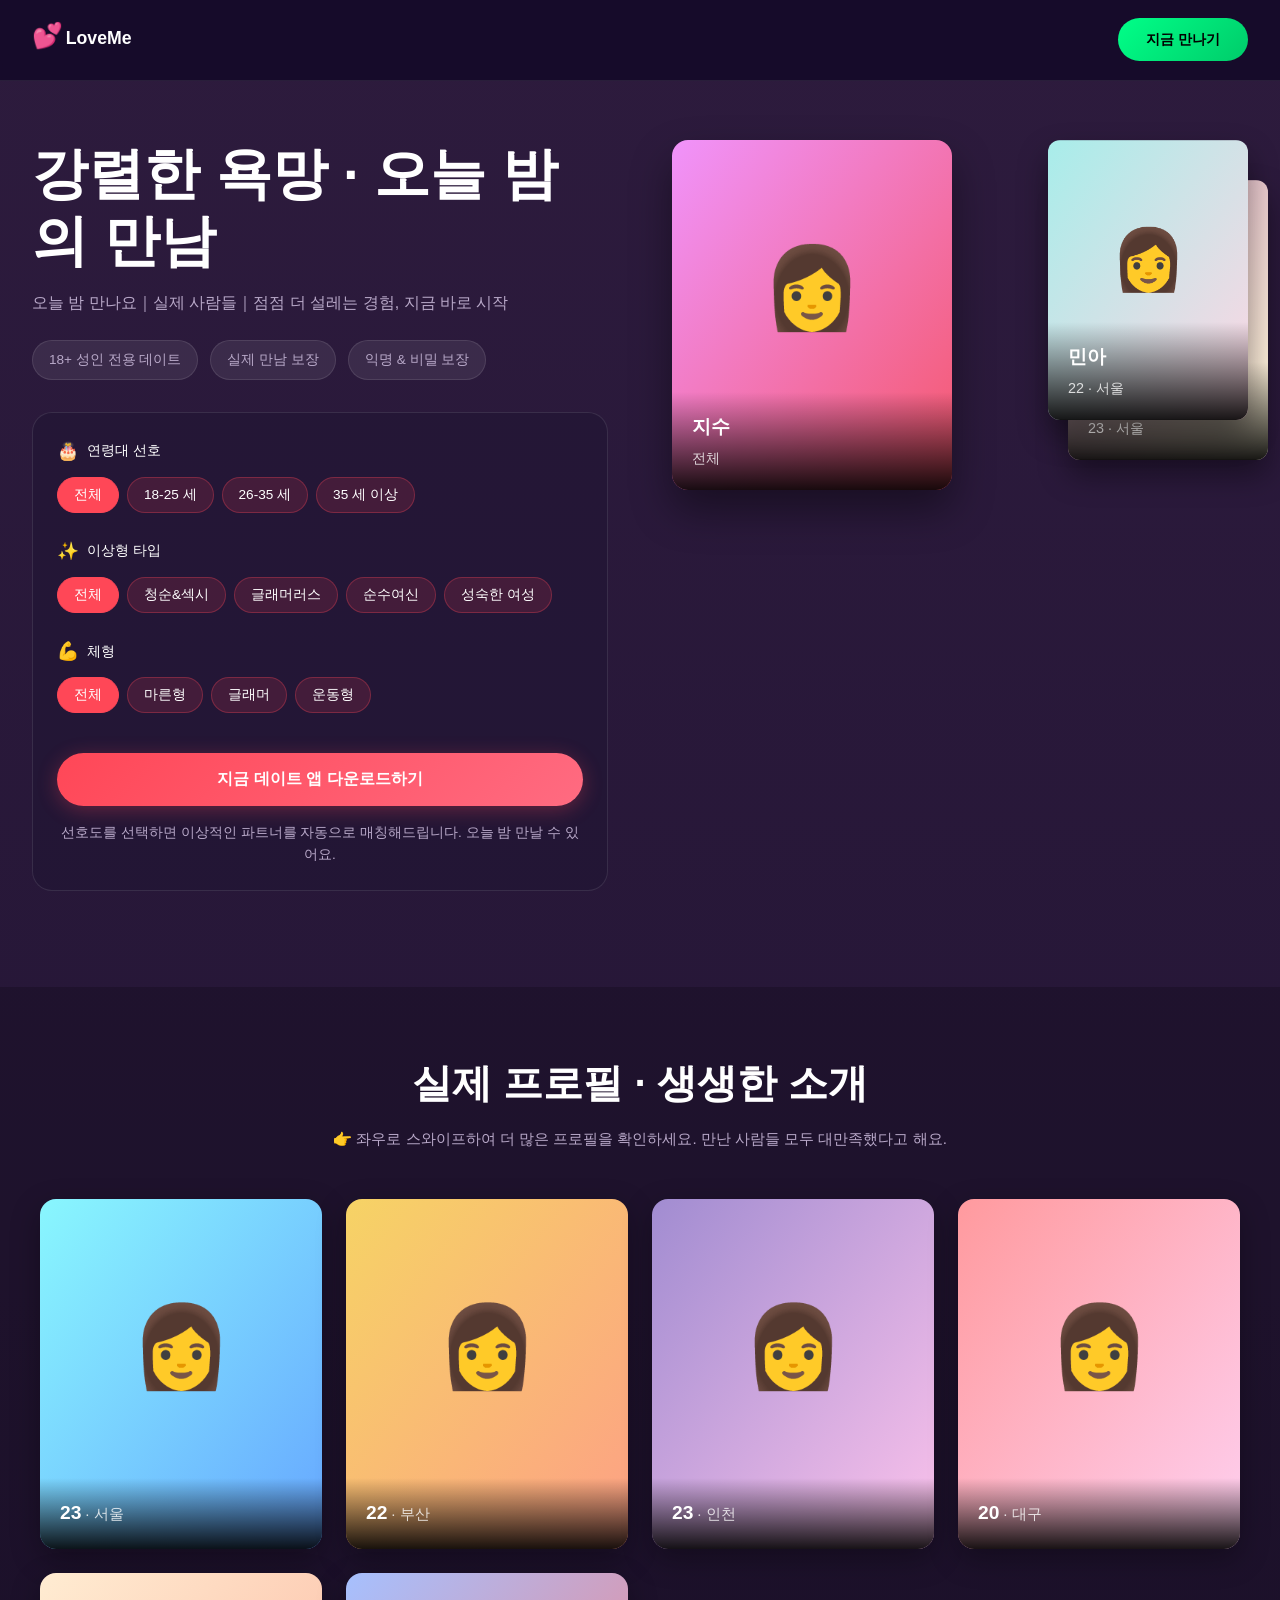
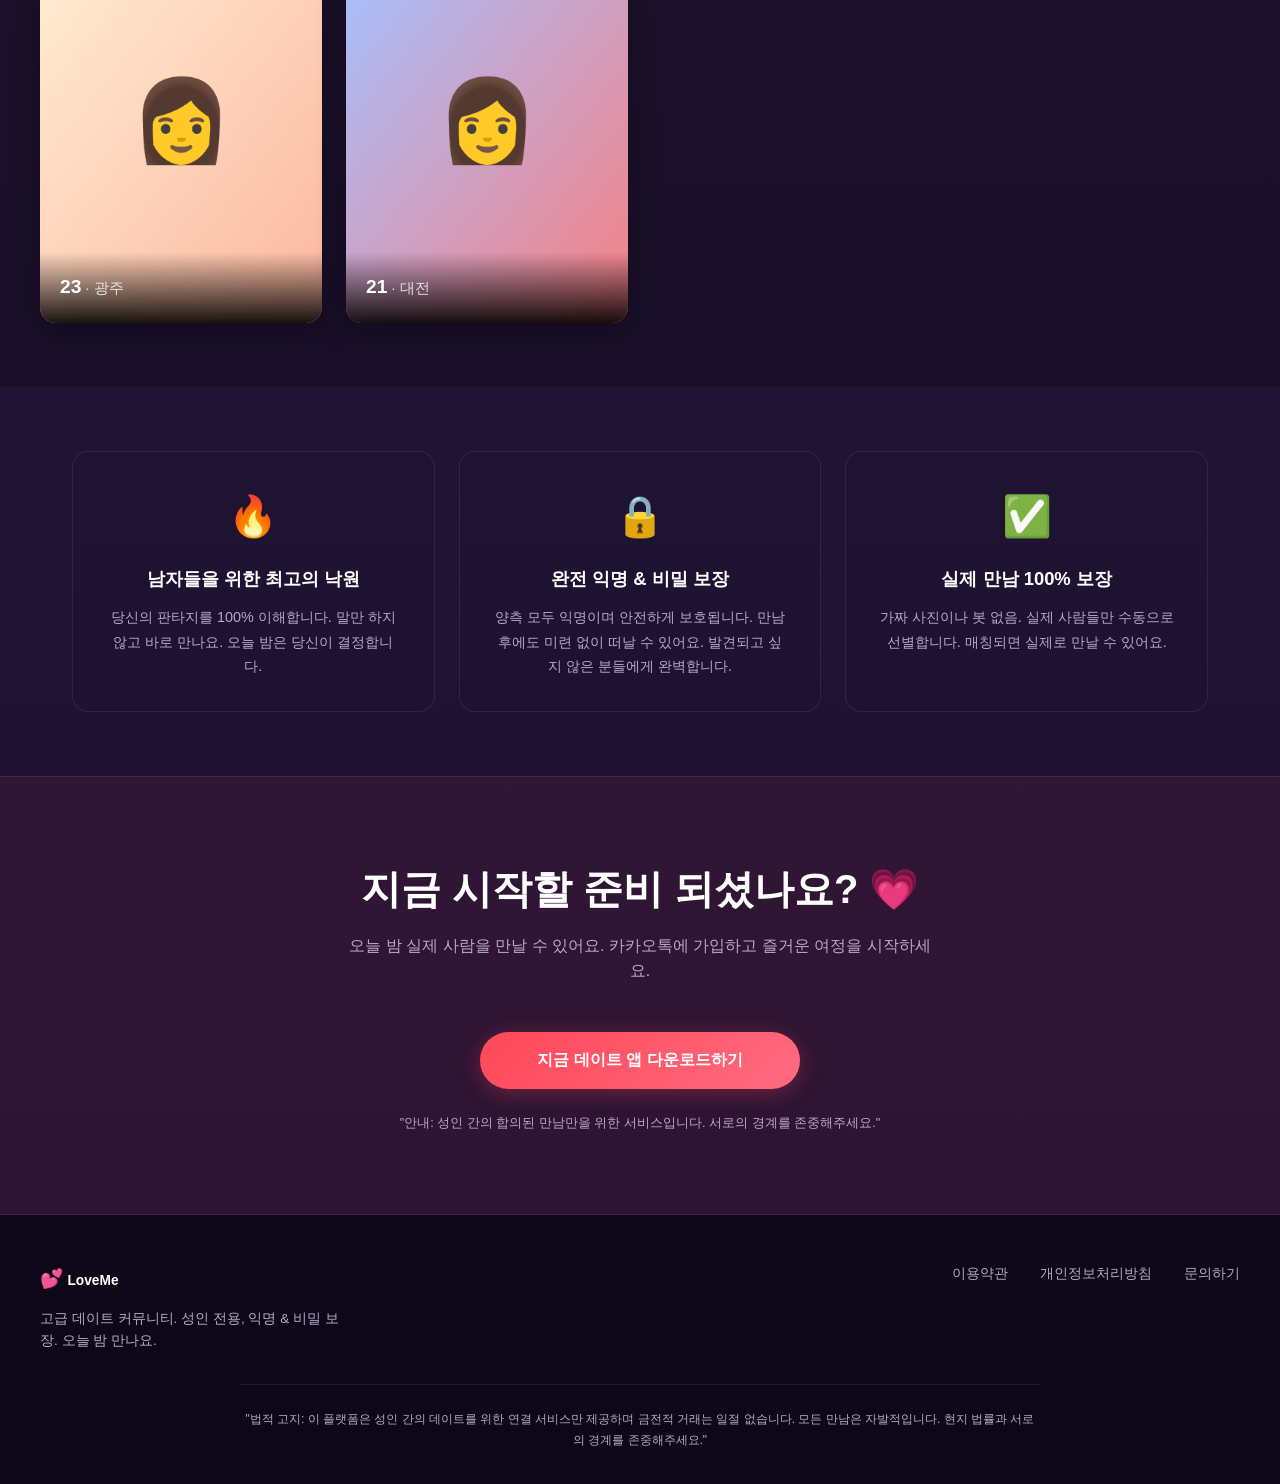
<file: Korea-2/index.html>
<!DOCTYPE html>
<html lang="ko">
<head>
    <meta charset="UTF-8">
    <meta name="viewport" content="width=device-width, initial-scale=1.0">
    <title>한국미팅 - 프리미엄 데이트 커뮤니티</title>
    <link rel="stylesheet" href="styles.css">
</head>
<body>
    <!-- Header -->
    <header class="header">
        <div class="header-container">
            <a href="#" class="logo">
                <img src="data:image/svg+xml,%3Csvg xmlns='http://www.w3.org/2000/svg' viewBox='0 0 150 45'%3E%3Ctext y='32' font-size='28' fill='%23ff4757'%3E💕%3C/text%3E%3Ctext x='38' y='32' font-size='20' fill='%23ffffff' font-family='sans-serif' font-weight='bold'%3ELoveMe%3C/text%3E%3C/svg%3E" alt="LoveMe 로고">
            </a>
            <button class="btn-meet-now">지금 만나기</button>
        </div>
    </header>

    <main>
        <!-- Hero Section -->
        <section class="hero-section">
            <div class="hero-container">
                <div class="hero-content">
                    <h1 class="hero-title">강렬한 욕망 · 오늘 밤의 만남</h1>
                    <p class="hero-subtitle">오늘 밤 만나요｜실제 사람들｜점점 더 설레는 경험, 지금 바로 시작</p>
                    
                    <ul class="hero-features">
                        <li>18+ 성인 전용 데이트</li>
                        <li>실제 만남 보장</li>
                        <li>익명 & 비밀 보장</li>
                    </ul>
                    
                    <!-- Preferences -->
                    <div class="preferences-wrapper">
                        <div class="preference-column">
                            <div class="preference-header">
                                <span class="preference-icon">🎂</span>
                                <span class="preference-label">연령대 선호</span>
                            </div>
                            <div class="preference-buttons">
                                <button class="pref-btn active">전체</button>
                                <button class="pref-btn">18-25 세</button>
                                <button class="pref-btn">26-35 세</button>
                                <button class="pref-btn">35 세 이상</button>
                            </div>
                        </div>
                        
                        <div class="preference-column">
                            <div class="preference-header">
                                <span class="preference-icon">✨</span>
                                <span class="preference-label">이상형 타입</span>
                            </div>
                            <div class="preference-buttons">
                                <button class="pref-btn active">전체</button>
                                <button class="pref-btn">청순&섹시</button>
                                <button class="pref-btn">글래머러스</button>
                                <button class="pref-btn">순수여신</button>
                                <button class="pref-btn">성숙한 여성</button>
                            </div>
                        </div>
                        
                        <div class="preference-column">
                            <div class="preference-header">
                                <span class="preference-icon">💪</span>
                                <span class="preference-label">체형</span>
                            </div>
                            <div class="preference-buttons">
                                <button class="pref-btn active">전체</button>
                                <button class="pref-btn">마른형</button>
                                <button class="pref-btn">글래머</button>
                                <button class="pref-btn">운동형</button>
                            </div>
                        </div>
                        
                        <button class="btn-download">지금 데이트 앱 다운로드하기</button>
                        <p class="subtext">선호도를 선택하면 이상적인 파트너를 자동으로 매칭해드립니다. 오늘 밤 만날 수 있어요.</p>
                    </div>
                </div>
                
                <!-- Profile Preview Cards -->
                <div class="profile-preview">
                    <div class="preview-card-large">
                        <img src="data:image/svg+xml,%3Csvg xmlns='http://www.w3.org/2000/svg' viewBox='0 0 280 350'%3E%3Cdefs%3E%3ClinearGradient id='g1' x1='0%25' y1='0%25' x2='100%25' y2='100%25'%3E%3Cstop offset='0%25' stop-color='%23f093fb'/%3E%3Cstop offset='100%25' stop-color='%23f5576c'/%3E%3C/linearGradient%3E%3C/defs%3E%3Crect fill='url(%23g1)' width='280' height='350'/%3E%3Ctext x='140' y='175' text-anchor='middle' font-size='80'%3E👩%3C/text%3E%3C/svg%3E" alt="지수" class="preview-img">
                        <div class="preview-overlay">
                            <span class="preview-name">지수</span>
                            <span class="preview-meta">전체</span>
                        </div>
                    </div>
                    <div class="preview-card-small small-1">
                        <img src="data:image/svg+xml,%3Csvg xmlns='http://www.w3.org/2000/svg' viewBox='0 0 200 280'%3E%3Cdefs%3E%3ClinearGradient id='g2' x1='0%25' y1='0%25' x2='100%25' y2='100%25'%3E%3Cstop offset='0%25' stop-color='%23a8edea'/%3E%3Cstop offset='100%25' stop-color='%23fed6e3'/%3E%3C/linearGradient%3E%3C/defs%3E%3Crect fill='url(%23g2)' width='200' height='280'/%3E%3Ctext x='100' y='140' text-anchor='middle' font-size='60'%3E👩%3C/text%3E%3C/svg%3E" alt="민아" class="preview-img">
                        <div class="preview-overlay">
                            <span class="preview-name">민아</span>
                            <span class="preview-meta">22 · 서울</span>
                        </div>
                    </div>
                    <div class="preview-card-small small-2">
                        <img src="data:image/svg+xml,%3Csvg xmlns='http://www.w3.org/2000/svg' viewBox='0 0 200 280'%3E%3Cdefs%3E%3ClinearGradient id='g3' x1='0%25' y1='0%25' x2='100%25' y2='100%25'%3E%3Cstop offset='0%25' stop-color='%23d299c2'/%3E%3Cstop offset='100%25' stop-color='%23fef9d7'/%3E%3C/linearGradient%3E%3C/defs%3E%3Crect fill='url(%23g3)' width='200' height='280'/%3E%3Ctext x='100' y='140' text-anchor='middle' font-size='60'%3E👩%3C/text%3E%3C/svg%3E" alt="서연" class="preview-img">
                        <div class="preview-overlay">
                            <span class="preview-name">서연</span>
                            <span class="preview-meta">23 · 서울</span>
                        </div>
                    </div>
                </div>
            </div>
        </section>

        <!-- Gallery Section -->
        <section class="gallery-section">
            <div class="gallery-header">
                <h2 class="gallery-title">실제 프로필 · 생생한 소개</h2>
                <p class="gallery-subtitle">👉 좌우로 스와이프하여 더 많은 프로필을 확인하세요. 만난 사람들 모두 대만족했다고 해요.</p>
            </div>
            
            <div class="profile-gallery">
                <div class="gallery-card">
                    <img src="data:image/svg+xml,%3Csvg xmlns='http://www.w3.org/2000/svg' viewBox='0 0 280 350'%3E%3Cdefs%3E%3ClinearGradient id='g4' x1='0%25' y1='0%25' x2='100%25' y2='100%25'%3E%3Cstop offset='0%25' stop-color='%2389f7fe'/%3E%3Cstop offset='100%25' stop-color='%2366a6ff'/%3E%3C/linearGradient%3E%3C/defs%3E%3Crect fill='url(%23g4)' width='280' height='350'/%3E%3Ctext x='140' y='175' text-anchor='middle' font-size='80'%3E👩%3C/text%3E%3C/svg%3E" alt="프로필 1" class="gallery-img">
                    <div class="gallery-info">
                        <span class="gallery-name">23</span>
                        <span class="gallery-location">· 서울</span>
                    </div>
                </div>
                <div class="gallery-card">
                    <img src="data:image/svg+xml,%3Csvg xmlns='http://www.w3.org/2000/svg' viewBox='0 0 280 350'%3E%3Cdefs%3E%3ClinearGradient id='g5' x1='0%25' y1='0%25' x2='100%25' y2='100%25'%3E%3Cstop offset='0%25' stop-color='%23f6d365'/%3E%3Cstop offset='100%25' stop-color='%23fda085'/%3E%3C/linearGradient%3E%3C/defs%3E%3Crect fill='url(%23g5)' width='280' height='350'/%3E%3Ctext x='140' y='175' text-anchor='middle' font-size='80'%3E👩%3C/text%3E%3C/svg%3E" alt="프로필 2" class="gallery-img">
                    <div class="gallery-info">
                        <span class="gallery-name">22</span>
                        <span class="gallery-location">· 부산</span>
                    </div>
                </div>
                <div class="gallery-card">
                    <img src="data:image/svg+xml,%3Csvg xmlns='http://www.w3.org/2000/svg' viewBox='0 0 280 350'%3E%3Cdefs%3E%3ClinearGradient id='g6' x1='0%25' y1='0%25' x2='100%25' y2='100%25'%3E%3Cstop offset='0%25' stop-color='%23a18cd1'/%3E%3Cstop offset='100%25' stop-color='%23fbc2eb'/%3E%3C/linearGradient%3E%3C/defs%3E%3Crect fill='url(%23g6)' width='280' height='350'/%3E%3Ctext x='140' y='175' text-anchor='middle' font-size='80'%3E👩%3C/text%3E%3C/svg%3E" alt="프로필 3" class="gallery-img">
                    <div class="gallery-info">
                        <span class="gallery-name">23</span>
                        <span class="gallery-location">· 인천</span>
                    </div>
                </div>
                <div class="gallery-card">
                    <img src="data:image/svg+xml,%3Csvg xmlns='http://www.w3.org/2000/svg' viewBox='0 0 280 350'%3E%3Cdefs%3E%3ClinearGradient id='g7' x1='0%25' y1='0%25' x2='100%25' y2='100%25'%3E%3Cstop offset='0%25' stop-color='%23ff9a9e'/%3E%3Cstop offset='100%25' stop-color='%23fecfef'/%3E%3C/linearGradient%3E%3C/defs%3E%3Crect fill='url(%23g7)' width='280' height='350'/%3E%3Ctext x='140' y='175' text-anchor='middle' font-size='80'%3E👩%3C/text%3E%3C/svg%3E" alt="프로필 4" class="gallery-img">
                    <div class="gallery-info">
                        <span class="gallery-name">20</span>
                        <span class="gallery-location">· 대구</span>
                    </div>
                </div>
                <div class="gallery-card">
                    <img src="data:image/svg+xml,%3Csvg xmlns='http://www.w3.org/2000/svg' viewBox='0 0 280 350'%3E%3Cdefs%3E%3ClinearGradient id='g8' x1='0%25' y1='0%25' x2='100%25' y2='100%25'%3E%3Cstop offset='0%25' stop-color='%23ffecd2'/%3E%3Cstop offset='100%25' stop-color='%23fcb69f'/%3E%3C/linearGradient%3E%3C/defs%3E%3Crect fill='url(%23g8)' width='280' height='350'/%3E%3Ctext x='140' y='175' text-anchor='middle' font-size='80'%3E👩%3C/text%3E%3C/svg%3E" alt="프로필 5" class="gallery-img">
                    <div class="gallery-info">
                        <span class="gallery-name">23</span>
                        <span class="gallery-location">· 광주</span>
                    </div>
                </div>
                <div class="gallery-card">
                    <img src="data:image/svg+xml,%3Csvg xmlns='http://www.w3.org/2000/svg' viewBox='0 0 280 350'%3E%3Cdefs%3E%3ClinearGradient id='g9' x1='0%25' y1='0%25' x2='100%25' y2='100%25'%3E%3Cstop offset='0%25' stop-color='%23a6c0fe'/%3E%3Cstop offset='100%25' stop-color='%23f68084'/%3E%3C/linearGradient%3E%3C/defs%3E%3Crect fill='url(%23g9)' width='280' height='350'/%3E%3Ctext x='140' y='175' text-anchor='middle' font-size='80'%3E👩%3C/text%3E%3C/svg%3E" alt="프로필 6" class="gallery-img">
                    <div class="gallery-info">
                        <span class="gallery-name">21</span>
                        <span class="gallery-location">· 대전</span>
                    </div>
                </div>
            </div>
        </section>

        <!-- Features Section -->
        <section class="features-section">
            <div class="feature-card">
                <div class="feature-icon">🔥</div>
                <h3 class="feature-title">남자들을 위한 최고의 낙원</h3>
                <p class="feature-desc">당신의 판타지를 100% 이해합니다. 말만 하지 않고 바로 만나요. 오늘 밤은 당신이 결정합니다.</p>
            </div>
            <div class="feature-card">
                <div class="feature-icon">🔒</div>
                <h3 class="feature-title">완전 익명 & 비밀 보장</h3>
                <p class="feature-desc">양측 모두 익명이며 안전하게 보호됩니다. 만남 후에도 미련 없이 떠날 수 있어요. 발견되고 싶지 않은 분들에게 완벽합니다.</p>
            </div>
            <div class="feature-card">
                <div class="feature-icon">✅</div>
                <h3 class="feature-title">실제 만남 100% 보장</h3>
                <p class="feature-desc">가짜 사진이나 봇 없음. 실제 사람들만 수동으로 선별합니다. 매칭되면 실제로 만날 수 있어요.</p>
            </div>
        </section>

        <!-- CTA Section -->
        <section class="cta-section">
            <h2 class="cta-title">지금 시작할 준비 되셨나요? 💗</h2>
            <p class="cta-subtitle">오늘 밤 실제 사람을 만날 수 있어요. 카카오톡에 가입하고 즐거운 여정을 시작하세요.</p>
            <button class="btn-download large">지금 데이트 앱 다운로드하기</button>
            <p class="cta-disclaimer">"안내: 성인 간의 합의된 만남만을 위한 서비스입니다. 서로의 경계를 존중해주세요."</p>
        </section>
    </main>

    <!-- Footer -->
    <footer class="footer">
        <div class="footer-container">
            <div class="footer-brand">
                <img src="data:image/svg+xml,%3Csvg xmlns='http://www.w3.org/2000/svg' viewBox='0 0 120 35'%3E%3Ctext y='26' font-size='22' fill='%23ff4757'%3E💕%3C/text%3E%3Ctext x='32' y='26' font-size='16' fill='%23ffffff' font-family='sans-serif' font-weight='bold'%3ELoveMe%3C/text%3E%3C/svg%3E" alt="LoveMe 로고" class="footer-logo">
                <p class="footer-desc">고급 데이트 커뮤니티. 성인 전용, 익명 & 비밀 보장. 오늘 밤 만나요.</p>
            </div>
            <div class="footer-links">
                <a href="#" class="footer-link">이용약관</a>
                <a href="#" class="footer-link">개인정보처리방침</a>
                <a href="#" class="footer-link">문의하기</a>
            </div>
        </div>
        <p class="legal-warning">"법적 고지: 이 플랫폼은 성인 간의 데이트를 위한 연결 서비스만 제공하며 금전적 거래는 일절 없습니다. 모든 만남은 자발적입니다. 현지 법률과 서로의 경계를 존중해주세요."</p>
    </footer>

    <script src="script.js"></script>
</body>
</html>
</file>
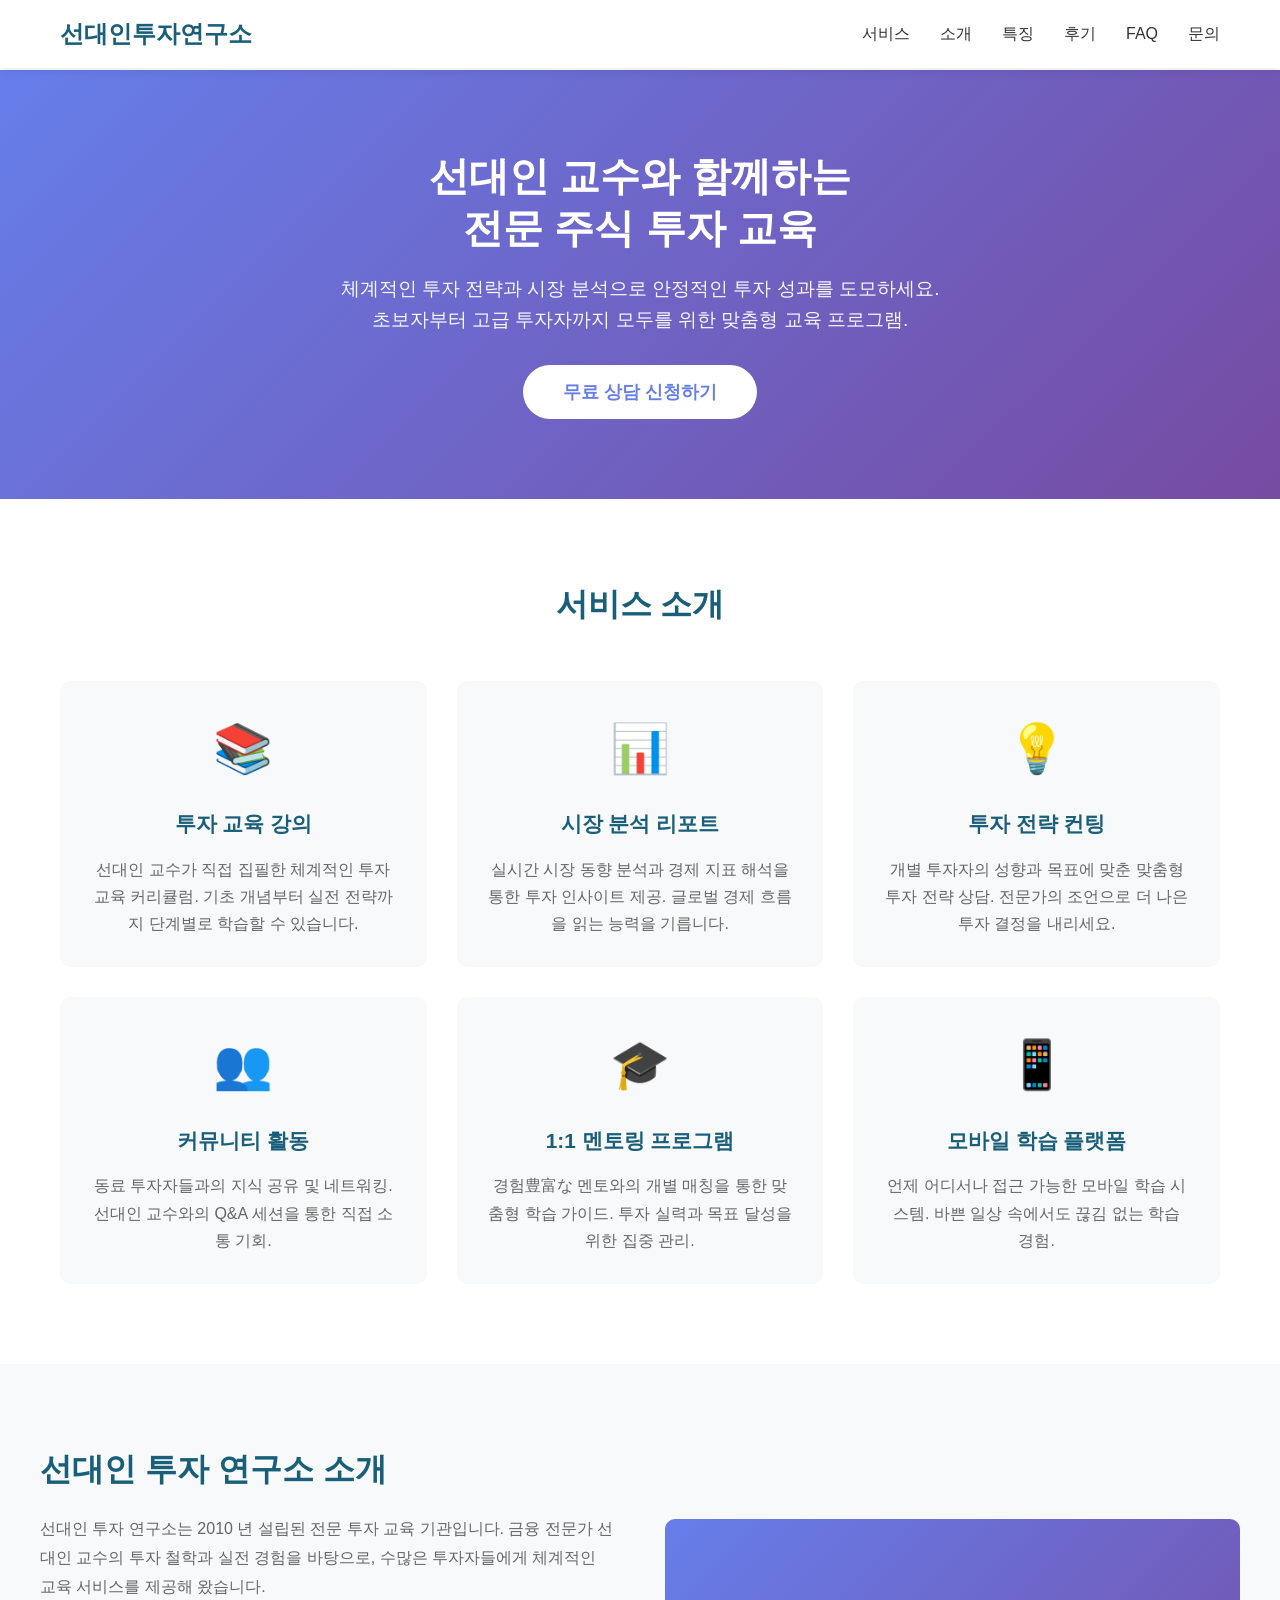
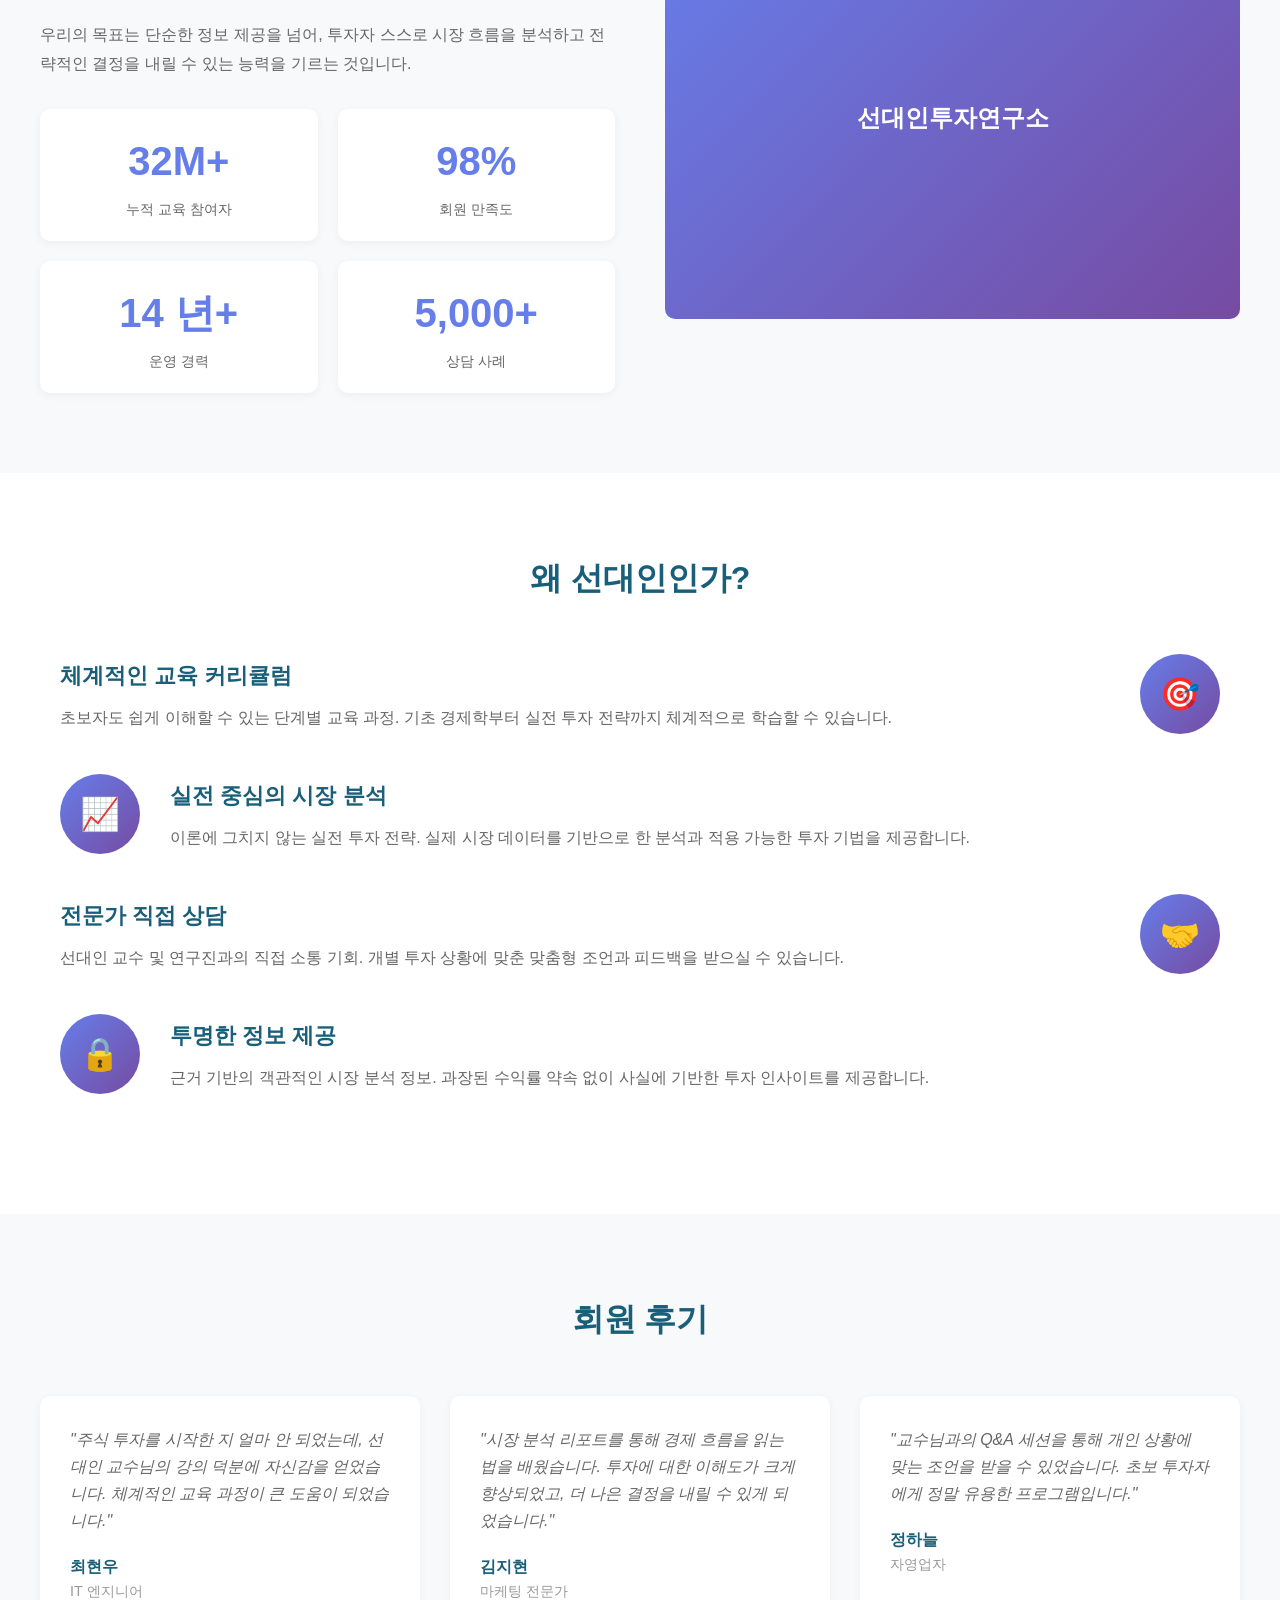
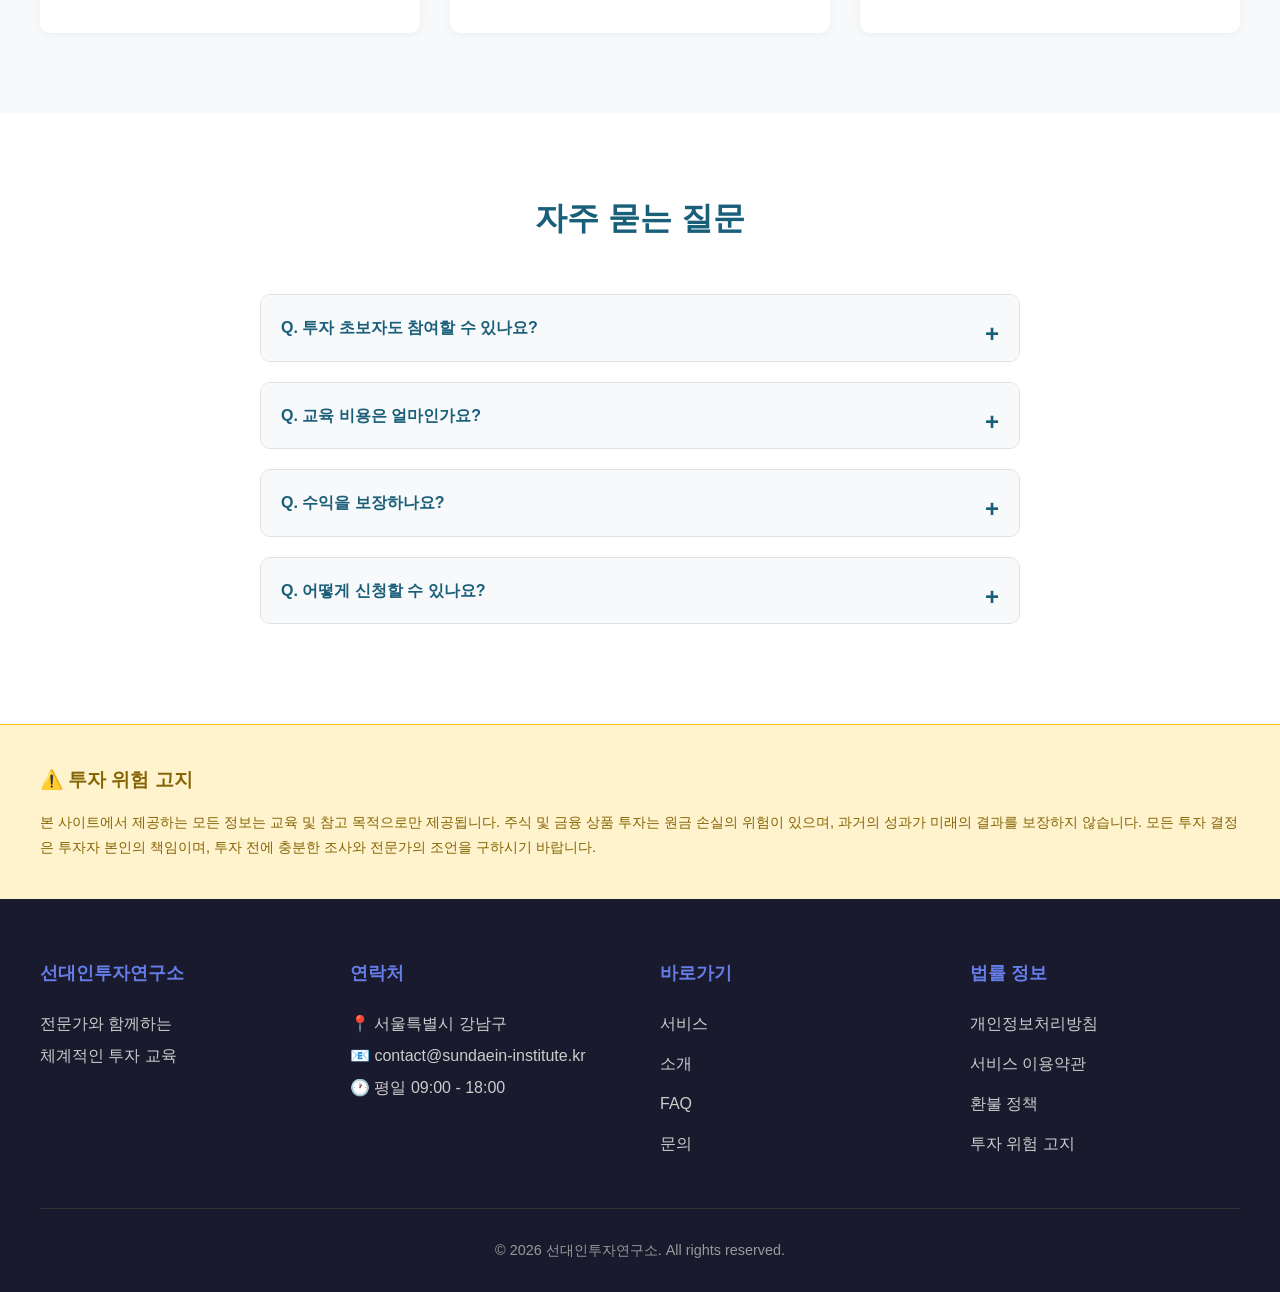
<file: korea-landing-final.html>
<!DOCTYPE html>
<html lang="ko">
<head>
    <meta charset="UTF-8">
    <meta name="viewport" content="width=device-width, initial-scale=1.0">
    <title>선대인 투자 연구소 - 전문 주식 투자 교육</title>
    <meta name="description" content="선대인 교수와 함께하는 주식 투자 교육 프로그램. 체계적인 투자 전략과 시장 분석으로 안정적인 투자를 도모하세요.">
    <style>
        * {
            margin: 0;
            padding: 0;
            box-sizing: border-box;
        }
        
        body {
            font-family: 'Apple SD Gothic Neo', 'Malgun Gothic', 'Noto Sans KR', sans-serif;
            line-height: 1.6;
            color: #333;
            background: #fff;
        }
        
        /* Header */
        header {
            background: #fff;
            box-shadow: 0 2px 10px rgba(0,0,0,0.1);
            position: fixed;
            width: 100%;
            top: 0;
            z-index: 1000;
        }
        
        .header-container {
            max-width: 1200px;
            margin: 0 auto;
            padding: 15px 20px;
            display: flex;
            justify-content: space-between;
            align-items: center;
        }
        
        .logo {
            font-size: 24px;
            font-weight: bold;
            color: #1a5f7a;
            text-decoration: none;
            cursor: pointer;
        }
        
        .logo:hover {
            opacity: 0.8;
        }
        
        nav ul {
            display: flex;
            list-style: none;
            gap: 30px;
            margin: 0;
            padding: 0;
        }
        
        nav li span {
            text-decoration: none;
            color: #333;
            font-weight: 500;
            transition: color 0.3s;
            cursor: pointer;
            white-space: nowrap;
        }
        
        nav li span:hover {
            color: #1a5f7a;
        }
        
        .mobile-menu-btn {
            display: none;
            flex-direction: column;
            gap: 5px;
            background: none;
            border: none;
            cursor: pointer;
            padding: 5px;
            z-index: 1001;
        }
        
        .mobile-menu-btn span {
            width: 25px;
            height: 3px;
            background: #333;
            border-radius: 2px;
            transition: all 0.3s;
        }
        
        .mobile-menu-btn.active span:nth-child(1) {
            transform: rotate(45deg) translate(5px, 5px);
        }
        
        .mobile-menu-btn.active span:nth-child(2) {
            opacity: 0;
        }
        
        .mobile-menu-btn.active span:nth-child(3) {
            transform: rotate(-45deg) translate(7px, -6px);
        }
        
        .mobile-nav {
            display: none;
            position: fixed;
            top: 70px;
            left: 0;
            width: 100%;
            background: white;
            box-shadow: 0 4px 10px rgba(0,0,0,0.1);
            padding: 20px;
            z-index: 999;
        }
        
        .mobile-nav.active {
            display: block;
        }
        
        .mobile-nav span {
            display: block;
            padding: 15px 0;
            border-bottom: 1px solid #f0f0f0;
            color: #333;
            font-weight: 500;
            cursor: pointer;
        }
        
        .mobile-nav span:last-child {
            border-bottom: none;
        }
        
        .mobile-nav span:hover {
            color: #1a5f7a;
        }
        
        /* Hero Section */
        .hero {
            margin-top: 70px;
            padding: 80px 20px;
            background: linear-gradient(135deg, #667eea 0%, #764ba2 100%);
            color: white;
            text-align: center;
        }
        
        .hero h1 {
            font-size: 2.5rem;
            margin-bottom: 20px;
            line-height: 1.3;
        }
        
        .hero p {
            font-size: 1.2rem;
            max-width: 700px;
            margin: 0 auto 30px;
            opacity: 0.95;
        }
        
        .cta-button {
            display: inline-block;
            background: #fff;
            color: #667eea;
            padding: 15px 40px;
            border-radius: 30px;
            text-decoration: none;
            font-weight: bold;
            font-size: 1.1rem;
            transition: transform 0.3s, box-shadow 0.3s;
            cursor: pointer;
            border: none;
        }
        
        .cta-button:hover {
            transform: translateY(-2px);
            box-shadow: 0 10px 30px rgba(0,0,0,0.2);
        }
        
        /* Services Section */
        .services {
            padding: 80px 20px;
            max-width: 1200px;
            margin: 0 auto;
        }
        
        .section-title {
            text-align: center;
            font-size: 2rem;
            color: #1a5f7a;
            margin-bottom: 50px;
        }
        
        .services-grid {
            display: grid;
            grid-template-columns: repeat(auto-fit, minmax(280px, 1fr));
            gap: 30px;
        }
        
        .service-card {
            background: #f8f9fa;
            padding: 30px;
            border-radius: 10px;
            text-align: center;
            transition: transform 0.3s;
        }
        
        .service-card:hover {
            transform: translateY(-5px);
        }
        
        .service-icon {
            font-size: 3rem;
            margin-bottom: 20px;
        }
        
        .service-card h3 {
            color: #1a5f7a;
            margin-bottom: 15px;
            font-size: 1.3rem;
        }
        
        .service-card p {
            color: #666;
            line-height: 1.7;
        }
        
        /* About Section */
        .about {
            padding: 80px 20px;
            background: #f8f9fa;
        }
        
        .about-container {
            max-width: 1200px;
            margin: 0 auto;
            display: grid;
            grid-template-columns: 1fr 1fr;
            gap: 50px;
            align-items: center;
        }
        
        .about-content h2 {
            color: #1a5f7a;
            font-size: 2rem;
            margin-bottom: 20px;
        }
        
        .about-content p {
            color: #666;
            margin-bottom: 20px;
            line-height: 1.8;
        }
        
        .stats-grid {
            display: grid;
            grid-template-columns: repeat(2, 1fr);
            gap: 20px;
            margin-top: 30px;
        }
        
        .stat-item {
            text-align: center;
            padding: 20px;
            background: white;
            border-radius: 10px;
            box-shadow: 0 2px 10px rgba(0,0,0,0.05);
        }
        
        .stat-number {
            font-size: 2.5rem;
            font-weight: bold;
            color: #667eea;
        }
        
        .stat-label {
            color: #666;
            font-size: 0.9rem;
            margin-top: 5px;
        }
        
        /* Features Section */
        .features {
            padding: 80px 20px;
            max-width: 1200px;
            margin: 0 auto;
        }
        
        .feature-item {
            display: flex;
            gap: 30px;
            margin-bottom: 40px;
            align-items: center;
        }
        
        .feature-item:nth-child(even) {
            flex-direction: row-reverse;
        }
        
        .feature-icon {
            width: 80px;
            height: 80px;
            background: linear-gradient(135deg, #667eea 0%, #764ba2 100%);
            border-radius: 50%;
            display: flex;
            align-items: center;
            justify-content: center;
            font-size: 2rem;
            flex-shrink: 0;
        }
        
        .feature-content {
            flex: 1;
        }
        
        .feature-content h3 {
            color: #1a5f7a;
            margin-bottom: 10px;
            font-size: 1.4rem;
        }
        
        .feature-content p {
            color: #666;
            line-height: 1.7;
        }
        
        /* Testimonials */
        .testimonials {
            padding: 80px 20px;
            background: #f8f9fa;
        }
        
        .testimonials-container {
            max-width: 1200px;
            margin: 0 auto;
        }
        
        .testimonials-grid {
            display: grid;
            grid-template-columns: repeat(auto-fit, minmax(300px, 1fr));
            gap: 30px;
        }
        
        .testimonial-card {
            background: white;
            padding: 30px;
            border-radius: 10px;
            box-shadow: 0 2px 10px rgba(0,0,0,0.05);
        }
        
        .testimonial-text {
            font-style: italic;
            color: #666;
            margin-bottom: 20px;
            line-height: 1.7;
        }
        
        .testimonial-author {
            font-weight: bold;
            color: #1a5f7a;
        }
        
        .testimonial-role {
            font-size: 0.9rem;
            color: #999;
        }
        
        /* FAQ Section */
        .faq {
            padding: 80px 20px;
            max-width: 800px;
            margin: 0 auto;
        }
        
        .faq-item {
            margin-bottom: 20px;
            border: 1px solid #e0e0e0;
            border-radius: 10px;
            overflow: hidden;
            cursor: pointer;
        }
        
        .faq-question {
            padding: 20px;
            background: #f8f9fa;
            font-weight: bold;
            color: #1a5f7a;
            position: relative;
        }
        
        .faq-question::after {
            content: '+';
            position: absolute;
            right: 20px;
            font-size: 24px;
            transition: transform 0.3s;
        }
        
        .faq-item.active .faq-question::after {
            transform: rotate(45deg);
        }
        
        .faq-answer {
            padding: 20px;
            color: #666;
            line-height: 1.7;
            display: none;
        }
        
        .faq-item.active .faq-answer {
            display: block;
        }
        
        /* Risk Disclosure */
        .risk-disclosure {
            padding: 40px 20px;
            background: #fff3cd;
            border-top: 1px solid #ffc107;
        }
        
        .risk-container {
            max-width: 1200px;
            margin: 0 auto;
        }
        
        .risk-container h3 {
            color: #856404;
            margin-bottom: 15px;
        }
        
        .risk-container p {
            color: #856404;
            font-size: 0.9rem;
            line-height: 1.7;
        }
        
        /* Footer */
        footer {
            background: #1a1a2e;
            color: white;
            padding: 60px 20px 30px;
        }
        
        .footer-container {
            max-width: 1200px;
            margin: 0 auto;
            display: grid;
            grid-template-columns: repeat(auto-fit, minmax(200px, 1fr));
            gap: 40px;
        }
        
        .footer-section h4 {
            color: #667eea;
            margin-bottom: 20px;
            font-size: 1.1rem;
        }
        
        .footer-section p {
            color: #ccc;
            line-height: 2;
        }
        
        .footer-link {
            color: #ccc;
            cursor: pointer;
            display: block;
            margin-bottom: 8px;
            text-decoration: none;
        }
        
        .footer-link:hover {
            color: white;
            text-decoration: underline;
        }
        
        .footer-bottom {
            max-width: 1200px;
            margin: 40px auto 0;
            padding-top: 30px;
            border-top: 1px solid #333;
            text-align: center;
            color: #999;
            font-size: 0.9rem;
        }
        
        /* Modal Styles */
        .modal-overlay {
            display: none;
            position: fixed;
            top: 0;
            left: 0;
            width: 100%;
            height: 100%;
            background: rgba(0, 0, 0, 0.7);
            z-index: 10000;
            overflow-y: auto;
        }
        
        .modal-overlay.active {
            display: block;
        }
        
        .modal-content {
            background: white;
            max-width: 800px;
            margin: 40px auto;
            border-radius: 10px;
            position: relative;
            animation: modalSlideIn 0.3s ease-out;
        }
        
        @keyframes modalSlideIn {
            from {
                opacity: 0;
                transform: translateY(-50px);
            }
            to {
                opacity: 1;
                transform: translateY(0);
            }
        }
        
        .modal-header {
            padding: 30px 40px 20px;
            border-bottom: 2px solid #667eea;
            position: sticky;
            top: 0;
            background: white;
            border-radius: 10px 10px 0 0;
        }
        
        .modal-header h2 {
            color: #1a5f7a;
            font-size: 1.8rem;
            margin: 0;
        }
        
        .modal-close {
            position: absolute;
            top: 20px;
            right: 20px;
            background: #f0f0f0;
            border: none;
            width: 40px;
            height: 40px;
            border-radius: 50%;
            font-size: 24px;
            cursor: pointer;
            color: #666;
            transition: all 0.3s;
        }
        
        .modal-close:hover {
            background: #e0e0e0;
            color: #333;
        }
        
        .modal-body {
            padding: 40px;
            max-height: 70vh;
            overflow-y: auto;
        }
        
        .modal-body h3 {
            color: #1a5f7a;
            margin: 25px 0 15px;
            font-size: 1.3rem;
        }
        
        .modal-body p {
            color: #666;
            margin-bottom: 15px;
            line-height: 1.7;
        }
        
        .modal-body ul,
        .modal-body ol {
            margin: 15px 0 15px 30px;
            color: #666;
        }
        
        .modal-body li {
            margin-bottom: 8px;
        }
        
        .modal-body .highlight {
            background: #fff3cd;
            padding: 20px;
            border-radius: 5px;
            margin: 20px 0;
            border-left: 4px solid #ffc107;
        }
        
        .modal-body .warning-box {
            background: #fff3cd;
            border: 1px solid #ffc107;
            border-radius: 5px;
            padding: 25px;
            margin: 25px 0;
        }
        
        .modal-body .danger-box {
            background: #f8d7da;
            border: 1px solid #f5c6cb;
            border-radius: 5px;
            padding: 25px;
            margin: 25px 0;
        }
        
        .modal-body .info-box {
            background: #d1ecf1;
            border: 1px solid #bee5eb;
            border-radius: 5px;
            padding: 25px;
            margin: 25px 0;
        }
        
        .modal-body table {
            width: 100%;
            border-collapse: collapse;
            margin: 20px 0;
        }
        
        .modal-body th,
        .modal-body td {
            border: 1px solid #e0e0e0;
            padding: 12px;
            text-align: left;
        }
        
        .modal-body th {
            background: #f8f9fa;
            color: #1a5f7a;
        }
        
        /* Mobile Responsive */
        @media (max-width: 768px) {
            .header-container {
                padding: 10px 15px;
                position: relative;
            }
            
            .logo {
                font-size: 16px;
                white-space: nowrap;
            }
            
            .mobile-menu-btn {
                display: flex;
                position: absolute;
                right: 0;
                top: 50%;
                transform: translateY(-50%);
            }
            
            nav ul {
                display: none;
            }
            
            .hero {
                margin-top: 60px;
                padding: 50px 15px;
            }
            
            .hero h1 {
                font-size: 1.5rem;
            }
            
            .hero p {
                font-size: 0.95rem;
            }
            
            .cta-button {
                padding: 12px 30px;
                font-size: 1rem;
            }
            
            .section-title {
                font-size: 1.5rem;
                margin-bottom: 30px;
            }
            
            .services {
                padding: 50px 15px;
            }
            
            .services-grid {
                grid-template-columns: 1fr;
                gap: 20px;
            }
            
            .service-card {
                padding: 20px;
            }
            
            .about {
                padding: 50px 15px;
            }
            
            .about-container {
                grid-template-columns: 1fr;
                gap: 30px;
            }
            
            .about-content h2 {
                text-align: center;
            }
            
            .feature-item {
                flex-direction: column !important;
                text-align: center;
                gap: 15px;
            }
            
            .feature-icon {
                width: 60px;
                height: 60px;
                font-size: 1.5rem;
            }
            
            .features {
                padding: 50px 15px;
            }
            
            .testimonials {
                padding: 50px 15px;
            }
            
            .testimonials-grid {
                grid-template-columns: 1fr;
            }
            
            .faq {
                padding: 50px 15px;
            }
            
            .stats-grid {
                grid-template-columns: 1fr 1fr;
                gap: 10px;
            }
            
            .stat-item {
                padding: 15px 10px;
            }
            
            .stat-number {
                font-size: 1.8rem;
            }
            
            .stat-label {
                font-size: 0.8rem;
            }
            
            .modal-content {
                margin: 15px;
                max-width: calc(100% - 30px);
            }
            
            .modal-header {
                padding: 15px 20px;
            }
            
            .modal-header h2 {
                font-size: 1.3rem;
            }
            
            .modal-body {
                padding: 20px;
                max-height: 60vh;
            }
            
            .modal-close {
                width: 35px;
                height: 35px;
                font-size: 20px;
            }
            
            .footer-container {
                grid-template-columns: 1fr;
                gap: 25px;
            }
            
            .risk-disclosure {
                padding: 25px 15px;
            }
        }
    </style>
</head>
<body>
    <!-- Header -->
    <header>
        <div class="header-container">
            <span class="logo" onclick="scrollToSection('hero')" style="cursor: pointer;">선대인투자연구소</span>
            <button class="mobile-menu-btn" onclick="toggleMobileMenu()" aria-label="메뉴">
                <span></span>
                <span></span>
                <span></span>
            </button>
            <nav>
                <ul>
                    <li><span onclick="scrollToSection('services')">서비스</span></li>
                    <li><span onclick="scrollToSection('about')">소개</span></li>
                    <li><span onclick="scrollToSection('features')">특징</span></li>
                    <li><span onclick="scrollToSection('testimonials')">후기</span></li>
                    <li><span onclick="scrollToSection('faq')">FAQ</span></li>
                    <li><span onclick="scrollToSection('contact')">문의</span></li>
                </ul>
            </nav>
        </div>
        <div class="mobile-nav" id="mobileNav">
            <span onclick="scrollToSection('services'); toggleMobileMenu()">서비스</span>
            <span onclick="scrollToSection('about'); toggleMobileMenu()">소개</span>
            <span onclick="scrollToSection('features'); toggleMobileMenu()">특징</span>
            <span onclick="scrollToSection('testimonials'); toggleMobileMenu()">후기</span>
            <span onclick="scrollToSection('faq'); toggleMobileMenu()">FAQ</span>
            <span onclick="scrollToSection('contact'); toggleMobileMenu()">문의</span>
        </div>
    </header>

    <!-- Hero Section -->
    <section id="hero" class="hero">
        <h1>선대인 교수와 함께하는<br>전문 주식 투자 교육</h1>
        <p>체계적인 투자 전략과 시장 분석으로 안정적인 투자 성과를 도모하세요.<br>초보자부터 고급 투자자까지 모두를 위한 맞춤형 교육 프로그램.</p>
        <button class="cta-button" onclick="scrollToSection('contact')">무료 상담 신청하기</button>
    </section>

    <!-- Services Section -->
    <section id="services" class="services">
        <h2 class="section-title">서비스 소개</h2>
        <div class="services-grid">
            <div class="service-card">
                <div class="service-icon">📚</div>
                <h3>투자 교육 강의</h3>
                <p>선대인 교수가 직접 집필한 체계적인 투자 교육 커리큘럼. 기초 개념부터 실전 전략까지 단계별로 학습할 수 있습니다.</p>
            </div>
            <div class="service-card">
                <div class="service-icon">📊</div>
                <h3>시장 분석 리포트</h3>
                <p>실시간 시장 동향 분석과 경제 지표 해석을 통한 투자 인사이트 제공. 글로벌 경제 흐름을 읽는 능력을 기릅니다.</p>
            </div>
            <div class="service-card">
                <div class="service-icon">💡</div>
                <h3>투자 전략 컨팅</h3>
                <p>개별 투자자의 성향과 목표에 맞춘 맞춤형 투자 전략 상담. 전문가의 조언으로 더 나은 투자 결정을 내리세요.</p>
            </div>
            <div class="service-card">
                <div class="service-icon">👥</div>
                <h3>커뮤니티 활동</h3>
                <p>동료 투자자들과의 지식 공유 및 네트워킹. 선대인 교수와의 Q&A 세션을 통한 직접 소통 기회.</p>
            </div>
            <div class="service-card">
                <div class="service-icon">🎓</div>
                <h3>1:1 멘토링 프로그램</h3>
                <p>경험豊富な 멘토와의 개별 매칭을 통한 맞춤형 학습 가이드. 투자 실력과 목표 달성을 위한 집중 관리.</p>
            </div>
            <div class="service-card">
                <div class="service-icon">📱</div>
                <h3>모바일 학습 플랫폼</h3>
                <p>언제 어디서나 접근 가능한 모바일 학습 시스템. 바쁜 일상 속에서도 끊김 없는 학습 경험.</p>
            </div>
        </div>
    </section>

    <!-- About Section -->
    <section id="about" class="about">
        <div class="about-container">
            <div class="about-content">
                <h2>선대인 투자 연구소 소개</h2>
                <p>선대인 투자 연구소는 2010 년 설립된 전문 투자 교육 기관입니다. 금융 전문가 선대인 교수의 투자 철학과 실전 경험을 바탕으로, 수많은 투자자들에게 체계적인 교육 서비스를 제공해 왔습니다.</p>
                <p>우리의 목표는 단순한 정보 제공을 넘어, 투자자 스스로 시장 흐름을 분석하고 전략적인 결정을 내릴 수 있는 능력을 기르는 것입니다.</p>
                
                <div class="stats-grid">
                    <div class="stat-item">
                        <div class="stat-number">32M+</div>
                        <div class="stat-label">누적 교육 참여자</div>
                    </div>
                    <div class="stat-item">
                        <div class="stat-number">98%</div>
                        <div class="stat-label">회원 만족도</div>
                    </div>
                    <div class="stat-item">
                        <div class="stat-number">14 년+</div>
                        <div class="stat-label">운영 경력</div>
                    </div>
                    <div class="stat-item">
                        <div class="stat-number">5,000+</div>
                        <div class="stat-label">상담 사례</div>
                    </div>
                </div>
            </div>
            <div class="about-image">
                <div style="width: 100%; height: 400px; background: linear-gradient(135deg, #667eea 0%, #764ba2 100%); border-radius: 10px; display: flex; align-items: center; justify-content: center; color: white; font-size: 1.5rem; font-weight: bold;">
                    선대인투자연구소
                </div>
            </div>
        </div>
    </section>

    <!-- Features Section -->
    <section id="features" class="features">
        <h2 class="section-title">왜 선대인인가?</h2>
        
        <div class="feature-item">
            <div class="feature-icon">🎯</div>
            <div class="feature-content">
                <h3>체계적인 교육 커리큘럼</h3>
                <p>초보자도 쉽게 이해할 수 있는 단계별 교육 과정. 기초 경제학부터 실전 투자 전략까지 체계적으로 학습할 수 있습니다.</p>
            </div>
        </div>
        
        <div class="feature-item">
            <div class="feature-icon">📈</div>
            <div class="feature-content">
                <h3>실전 중심의 시장 분석</h3>
                <p>이론에 그치지 않는 실전 투자 전략. 실제 시장 데이터를 기반으로 한 분석과 적용 가능한 투자 기법을 제공합니다.</p>
            </div>
        </div>
        
        <div class="feature-item">
            <div class="feature-icon">🤝</div>
            <div class="feature-content">
                <h3>전문가 직접 상담</h3>
                <p>선대인 교수 및 연구진과의 직접 소통 기회. 개별 투자 상황에 맞춘 맞춤형 조언과 피드백을 받으실 수 있습니다.</p>
            </div>
        </div>
        
        <div class="feature-item">
            <div class="feature-icon">🔒</div>
            <div class="feature-content">
                <h3>투명한 정보 제공</h3>
                <p>근거 기반의 객관적인 시장 분석 정보. 과장된 수익률 약속 없이 사실에 기반한 투자 인사이트를 제공합니다.</p>
            </div>
        </div>
    </section>

    <!-- Testimonials Section -->
    <section id="testimonials" class="testimonials">
        <div class="testimonials-container">
            <h2 class="section-title">회원 후기</h2>
            <div class="testimonials-grid">
                <div class="testimonial-card">
                    <p class="testimonial-text">"주식 투자를 시작한 지 얼마 안 되었는데, 선대인 교수님의 강의 덕분에 자신감을 얻었습니다. 체계적인 교육 과정이 큰 도움이 되었습니다."</p>
                    <p class="testimonial-author">최현우</p>
                    <p class="testimonial-role">IT 엔지니어</p>
                </div>
                <div class="testimonial-card">
                    <p class="testimonial-text">"시장 분석 리포트를 통해 경제 흐름을 읽는 법을 배웠습니다. 투자에 대한 이해도가 크게 향상되었고, 더 나은 결정을 내릴 수 있게 되었습니다."</p>
                    <p class="testimonial-author">김지현</p>
                    <p class="testimonial-role">마케팅 전문가</p>
                </div>
                <div class="testimonial-card">
                    <p class="testimonial-text">"교수님과의 Q&A 세션을 통해 개인 상황에 맞는 조언을 받을 수 있었습니다. 초보 투자자에게 정말 유용한 프로그램입니다."</p>
                    <p class="testimonial-author">정하늘</p>
                    <p class="testimonial-role">자영업자</p>
                </div>
            </div>
        </div>
    </section>

    <!-- FAQ Section -->
    <section id="faq" class="faq">
        <h2 class="section-title">자주 묻는 질문</h2>
        
        <div class="faq-item" onclick="toggleFaq(this)">
            <div class="faq-question">Q. 투자 초보자도 참여할 수 있나요?</div>
            <div class="faq-answer">네, 가능합니다. 선대인 투자 연구소의 교육 과정은 투자 경험이 없는 초보자도 쉽게 이해할 수 있도록 설계되었습니다. 기초 개념부터 차근차근 학습할 수 있습니다.</div>
        </div>
        
        <div class="faq-item" onclick="toggleFaq(this)">
            <div class="faq-question">Q. 교육 비용은 얼마인가요?</div>
            <div class="faq-answer">기본 교육 콘텐츠는 무료로 제공되며, 심화 과정과 개별 상담은 유료로 운영됩니다. 자세한 비용 구조는 문의처를 통해 확인하실 수 있습니다.</div>
        </div>
        
        <div class="faq-item" onclick="toggleFaq(this)">
            <div class="faq-question">Q. 수익을 보장하나요?</div>
            <div class="faq-answer">아니요. 투자 교육은 지식과 분석 능력을 제공하는 것이지 수익을 보장하지 않습니다. 모든 투자 결정은 투자자 본인의 책임이며, 시장 상황은 변동될 수 있습니다.</div>
        </div>
        
        <div class="faq-item" onclick="toggleFaq(this)">
            <div class="faq-question">Q. 어떻게 신청할 수 있나요?</div>
            <div class="faq-answer">웹사이트 하단의 문의처를 통해 이메일로 신청하실 수 있습니다. 상담 후 적합한 프로그램을 추천해 드립니다.</div>
        </div>
    </section>

    <!-- Risk Disclosure -->
    <section class="risk-disclosure">
        <div class="risk-container">
            <h3>⚠️ 투자 위험 고지</h3>
            <p>본 사이트에서 제공하는 모든 정보는 교육 및 참고 목적으로만 제공됩니다. 주식 및 금융 상품 투자는 원금 손실의 위험이 있으며, 과거의 성과가 미래의 결과를 보장하지 않습니다. 모든 투자 결정은 투자자 본인의 책임이며, 투자 전에 충분한 조사와 전문가의 조언을 구하시기 바랍니다.</p>
        </div>
    </section>

    <!-- Footer -->
    <footer id="contact">
        <div class="footer-container">
            <div class="footer-section">
                <h4>선대인투자연구소</h4>
                <p>전문가와 함께하는<br>체계적인 투자 교육</p>
            </div>
            
            <div class="footer-section">
                <h4>연락처</h4>
                <p>📍 서울특별시 강남구</p>
                <p>📧 contact@sundaein-institute.kr</p>
                <p>🕐 평일 09:00 - 18:00</p>
            </div>
            
            <div class="footer-section">
                <h4>바로가기</h4>
                <p class="footer-link" onclick="scrollToSection('services')">서비스</p>
                <p class="footer-link" onclick="scrollToSection('about')">소개</p>
                <p class="footer-link" onclick="scrollToSection('faq')">FAQ</p>
                <p class="footer-link" onclick="scrollToSection('contact')">문의</p>
            </div>
            
            <div class="footer-section">
                <h4>법률 정보</h4>
                <p class="footer-link" onclick="openModal('privacy')">개인정보처리방침</p>
                <p class="footer-link" onclick="openModal('terms')">서비스 이용약관</p>
                <p class="footer-link" onclick="openModal('refund')">환불 정책</p>
                <p class="footer-link" onclick="openModal('risk')">투자 위험 고지</p>
            </div>
        </div>
        
        <div class="footer-bottom">
            <p>© 2026 선대인투자연구소. All rights reserved.</p>
        </div>
    </footer>

    <!-- Modal Overlay -->
    <div class="modal-overlay" id="modalOverlay" onclick="closeModal(event)">
        <div class="modal-content">
            <button class="modal-close" onclick="closeModalBtn()">×</button>
            <div class="modal-header">
                <h2 id="modalTitle">제목</h2>
            </div>
            <div class="modal-body" id="modalBody">
            </div>
        </div>
    </div>

    <script>
        // Modal content data
        const modalData = {
            privacy: {
                title: '개인정보처리방침',
                content: `
                    <p><strong>최신 개정일:</strong> 2026 년 3 월 27 일</p>
                    
                    <p>선대인투자연구소 (이하 "연구소") 는 정보주체의 자유와 권리 보호를 위해「개인정보 보호법」및 관련 법령이 정하는 바를 준수하여, 적법하게 개인정보를 처리하고 안전하게 관리하고 있습니다.</p>
                    
                    <h3>1. 개인정보의 수집 항목</h3>
                    <ul>
                        <li>필수 항목: 이름, 이메일 주소</li>
                        <li>선택 항목: 소속 기관, 직위, 투자 경험 수준</li>
                        <li>자동 수집 항목: IP 주소, 쿠키, 방문 기록</li>
                    </ul>
                    
                    <h3>2. 개인정보의 수집 및 이용 목적</h3>
                    <ul>
                        <li>서비스 제공: 교육 콘텐츠 제공, 상담 서비스</li>
                        <li>회원 관리: 본인 확인, 문의 처리</li>
                        <li>마케팅: 신규 서비스 안내, 이벤트 정보 제공</li>
                        <li>통계 분석: 서비스 이용 패턴 분석</li>
                    </ul>
                    
                    <h3>3. 개인정보의 보유 기간</h3>
                    <p>목적이 달성되면 지체 없이 파기합니다:</p>
                    <ul>
                        <li>계약 관련 기록: 5 년</li>
                        <li>결제 관련 기록: 5 년</li>
                        <li>불만 처리 기록: 3 년</li>
                        <li>방문 기록: 3 개월</li>
                    </ul>
                    
                    <h3>4. 개인정보 보호책임자</h3>
                    <ul>
                        <li><strong>책임자:</strong> 김민수</li>
                        <li><strong>연락처:</strong> privacy@sundaein-institute.kr</li>
                    </ul>
                `
            },
            terms: {
                title: '서비스 이용약관',
                content: `
                    <p><strong>최신 개정일:</strong> 2026 년 3 월 27 일</p>
                    <p><strong>시행일:</strong> 2026 년 3 월 27 일</p>
                    
                    <div class="highlight">
                        <p>본 이용약관은 선대인투자연구소가 제공하는 모든 서비스를 이용함에 있어 연구소와 이용자 간의 권리, 의무 및 책임사항을 규정함을 목적으로 합니다.</p>
                    </div>
                    
                    <h3>제 1 조 (목적)</h3>
                    <p>본 약관은 투자 교육, 시장 분석, 컨설팅 서비스의 이용에 관한 조건과 절차를 규정함을 목적으로 합니다.</p>
                    
                    <h3>제 2 조 (서비스 내용)</h3>
                    <ul>
                        <li>투자 교육 콘텐츠 제공</li>
                        <li>시장 분석 리포트 제공</li>
                        <li>투자 전략 컨설팅</li>
                        <li>커뮤니티 및 Q&A 서비스</li>
                    </ul>
                    
                    <h3>제 3 조 (이용자의 의무)</h3>
                    <p>이용자는 다음 행위를 하여서는 안 됩니다:</p>
                    <ul>
                        <li>허위정보 등록</li>
                        <li>타인의 정보 도용</li>
                        <li>부정한 방법의 서비스 이용</li>
                    </ul>
                    
                    <h3>제 4 조 (투자 위험 고지)</h3>
                    <div class="danger-box">
                        <p><strong>투자 위험 고지:</strong> 연구소가 제공하는 모든 정보는 교육 및 참고 목적으로만 제공됩니다. 주식 투자는 원금 손실의 위험이 있으며, 모든 투자 결정은 투자자 본인의 책임입니다.</p>
                    </div>
                    
                    <h3>제 5 조 (관할법원)</h3>
                    <p>연구소와 이용자 간에 발생한 분쟁에 관한 소송은 서울중앙지방법원을 관할법원으로 합니다.</p>
                `
            },
            refund: {
                title: '환불 정책',
                content: `
                    <p><strong>최신 개정일:</strong> 2026 년 3 월 27 일</p>
                    
                    <div class="highlight">
                        <p>선대인투자연구소는 이용자의 권익 보호를 위해 투명하고 공정한 환불 정책을 운영하고 있습니다.</p>
                    </div>
                    
                    <h3>1. 환불 적용 대상</h3>
                    <ul>
                        <li>유료 교육 프로그램 수강 전 취소 시</li>
                        <li>서비스 장애로 인한 정상적인 이용이 불가능한 경우</li>
                        <li>연구소의 귀책사유로 서비스 제공이 어려운 경우</li>
                    </ul>
                    
                    <h3>2. 환불 기준</h3>
                    <table>
                        <thead>
                            <tr>
                                <th>취소 시점</th>
                                <th>환불 금액</th>
                            </tr>
                        </thead>
                        <tbody>
                            <tr>
                                <td>서비스 이용 시작 전</td>
                                <td>전액 환불</td>
                            </tr>
                            <tr>
                                <td>이용 기간의 1/3 경과 전</td>
                                <td>2/3 환불</td>
                            </tr>
                            <tr>
                                <td>이용 기간의 1/2 경과 전</td>
                                <td>1/2 환불</td>
                            </tr>
                            <tr>
                                <td>이용 기간의 1/2 경과 후</td>
                                <td>환불 불가</td>
                            </tr>
                        </tbody>
                    </table>
                    
                    <h3>3. 환불 신청 절차</h3>
                    <ol>
                        <li>이메일로 환불 신청 (refund@sundaein-institute.kr)</li>
                        <li>환불 신청서 작성 및 제출</li>
                        <li>연구소 확인 (영업일 기준 3 일 이내)</li>
                        <li>승인 후 3~5 일 이내 환불</li>
                    </ol>
                    
                    <h3>4. 문의처</h3>
                    <div class="info-box">
                        <p>📧 이메일: refund@sundaein-institute.kr</p>
                    </div>
                `
            },
            risk: {
                title: '투자 위험 고지',
                content: `
                    <p><strong>최신 개정일:</strong> 2026 년 3 월 27 일</p>
                    
                    <div class="danger-box">
                        <h3>🔴 중요: 투자 전에 반드시 읽어주십시오</h3>
                        <p><strong>주식 및 금융 상품 투자는 원금 손실의 위험이 있습니다.</strong></p>
                        <p>과거의 성과가 미래의 결과를 보장하지 않으며, 모든 투자 결정은 투자자 본인의 책임입니다.</p>
                    </div>
                    
                    <h3>1. 투자 위험</h3>
                    <ul>
                        <li><strong>가격 변동성:</strong> 주식 가격은 단기간에 크게 변동할 수 있습니다.</li>
                        <li><strong>시장 위험:</strong> 전체 주식시장이 하락할 경우 손실이 발생할 수 있습니다.</li>
                        <li><strong>유동성 위험:</strong> 매매가 활발하지 않아 원하는 시점에 매매하지 못할 수 있습니다.</li>
                    </ul>
                    
                    <h3>2. 정보 제공의 한계</h3>
                    <div class="info-box">
                        <p>본 사이트의 모든 정보는 <strong>교육 및 참고 목적</strong>으로만 제공됩니다. 투자 권유가 아니며, 매수 또는 매도를 권장하지 않습니다.</p>
                    </div>
                    
                    <h3>3. 수익 보장 불가</h3>
                    <div class="danger-box">
                        <p><strong>선대인투자연구소는 어떠한 경우에도 투자 수익을 보장하지 않습니다.</strong></p>
                        <p>과거 수익률은 미래 수익률을 보장하지 않습니다.</p>
                    </div>
                    
                    <h3>4. 책임의 한계</h3>
                    <p>연구소는 이용자가 본 사이트의 정보를 이용하여 행한 투자 결정과 그 결과에 대해 어떠한 책임도 지지 않습니다.</p>
                    
                    <h3>5. 문의처</h3>
                    <div class="warning-box">
                        <p>📧 이메일: contact@sundaein-institute.kr</p>
                    </div>
                `
            }
        };

        // Modal functions
        function openModal(type) {
            const modal = document.getElementById('modalOverlay');
            const title = document.getElementById('modalTitle');
            const body = document.getElementById('modalBody');
            
            title.textContent = modalData[type].title;
            body.innerHTML = modalData[type].content;
            
            modal.classList.add('active');
            document.body.style.overflow = 'hidden';
        }

        function closeModal(event) {
            if (event.target === document.getElementById('modalOverlay')) {
                closeModalBtn();
            }
        }

        function closeModalBtn() {
            document.getElementById('modalOverlay').classList.remove('active');
            document.body.style.overflow = '';
        }

        // FAQ toggle
        function toggleFaq(element) {
            element.classList.toggle('active');
        }

        // Mobile menu toggle
        function toggleMobileMenu() {
            const btn = document.querySelector('.mobile-menu-btn');
            const nav = document.getElementById('mobileNav');
            btn.classList.toggle('active');
            nav.classList.toggle('active');
        }

        // Scroll to section
        function scrollToSection(id) {
            const section = document.getElementById(id);
            if (section) {
                section.scrollIntoView({ behavior: 'smooth' });
            }
        }

        // Close modal on ESC key
        document.addEventListener('keydown', function(e) {
            if (e.key === 'Escape') {
                closeModalBtn();
            }
        });
    </script>
</body>
</html>
</file>
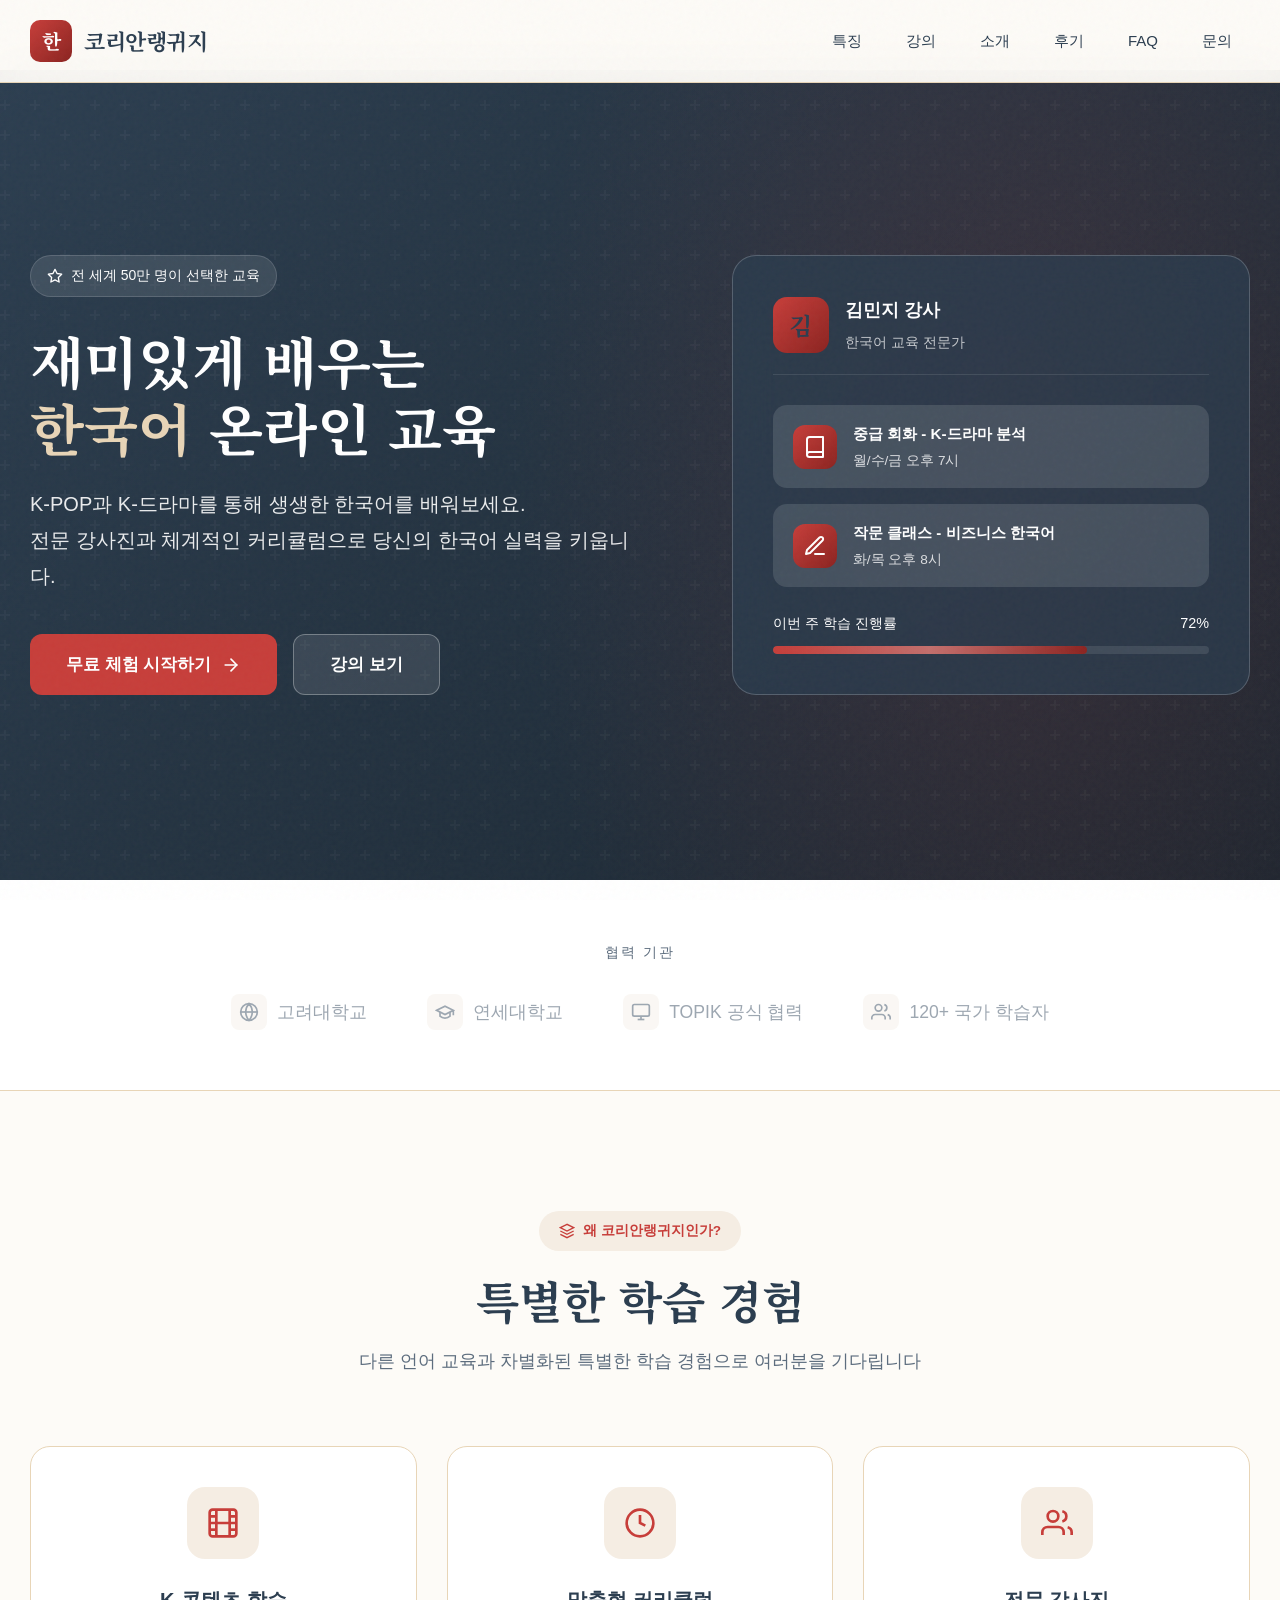
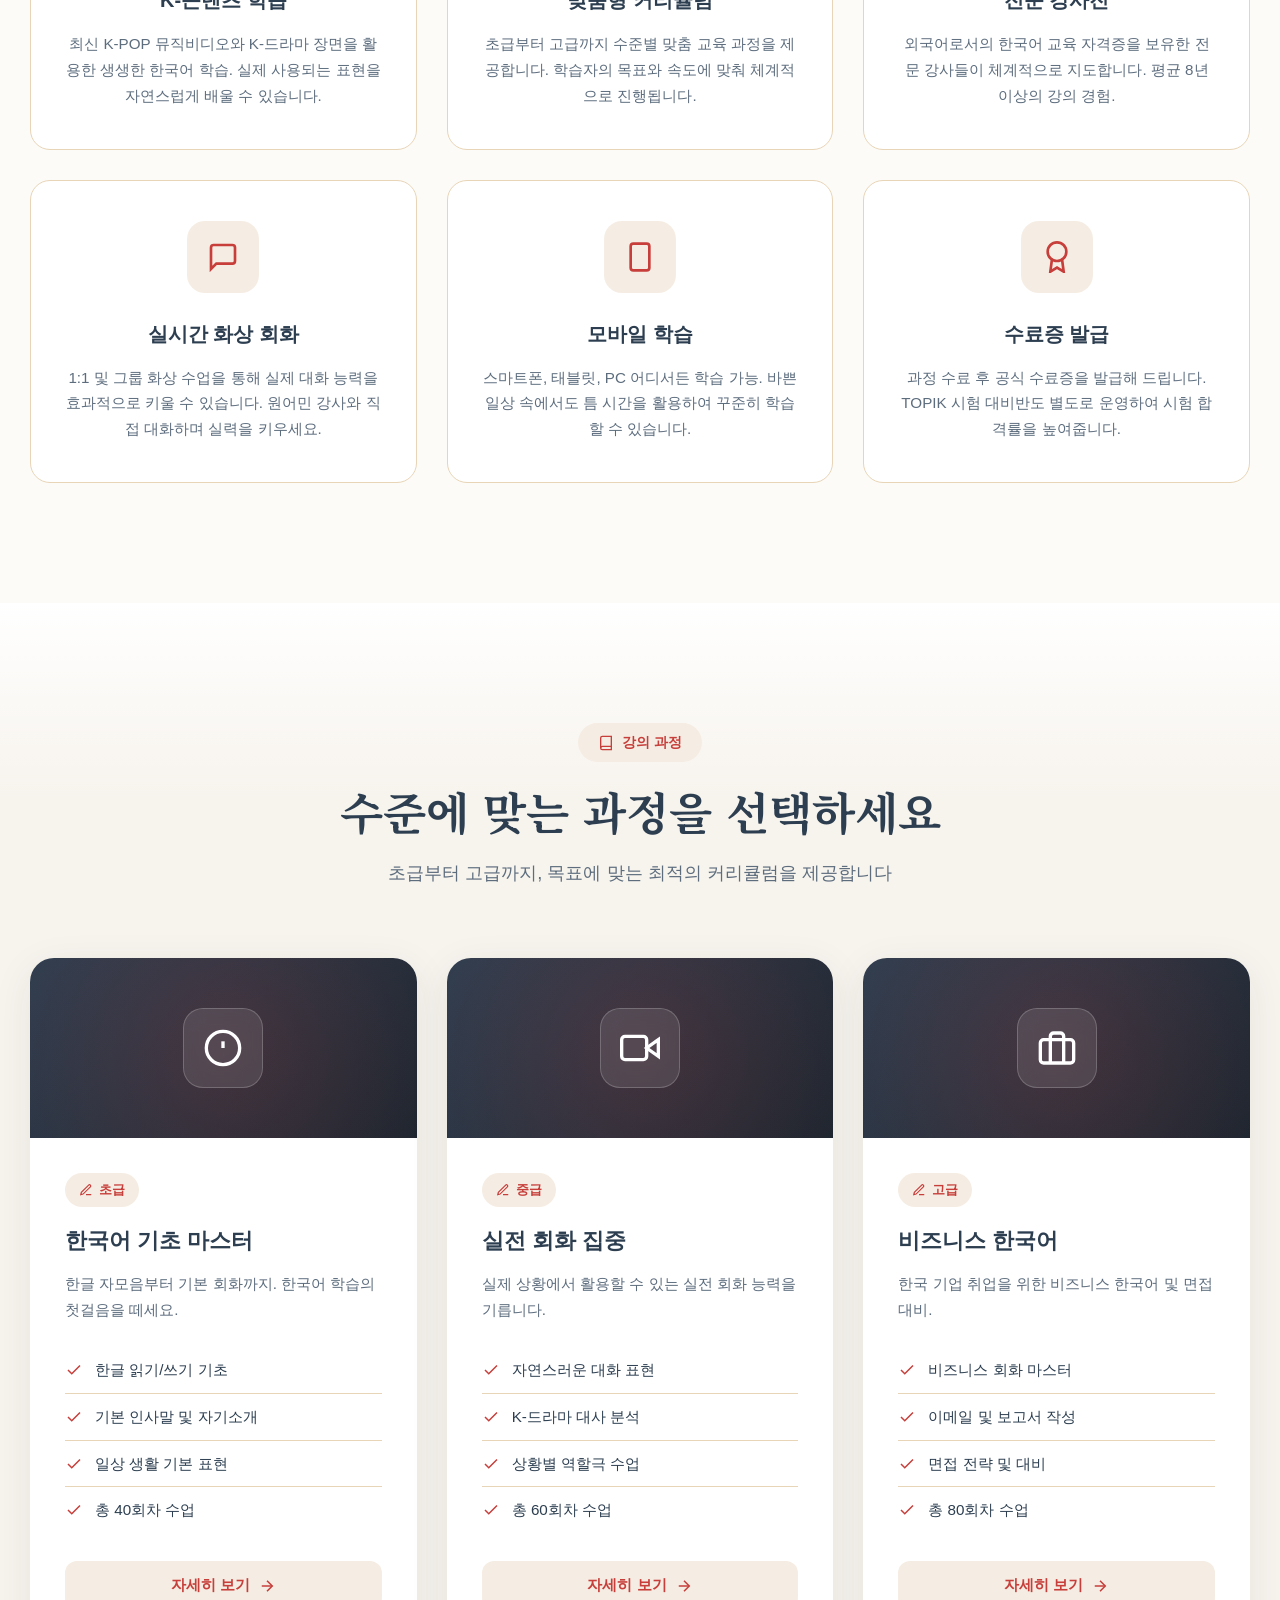
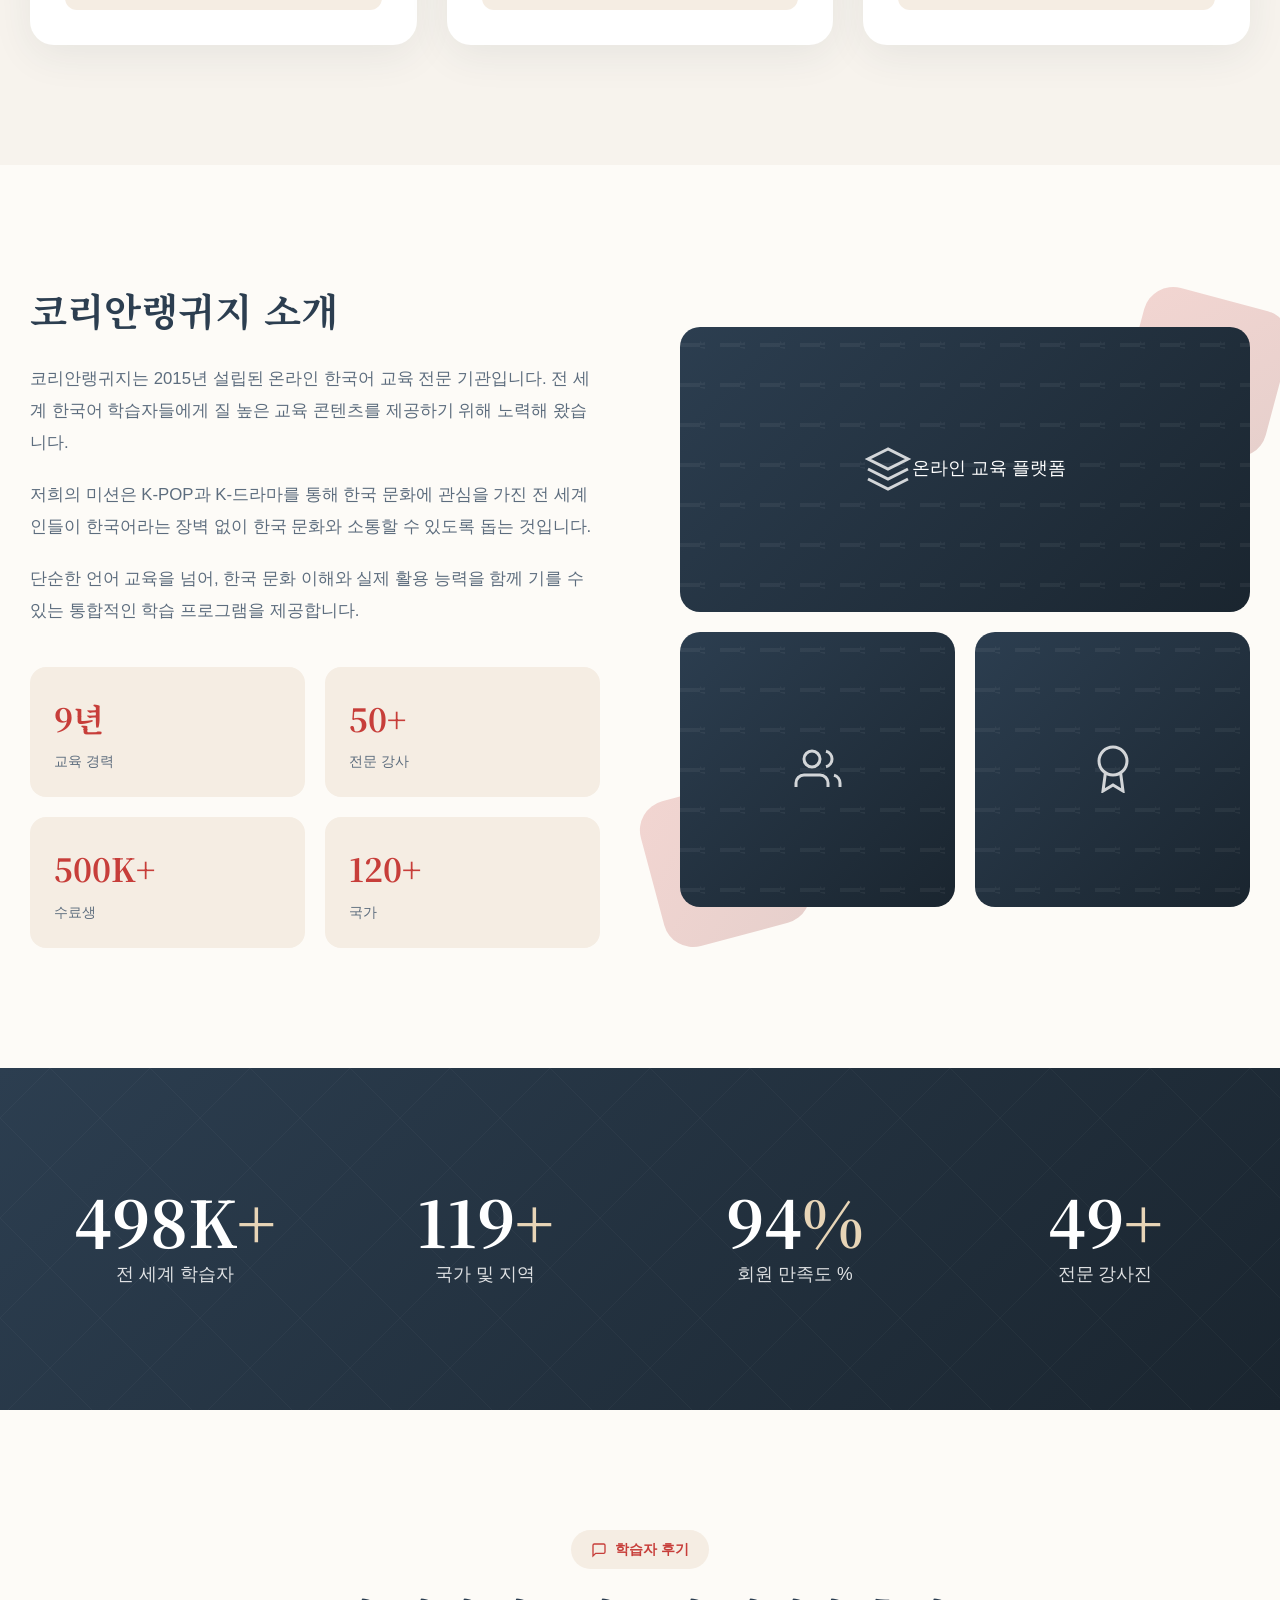
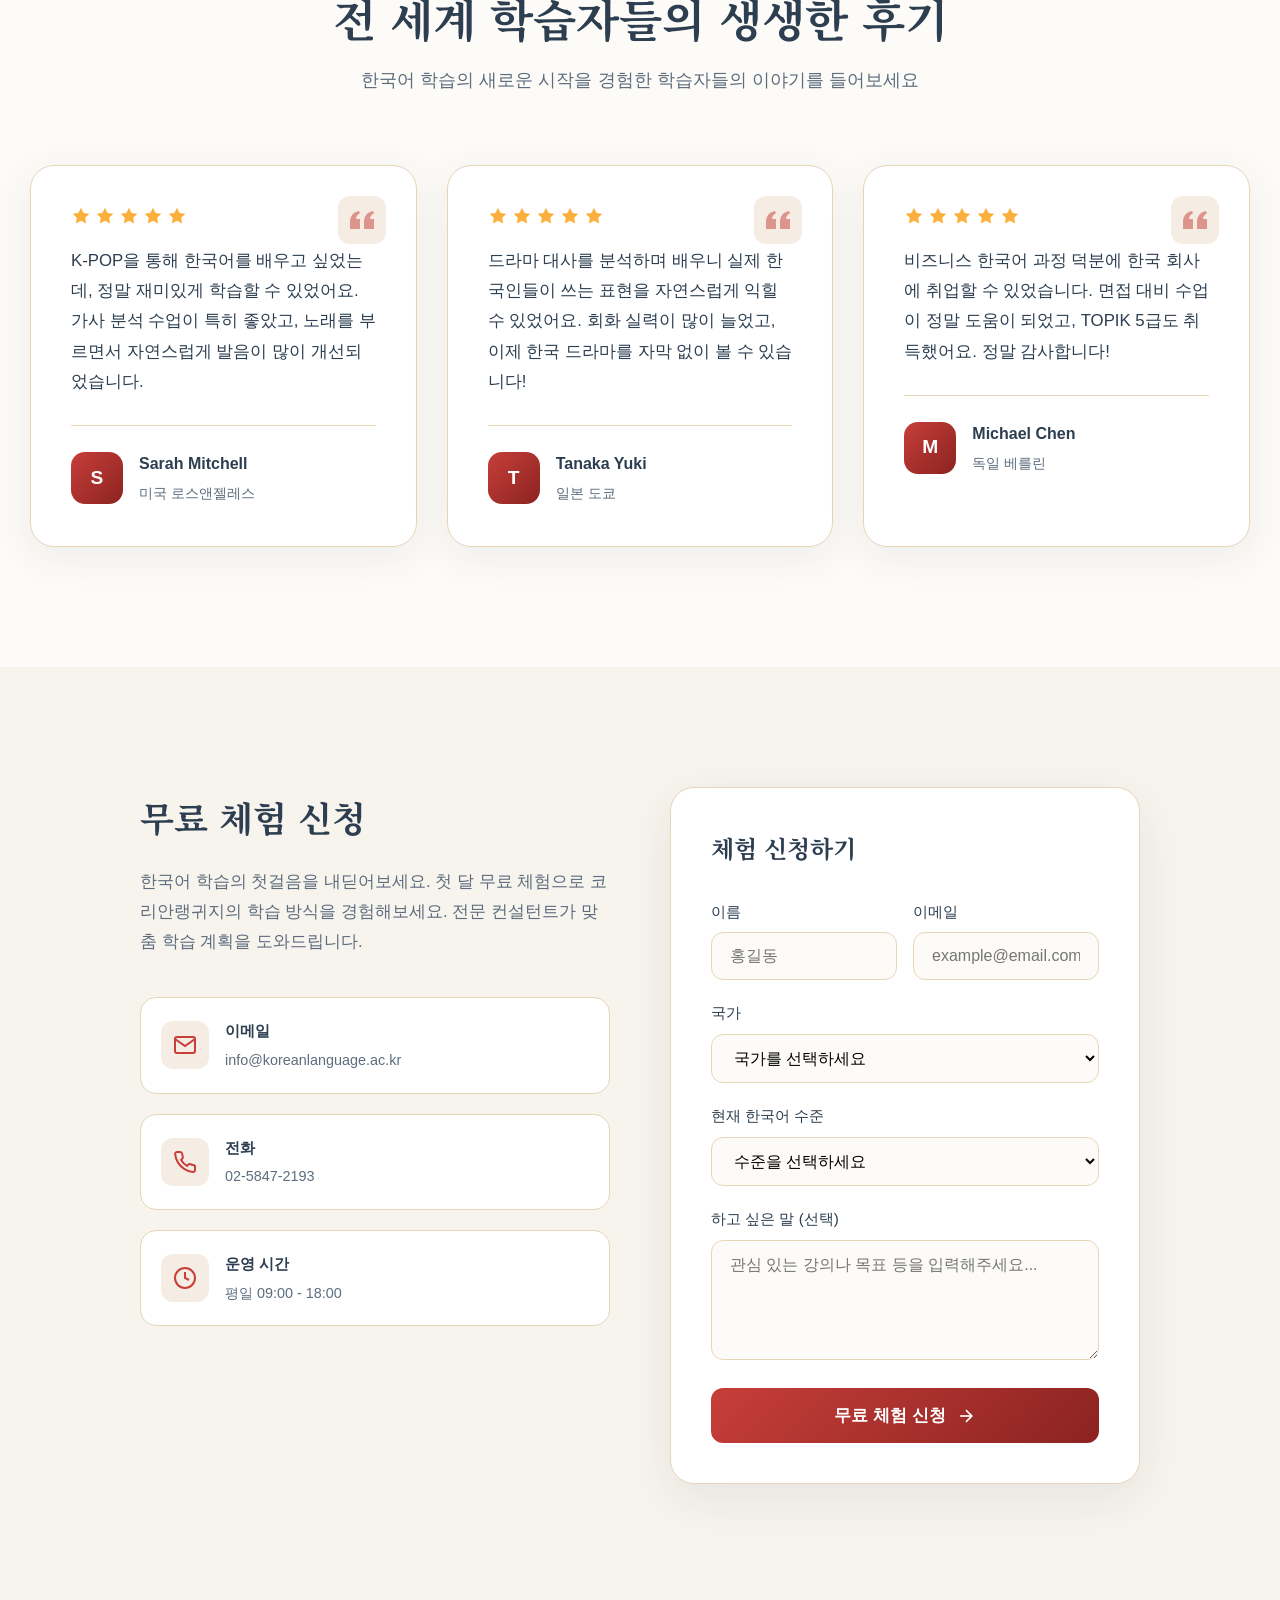
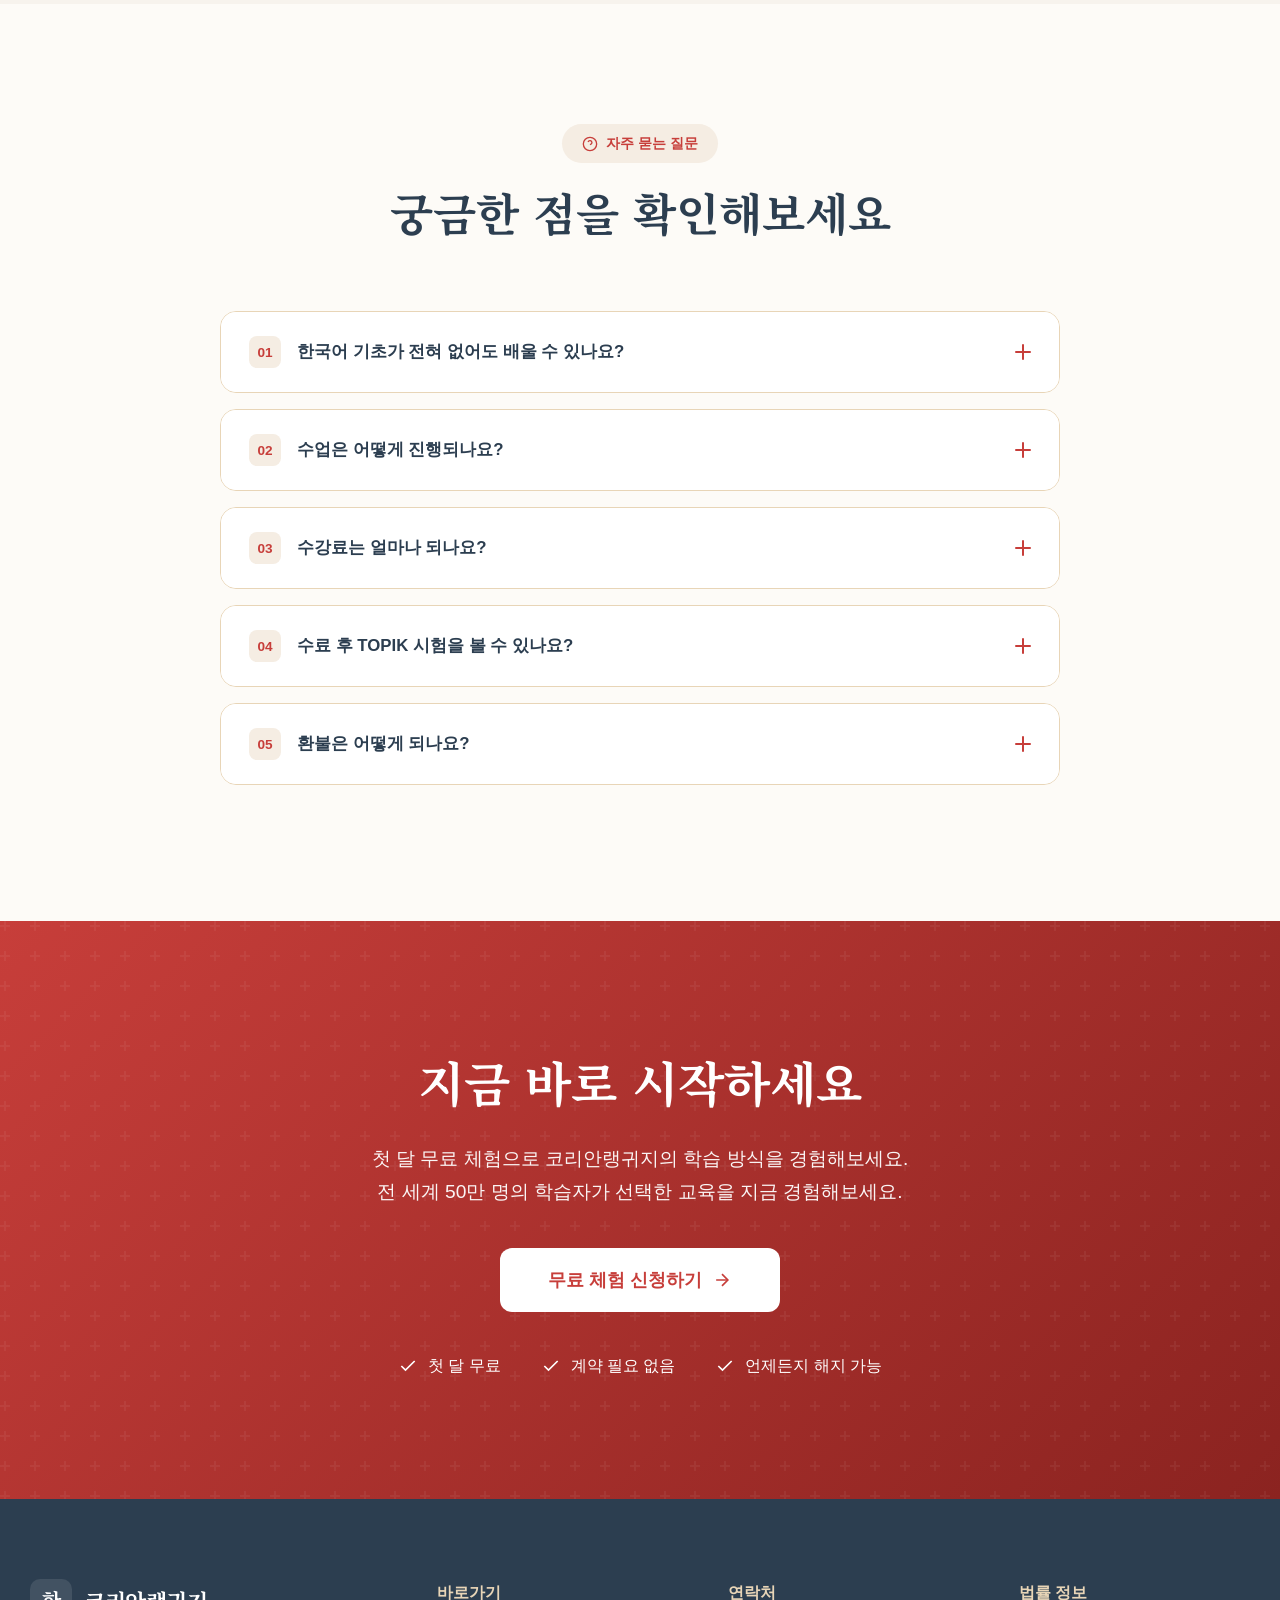
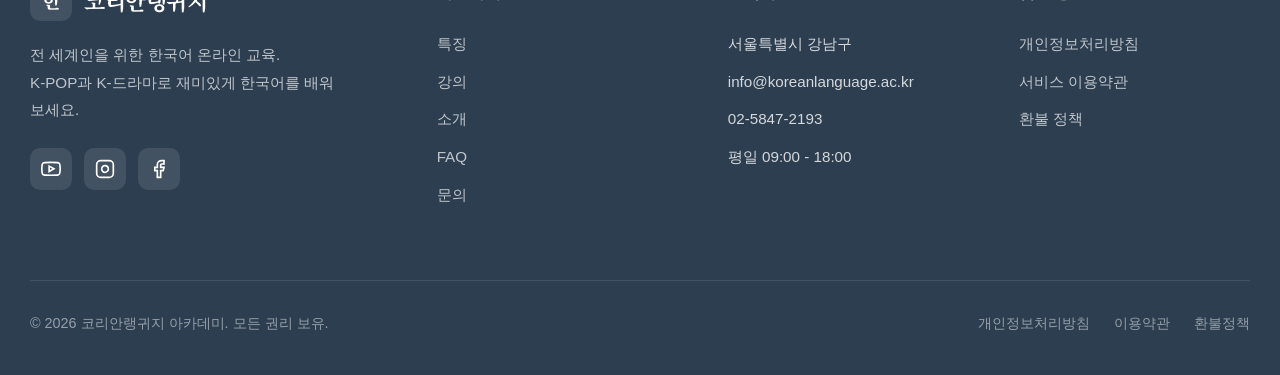
<file: korea-landing-page.html>
<!DOCTYPE html>
<html lang="ko">
<head>
    <meta charset="UTF-8">
    <meta name="viewport" content="width=device-width, initial-scale=1.0">
    <title>코리안 랭귀지 아카데미 - 한국어 온라인 교육</title>
    <meta name="description" content="외국인을 위한 전문 한국어 온라인 교육 프로그램. K-POP, K-드라마를 통해 재미있게 한국어를 배워보세요.">
    <link rel="preconnect" href="https://fonts.googleapis.com">
    <link rel="preconnect" href="https://fonts.gstatic.com" crossorigin>
    <link href="https://fonts.googleapis.com/css2?family=Noto+Serif+KR:wght@400;600;700&family=Pretendard:wght@300;400;500;600;700&display=swap" rel="stylesheet">
    <style>
        * {
            margin: 0;
            padding: 0;
            box-sizing: border-box;
        }

        :root {
            --primary: #C73E3A;
            --primary-dark: #A63229;
            --secondary: #2C3E50;
            --accent: #E8D5B7;
            --accent-light: #F5EDE3;
            --background: #FDFBF7;
            --background-alt: #F7F3ED;
            --text: #2C3E50;
            --text-light: #5D6D7E;
            --white: #FFFFFF;
            --border: #E8D5B7;
            --shadow: rgba(44, 62, 80, 0.08);
            --gradient-primary: linear-gradient(135deg, #C73E3A 0%, #8B2320 100%);
            --gradient-dark: linear-gradient(135deg, #2C3E50 0%, #1A252F 100%);
        }

        body {
            font-family: 'Pretendard', -apple-system, BlinkMacSystemFont, sans-serif;
            line-height: 1.7;
            color: var(--text);
            background: var(--background);
            overflow-x: hidden;
        }

        .sr-only {
            position: absolute;
            width: 1px;
            height: 1px;
            padding: 0;
            margin: -1px;
            overflow: hidden;
            clip: rect(0, 0, 0, 0);
            border: 0;
        }

        /* Noise Texture Overlay */
        .noise-overlay {
            position: fixed;
            top: 0;
            left: 0;
            width: 100%;
            height: 100%;
            pointer-events: none;
            z-index: 9999;
            opacity: 0.03;
            background-image: url("data:image/svg+xml,%3Csvg viewBox='0 0 256 256' xmlns='http://www.w3.org/2000/svg'%3E%3Cfilter id='noise'%3E%3CfeTurbulence type='fractalNoise' baseFrequency='0.8' numOctaves='4' stitchTiles='stitch'/%3E%3C/filter%3E%3Crect width='100%25' height='100%25' filter='url(%23noise)'/%3E%3C/svg%3E");
        }

        /* Animations */
        @keyframes fadeSlideUp {
            from {
                opacity: 0;
                transform: translateY(40px);
            }
            to {
                opacity: 1;
                transform: translateY(0);
            }
        }

        @keyframes fadeIn {
            from { opacity: 0; }
            to { opacity: 1; }
        }

        @keyframes scaleIn {
            from {
                opacity: 0;
                transform: scale(0.9);
            }
            to {
                opacity: 1;
                transform: scale(1);
            }
        }

        @keyframes slideInLeft {
            from {
                opacity: 0;
                transform: translateX(-60px);
            }
            to {
                opacity: 1;
                transform: translateX(0);
            }
        }

        @keyframes slideInRight {
            from {
                opacity: 0;
                transform: translateX(60px);
            }
            to {
                opacity: 1;
                transform: translateX(0);
            }
        }

        @keyframes float {
            0%, 100% { transform: translateY(0); }
            50% { transform: translateY(-15px); }
        }

        @keyframes pulse {
            0%, 100% { transform: scale(1); }
            50% { transform: scale(1.05); }
        }

        @keyframes countUp {
            from { opacity: 0; transform: translateY(20px); }
            to { opacity: 1; transform: translateY(0); }
        }

        .animate-on-scroll {
            opacity: 0;
            transform: translateY(40px);
            transition: opacity 0.8s ease, transform 0.8s ease;
        }

        .animate-on-scroll.visible {
            opacity: 1;
            transform: translateY(0);
        }

        .animate-delay-1 { transition-delay: 0.1s; }
        .animate-delay-2 { transition-delay: 0.2s; }
        .animate-delay-3 { transition-delay: 0.3s; }
        .animate-delay-4 { transition-delay: 0.4s; }
        .animate-delay-5 { transition-delay: 0.5s; }
        .animate-delay-6 { transition-delay: 0.6s; }

        /* Header */
        header {
            background: rgba(253, 251, 247, 0.95);
            backdrop-filter: blur(20px);
            box-shadow: 0 1px 0 var(--border);
            position: fixed;
            width: 100%;
            top: 0;
            z-index: 1000;
            transition: box-shadow 0.3s;
        }

        header.scrolled {
            box-shadow: 0 4px 30px var(--shadow);
        }

        .header-container {
            max-width: 1280px;
            margin: 0 auto;
            padding: 18px 30px;
            display: flex;
            justify-content: space-between;
            align-items: center;
        }

        .logo {
            display: flex;
            align-items: center;
            gap: 12px;
            text-decoration: none;
            cursor: pointer;
        }

        .logo-icon {
            width: 42px;
            height: 42px;
            background: var(--gradient-primary);
            border-radius: 10px;
            display: flex;
            align-items: center;
            justify-content: center;
            color: white;
            font-family: 'Noto Serif KR', serif;
            font-weight: 700;
            font-size: 20px;
        }

        .logo-text {
            font-family: 'Noto Serif KR', serif;
            font-size: 22px;
            font-weight: 700;
            color: var(--secondary);
            letter-spacing: -0.5px;
        }

        .logo:hover .logo-text {
            color: var(--primary);
        }

        nav ul {
            display: flex;
            list-style: none;
            gap: 8px;
            margin: 0;
            padding: 0;
        }

        nav li span {
            text-decoration: none;
            color: var(--text);
            font-weight: 500;
            font-size: 15px;
            transition: all 0.3s;
            cursor: pointer;
            white-space: nowrap;
            padding: 10px 18px;
            border-radius: 8px;
            display: block;
        }

        nav li span:hover {
            color: var(--primary);
            background: rgba(199, 62, 58, 0.06);
        }

        .mobile-menu-btn {
            display: none;
            flex-direction: column;
            gap: 6px;
            background: none;
            border: none;
            cursor: pointer;
            padding: 8px;
            z-index: 1002;
            margin-left: auto;
        }

        .mobile-menu-btn span {
            width: 26px;
            height: 2.5px;
            background: var(--secondary);
            border-radius: 2px;
            transition: all 0.3s;
        }

        .mobile-menu-btn.active span:nth-child(1) {
            transform: rotate(45deg) translate(6px, 6px);
        }

        .mobile-menu-btn.active span:nth-child(2) {
            opacity: 0;
        }

        .mobile-menu-btn.active span:nth-child(3) {
            transform: rotate(-45deg) translate(6px, -6px);
        }

        .mobile-nav {
            display: none;
            position: fixed;
            top: 70px;
            left: 0;
            width: 100%;
            background: var(--white);
            box-shadow: 0 10px 40px var(--shadow);
            padding: 20px;
            z-index: 999;
        }

        .mobile-nav.active {
            display: block;
            animation: fadeIn 0.3s ease;
        }

        .mobile-nav span {
            display: block;
            padding: 16px 0;
            border-bottom: 1px solid var(--border);
            color: var(--text);
            font-weight: 500;
            cursor: pointer;
        }

        .mobile-nav span:last-child {
            border-bottom: none;
        }

        .mobile-nav span:hover {
            color: var(--primary);
        }

        /* Hero Section */
        .hero {
            margin-top: 70px;
            min-height: 90vh;
            background: var(--gradient-dark);
            position: relative;
            overflow: hidden;
            display: flex;
            align-items: center;
        }

        .hero::before {
            content: '';
            position: absolute;
            top: 0;
            left: 0;
            right: 0;
            bottom: 0;
            background: url("data:image/svg+xml,%3Csvg width='60' height='60' viewBox='0 0 60 60' xmlns='http://www.w3.org/2000/svg'%3E%3Cg fill='none' fill-rule='evenodd'%3E%3Cg fill='%23ffffff' fill-opacity='0.03'%3E%3Cpath d='M36 34v-4h-2v4h-4v2h4v4h2v-4h4v-2h-4zm0-30V0h-2v4h-4v2h4v4h2V6h4V4h-4zM6 34v-4H4v4H0v2h4v4h2v-4h4v-2H6zM6 4V0H4v4H0v2h4v4h2V6h4V4H6z'/%3E%3C/g%3E%3C/g%3E%3C/svg%3E");
            pointer-events: none;
        }

        .hero-pattern {
            position: absolute;
            top: -50%;
            right: -20%;
            width: 80%;
            height: 200%;
            background: radial-gradient(ellipse at center, rgba(199, 62, 58, 0.15) 0%, transparent 70%);
            pointer-events: none;
        }

        .hero-content {
            max-width: 1280px;
            margin: 0 auto;
            padding: 80px 30px;
            display: grid;
            grid-template-columns: 1.2fr 1fr;
            gap: 80px;
            align-items: center;
            position: relative;
            z-index: 1;
        }

        .hero-text {
            color: var(--white);
        }

        .hero-badge {
            display: inline-flex;
            align-items: center;
            gap: 8px;
            background: rgba(255, 255, 255, 0.1);
            padding: 8px 16px;
            border-radius: 30px;
            font-size: 14px;
            margin-bottom: 30px;
            animation: fadeSlideUp 0.8s ease;
            border: 1px solid rgba(255, 255, 255, 0.15);
        }

        .hero-badge svg {
            width: 16px;
            height: 16px;
        }

        .hero h1 {
            font-family: 'Noto Serif KR', serif;
            font-size: 3.5rem;
            line-height: 1.2;
            margin-bottom: 25px;
            animation: fadeSlideUp 0.8s ease 0.1s backwards;
        }

        .hero h1 span {
            color: var(--accent);
        }

        .hero-description {
            font-size: 1.25rem;
            line-height: 1.8;
            margin-bottom: 40px;
            opacity: 0.9;
            animation: fadeSlideUp 0.8s ease 0.2s backwards;
        }

        .hero-buttons {
            display: flex;
            gap: 16px;
            animation: fadeSlideUp 0.8s ease 0.3s backwards;
        }

        .cta-button {
            display: inline-flex;
            align-items: center;
            gap: 10px;
            background: var(--primary);
            color: white;
            padding: 18px 36px;
            border-radius: 12px;
            text-decoration: none;
            font-weight: 600;
            font-size: 1.05rem;
            transition: all 0.3s;
            cursor: pointer;
            border: none;
            position: relative;
            overflow: hidden;
        }

        .cta-button::before {
            content: '';
            position: absolute;
            top: 0;
            left: -100%;
            width: 100%;
            height: 100%;
            background: linear-gradient(90deg, transparent, rgba(255, 255, 255, 0.2), transparent);
            transition: left 0.5s;
        }

        .cta-button:hover::before {
            left: 100%;
        }

        .cta-button:hover {
            transform: translateY(-3px);
            box-shadow: 0 15px 40px rgba(199, 62, 58, 0.4);
        }

        .cta-button svg {
            width: 20px;
            height: 20px;
            transition: transform 0.3s;
        }

        .cta-button:hover svg {
            transform: translateX(4px);
        }

        .cta-button-secondary {
            background: rgba(255, 255, 255, 0.1);
            border: 1px solid rgba(255, 255, 255, 0.3);
        }

        .cta-button-secondary:hover {
            background: rgba(255, 255, 255, 0.2);
            box-shadow: none;
        }

        .hero-visual {
            position: relative;
            animation: fadeIn 1s ease 0.5s backwards;
        }

        .hero-card {
            background: rgba(44, 62, 80, 0.7);
            backdrop-filter: blur(20px);
            border: 1px solid rgba(255, 255, 255, 0.2);
            border-radius: 24px;
            padding: 40px;
            animation: float 6s ease-in-out infinite;
        }

        .hero-card-header {
            display: flex;
            align-items: center;
            gap: 16px;
            margin-bottom: 30px;
            padding-bottom: 20px;
            border-bottom: 1px solid rgba(255, 255, 255, 0.1);
        }

        .hero-card-avatar {
            width: 56px;
            height: 56px;
            background: var(--gradient-primary);
            border-radius: 14px;
            display: flex;
            align-items: center;
            justify-content: center;
            font-family: 'Noto Serif KR', serif;
            font-size: 24px;
            font-weight: 700;
        }

        .hero-card-info h3 {
            font-size: 1.1rem;
            margin-bottom: 4px;
            color: #FFFFFF;
            font-weight: 600;
        }

        .hero-card-info p {
            font-size: 0.9rem;
            opacity: 0.85;
            color: rgba(255, 255, 255, 0.85);
        }

        .hero-card-lesson {
            display: flex;
            align-items: center;
            gap: 16px;
            background: rgba(255, 255, 255, 0.12);
            padding: 16px 20px;
            border-radius: 14px;
            margin-bottom: 16px;
        }

        .lesson-icon {
            width: 44px;
            height: 44px;
            background: var(--gradient-primary);
            border-radius: 12px;
            display: flex;
            align-items: center;
            justify-content: center;
        }

        .lesson-icon svg {
            width: 24px;
            height: 24px;
            color: white;
        }

        .lesson-text {
            flex: 1;
        }

        .lesson-text h4 {
            font-size: 0.95rem;
            margin-bottom: 2px;
            color: #FFFFFF;
            font-weight: 600;
        }

        .lesson-text p {
            font-size: 0.85rem;
            opacity: 0.9;
            color: rgba(255, 255, 255, 0.9);
        }

        .hero-card-progress {
            margin-top: 24px;
        }

        .progress-header {
            display: flex;
            justify-content: space-between;
            margin-bottom: 10px;
            font-size: 0.9rem;
            color: #FFFFFF;
        }

        .progress-bar {
            height: 8px;
            background: rgba(255, 255, 255, 0.1);
            border-radius: 4px;
            overflow: hidden;
        }

        .progress-fill {
            height: 100%;
            background: var(--gradient-primary);
            border-radius: 4px;
            width: 72%;
            position: relative;
        }

        .progress-fill::after {
            content: '';
            position: absolute;
            top: 0;
            left: 0;
            right: 0;
            bottom: 0;
            background: linear-gradient(90deg, transparent, rgba(255, 255, 255, 0.3), transparent);
            animation: shimmer 2s infinite;
        }

        @keyframes shimmer {
            0% { transform: translateX(-100%); }
            100% { transform: translateX(100%); }
        }

        /* Partners Section */
        .partners {
            padding: 60px 30px;
            background: var(--white);
            border-bottom: 1px solid var(--border);
        }

        .partners-container {
            max-width: 1280px;
            margin: 0 auto;
            text-align: center;
        }

        .partners-label {
            font-size: 0.9rem;
            color: var(--text-light);
            margin-bottom: 30px;
            text-transform: uppercase;
            letter-spacing: 2px;
        }

        .partners-grid {
            display: flex;
            justify-content: center;
            align-items: center;
            gap: 60px;
            flex-wrap: wrap;
        }

        .partner-item {
            display: flex;
            align-items: center;
            gap: 10px;
            color: var(--text-light);
            font-size: 1.1rem;
            font-weight: 500;
            opacity: 0.6;
            transition: opacity 0.3s;
        }

        .partner-item:hover {
            opacity: 1;
        }

        .partner-icon {
            width: 36px;
            height: 36px;
            background: var(--background-alt);
            border-radius: 8px;
            display: flex;
            align-items: center;
            justify-content: center;
        }

        /* Features Section */
        .features {
            padding: 120px 30px;
            max-width: 1280px;
            margin: 0 auto;
        }

        .section-header {
            text-align: center;
            margin-bottom: 70px;
        }

        .section-label {
            display: inline-flex;
            align-items: center;
            gap: 8px;
            background: var(--accent-light);
            color: var(--primary);
            padding: 8px 20px;
            border-radius: 30px;
            font-size: 0.85rem;
            font-weight: 600;
            margin-bottom: 20px;
        }

        .section-label svg {
            width: 16px;
            height: 16px;
        }

        .section-title {
            font-family: 'Noto Serif KR', serif;
            font-size: 2.8rem;
            color: var(--secondary);
            margin-bottom: 16px;
            line-height: 1.3;
        }

        .section-subtitle {
            color: var(--text-light);
            font-size: 1.15rem;
            max-width: 600px;
            margin: 0 auto;
        }

        .features-grid {
            display: grid;
            grid-template-columns: repeat(3, 1fr);
            gap: 30px;
        }

        .feature-card {
            background: var(--white);
            padding: 40px 35px;
            border-radius: 20px;
            text-align: center;
            transition: all 0.4s;
            border: 1px solid var(--border);
            position: relative;
            overflow: hidden;
        }

        .feature-card::before {
            content: '';
            position: absolute;
            top: 0;
            left: 0;
            right: 0;
            height: 4px;
            background: var(--gradient-primary);
            transform: scaleX(0);
            transition: transform 0.4s;
        }

        .feature-card:hover::before {
            transform: scaleX(1);
        }

        .feature-card:hover {
            transform: translateY(-8px);
            box-shadow: 0 25px 60px var(--shadow);
        }

        .feature-icon {
            width: 72px;
            height: 72px;
            background: var(--accent-light);
            border-radius: 18px;
            display: flex;
            align-items: center;
            justify-content: center;
            margin: 0 auto 24px;
            transition: all 0.3s;
        }

        .feature-card:hover .feature-icon {
            background: var(--gradient-primary);
            transform: scale(1.1);
        }

        .feature-icon svg {
            width: 32px;
            height: 32px;
            color: var(--primary);
            transition: color 0.3s;
        }

        .feature-card:hover .feature-icon svg {
            color: white;
        }

        .feature-card h3 {
            color: var(--secondary);
            margin-bottom: 14px;
            font-size: 1.25rem;
            font-weight: 600;
        }

        .feature-card p {
            color: var(--text-light);
            line-height: 1.7;
            font-size: 0.95rem;
        }

        /* Courses Section */
        .courses {
            padding: 120px 30px;
            background: var(--background-alt);
            position: relative;
        }

        .courses::before {
            content: '';
            position: absolute;
            top: 0;
            left: 0;
            right: 0;
            height: 200px;
            background: linear-gradient(to bottom, var(--white), transparent);
            pointer-events: none;
        }

        .courses-container {
            max-width: 1280px;
            margin: 0 auto;
            position: relative;
            z-index: 1;
        }

        .courses-grid {
            display: grid;
            grid-template-columns: repeat(3, 1fr);
            gap: 30px;
        }

        .course-card {
            background: var(--white);
            border-radius: 24px;
            overflow: hidden;
            box-shadow: 0 10px 40px var(--shadow);
            transition: all 0.4s;
            position: relative;
        }

        .course-card:hover {
            transform: translateY(-10px);
            box-shadow: 0 30px 70px var(--shadow);
        }

        .course-header {
            height: 180px;
            background: var(--gradient-dark);
            display: flex;
            align-items: center;
            justify-content: center;
            position: relative;
            overflow: hidden;
        }

        .course-header::before {
            content: '';
            position: absolute;
            top: -50%;
            left: -50%;
            width: 200%;
            height: 200%;
            background: radial-gradient(circle, rgba(199, 62, 58, 0.2) 0%, transparent 60%);
            animation: float 8s ease-in-out infinite;
        }

        .course-icon {
            width: 80px;
            height: 80px;
            background: rgba(255, 255, 255, 0.1);
            backdrop-filter: blur(10px);
            border: 1px solid rgba(255, 255, 255, 0.2);
            border-radius: 20px;
            display: flex;
            align-items: center;
            justify-content: center;
            position: relative;
            z-index: 1;
        }

        .course-icon svg {
            width: 40px;
            height: 40px;
            color: white;
        }

        .course-body {
            padding: 35px;
        }

        .course-level {
            display: inline-flex;
            align-items: center;
            gap: 6px;
            background: var(--accent-light);
            color: var(--primary);
            padding: 6px 14px;
            border-radius: 20px;
            font-size: 0.8rem;
            font-weight: 600;
            margin-bottom: 16px;
        }

        .course-level svg {
            width: 14px;
            height: 14px;
        }

        .course-card h3 {
            color: var(--secondary);
            margin-bottom: 12px;
            font-size: 1.35rem;
            font-weight: 600;
        }

        .course-card > .course-body > p {
            color: var(--text-light);
            line-height: 1.7;
            margin-bottom: 24px;
            font-size: 0.95rem;
        }

        .course-features {
            list-style: none;
            margin-bottom: 28px;
        }

        .course-features li {
            color: var(--text);
            padding: 10px 0;
            border-bottom: 1px solid var(--border);
            display: flex;
            align-items: center;
            gap: 12px;
            font-size: 0.95rem;
        }

        .course-features li:last-child {
            border-bottom: none;
        }

        .course-features li svg {
            width: 18px;
            height: 18px;
            color: var(--primary);
            flex-shrink: 0;
        }

        .course-btn {
            display: flex;
            align-items: center;
            justify-content: center;
            gap: 8px;
            width: 100%;
            padding: 14px;
            background: var(--accent-light);
            color: var(--primary);
            border: none;
            border-radius: 12px;
            font-weight: 600;
            font-size: 0.95rem;
            cursor: pointer;
            transition: all 0.3s;
        }

        .course-btn:hover {
            background: var(--primary);
            color: white;
        }

        .course-btn svg {
            width: 18px;
            height: 18px;
            transition: transform 0.3s;
        }

        .course-btn:hover svg {
            transform: translateX(4px);
        }

        /* About Section */
        .about {
            padding: 120px 30px;
            max-width: 1280px;
            margin: 0 auto;
        }

        .about-container {
            display: grid;
            grid-template-columns: 1fr 1fr;
            gap: 80px;
            align-items: center;
        }

        .about-content h2 {
            font-family: 'Noto Serif KR', serif;
            color: var(--secondary);
            font-size: 2.4rem;
            margin-bottom: 28px;
            line-height: 1.3;
        }

        .about-content p {
            color: var(--text-light);
            margin-bottom: 20px;
            line-height: 1.9;
            font-size: 1.05rem;
        }

        .about-stats {
            display: grid;
            grid-template-columns: repeat(2, 1fr);
            gap: 20px;
            margin-top: 40px;
        }

        .about-stat {
            background: var(--accent-light);
            padding: 24px;
            border-radius: 16px;
        }

        .about-stat-number {
            font-family: 'Noto Serif KR', serif;
            font-size: 2rem;
            font-weight: 700;
            color: var(--primary);
            margin-bottom: 4px;
        }

        .about-stat-label {
            color: var(--text-light);
            font-size: 0.9rem;
        }

        .about-visual {
            position: relative;
        }

        .about-image-grid {
            display: grid;
            grid-template-columns: repeat(2, 1fr);
            gap: 20px;
        }

        .about-image-item {
            background: var(--gradient-dark);
            border-radius: 20px;
            aspect-ratio: 1;
            display: flex;
            align-items: center;
            justify-content: center;
            color: white;
            position: relative;
            overflow: hidden;
        }

        .about-image-item::before {
            content: '';
            position: absolute;
            inset: 0;
            background: url("data:image/svg+xml,%3Csvg width='40' height='40' viewBox='0 0 40 40' xmlns='http://www.w3.org/2000/svg'%3E%3Cg fill='%23ffffff' fill-opacity='0.05'%3E%3Cpath d='M20 20.5V18H0v-2h20v-2l2 2.5L25 15v3H0v2h25v2z'/%3E%3C/g%3E%3C/svg%3E");
        }

        .about-image-item:first-child {
            grid-column: span 2;
            aspect-ratio: 2/1;
        }

        .about-image-item svg {
            width: 48px;
            height: 48px;
            opacity: 0.8;
        }

        .about-image-item span {
            position: relative;
            z-index: 1;
            font-size: 1.1rem;
            font-weight: 500;
        }

        .about-decoration {
            position: absolute;
            width: 150px;
            height: 150px;
            background: var(--gradient-primary);
            border-radius: 30px;
            z-index: -1;
            opacity: 0.2;
        }

        .about-decoration-1 {
            bottom: -30px;
            left: -30px;
            transform: rotate(-15deg);
        }

        .about-decoration-2 {
            top: -30px;
            right: -30px;
            transform: rotate(15deg);
        }

        /* Stats Section */
        .stats {
            padding: 100px 30px;
            background: var(--gradient-dark);
            position: relative;
            overflow: hidden;
        }

        .stats::before {
            content: '';
            position: absolute;
            top: 0;
            left: 0;
            right: 0;
            bottom: 0;
            background: url("data:image/svg+xml,%3Csvg width='100' height='100' viewBox='0 0 100 100' xmlns='http://www.w3.org/2000/svg'%3E%3Cpath d='M50 0 L100 50 L50 100 L0 50Z' fill='none' stroke='%23ffffff' stroke-opacity='0.03' stroke-width='1'/%3E%3C/svg%3E");
            pointer-events: none;
        }

        .stats-container {
            max-width: 1200px;
            margin: 0 auto;
            display: grid;
            grid-template-columns: repeat(4, 1fr);
            gap: 40px;
            text-align: center;
            position: relative;
            z-index: 1;
        }

        .stat-item {
            color: white;
            padding: 20px;
        }

        .stat-number {
            font-family: 'Noto Serif KR', serif;
            font-size: 4rem;
            font-weight: 700;
            margin-bottom: 8px;
            line-height: 1;
        }

        .stat-number span {
            color: var(--accent);
        }

        .stat-label {
            font-size: 1.1rem;
            opacity: 0.85;
        }

        /* Testimonials */
        .testimonials {
            padding: 120px 30px;
            background: var(--background);
        }

        .testimonials-container {
            max-width: 1280px;
            margin: 0 auto;
        }

        .testimonials-grid {
            display: grid;
            grid-template-columns: repeat(3, 1fr);
            gap: 30px;
        }

        .testimonial-card {
            background: var(--white);
            padding: 40px;
            border-radius: 24px;
            box-shadow: 0 10px 40px var(--shadow);
            border: 1px solid var(--border);
            position: relative;
        }

        .testimonial-quote {
            position: absolute;
            top: 30px;
            right: 30px;
            width: 48px;
            height: 48px;
            background: var(--accent-light);
            border-radius: 12px;
            display: flex;
            align-items: center;
            justify-content: center;
        }

        .testimonial-quote svg {
            width: 24px;
            height: 24px;
            color: var(--primary);
            opacity: 0.5;
        }

        .testimonial-stars {
            display: flex;
            gap: 4px;
            margin-bottom: 20px;
        }

        .testimonial-stars svg {
            width: 20px;
            height: 20px;
            color: #FBB03B;
            fill: #FBB03B;
        }

        .testimonial-text {
            color: var(--text);
            font-size: 1.05rem;
            line-height: 1.8;
            margin-bottom: 28px;
            font-style: normal;
        }

        .testimonial-author {
            display: flex;
            align-items: center;
            gap: 16px;
            padding-top: 24px;
            border-top: 1px solid var(--border);
        }

        .author-avatar {
            width: 52px;
            height: 52px;
            background: var(--gradient-primary);
            border-radius: 14px;
            display: flex;
            align-items: center;
            justify-content: center;
            color: white;
            font-weight: 700;
            font-size: 1.2rem;
        }

        .author-info h4 {
            color: var(--secondary);
            margin-bottom: 4px;
            font-size: 1rem;
        }

        .author-info p {
            color: var(--text-light);
            font-size: 0.9rem;
        }

        /* Contact Section */
        .contact {
            padding: 120px 30px;
            background: var(--background-alt);
        }

        .contact-container {
            max-width: 1000px;
            margin: 0 auto;
        }

        .contact-grid {
            display: grid;
            grid-template-columns: 1fr 1fr;
            gap: 60px;
            align-items: start;
        }

        .contact-info h2 {
            font-family: 'Noto Serif KR', serif;
            color: var(--secondary);
            font-size: 2.2rem;
            margin-bottom: 20px;
        }

        .contact-info > p {
            color: var(--text-light);
            margin-bottom: 40px;
            font-size: 1.05rem;
            line-height: 1.8;
        }

        .contact-methods {
            display: flex;
            flex-direction: column;
            gap: 20px;
        }

        .contact-method {
            display: flex;
            align-items: center;
            gap: 16px;
            padding: 20px;
            background: var(--white);
            border-radius: 16px;
            border: 1px solid var(--border);
        }

        .contact-method-icon {
            width: 48px;
            height: 48px;
            background: var(--accent-light);
            border-radius: 12px;
            display: flex;
            align-items: center;
            justify-content: center;
        }

        .contact-method-icon svg {
            width: 24px;
            height: 24px;
            color: var(--primary);
        }

        .contact-method-text h4 {
            color: var(--secondary);
            margin-bottom: 4px;
            font-size: 0.95rem;
        }

        .contact-method-text p {
            color: var(--text-light);
            font-size: 0.9rem;
        }

        .contact-form {
            background: var(--white);
            padding: 40px;
            border-radius: 24px;
            box-shadow: 0 15px 50px var(--shadow);
            border: 1px solid var(--border);
        }

        .contact-form h3 {
            font-family: 'Noto Serif KR', serif;
            color: var(--secondary);
            font-size: 1.5rem;
            margin-bottom: 30px;
        }

        .form-group {
            margin-bottom: 20px;
        }

        .form-group label {
            display: block;
            color: var(--secondary);
            font-weight: 500;
            margin-bottom: 8px;
            font-size: 0.95rem;
        }

        .form-group input,
        .form-group select,
        .form-group textarea {
            width: 100%;
            padding: 14px 18px;
            border: 1px solid var(--border);
            border-radius: 12px;
            font-size: 1rem;
            font-family: inherit;
            transition: all 0.3s;
            background: var(--background);
        }

        .form-group input:focus,
        .form-group select:focus,
        .form-group textarea:focus {
            outline: none;
            border-color: var(--primary);
            box-shadow: 0 0 0 4px rgba(199, 62, 58, 0.1);
        }

        .form-group textarea {
            resize: vertical;
            min-height: 120px;
        }

        .form-row {
            display: grid;
            grid-template-columns: 1fr 1fr;
            gap: 16px;
        }

        .form-submit {
            width: 100%;
            padding: 16px;
            background: var(--gradient-primary);
            color: white;
            border: none;
            border-radius: 12px;
            font-size: 1.05rem;
            font-weight: 600;
            cursor: pointer;
            transition: all 0.3s;
            display: flex;
            align-items: center;
            justify-content: center;
            gap: 10px;
            margin-top: 10px;
        }

        .form-submit:hover {
            transform: translateY(-2px);
            box-shadow: 0 10px 30px rgba(199, 62, 58, 0.3);
        }

        .form-submit svg {
            width: 20px;
            height: 20px;
        }

        /* FAQ Section */
        .faq {
            padding: 120px 30px;
            max-width: 900px;
            margin: 0 auto;
        }

        .faq-item {
            margin-bottom: 16px;
            border: 1px solid var(--border);
            border-radius: 16px;
            overflow: hidden;
            cursor: pointer;
            transition: all 0.3s;
            background: var(--white);
        }

        .faq-item:hover {
            border-color: var(--primary);
        }

        .faq-item.active {
            border-color: var(--primary);
            box-shadow: 0 10px 30px var(--shadow);
        }

        .faq-question {
            padding: 24px 28px;
            background: var(--white);
            font-weight: 600;
            color: var(--secondary);
            position: relative;
            font-size: 1.05rem;
            display: flex;
            align-items: center;
            gap: 16px;
        }

        .faq-num {
            width: 32px;
            height: 32px;
            background: var(--accent-light);
            color: var(--primary);
            border-radius: 8px;
            display: flex;
            align-items: center;
            justify-content: center;
            font-size: 0.85rem;
            font-weight: 700;
            flex-shrink: 0;
        }

        .faq-item.active .faq-num {
            background: var(--primary);
            color: white;
        }

        .faq-question::after {
            content: '';
            position: absolute;
            right: 24px;
            width: 24px;
            height: 24px;
            background-image: url("data:image/svg+xml,%3Csvg xmlns='http://www.w3.org/2000/svg' width='24' height='24' viewBox='0 0 24 24' fill='none' stroke='%23C73E3A' stroke-width='2' stroke-linecap='round' stroke-linejoin='round'%3E%3Cline x1='12' y1='5' x2='12' y2='19'%3E%3C/line%3E%3Cline x1='5' y1='12' x2='19' y2='12'%3E%3C/line%3E%3C/svg%3E");
            transition: transform 0.3s;
        }

        .faq-item.active .faq-question::after {
            transform: rotate(45deg);
        }

        .faq-answer {
            padding: 0 28px;
            max-height: 0;
            overflow: hidden;
            transition: all 0.4s;
            color: var(--text-light);
            line-height: 1.8;
            font-size: 1rem;
        }

        .faq-item.active .faq-answer {
            padding: 0 28px 24px;
            max-height: 300px;
        }

        /* CTA Section */
        .cta-section {
            padding: 120px 30px;
            background: var(--gradient-primary);
            text-align: center;
            position: relative;
            overflow: hidden;
        }

        .cta-section::before {
            content: '';
            position: absolute;
            top: 0;
            left: 0;
            right: 0;
            bottom: 0;
            background: url("data:image/svg+xml,%3Csvg width='60' height='60' viewBox='0 0 60 60' xmlns='http://www.w3.org/2000/svg'%3E%3Cg fill='none' fill-rule='evenodd'%3E%3Cg fill='%23ffffff' fill-opacity='0.05'%3E%3Cpath d='M36 34v-4h-2v4h-4v2h4v4h2v-4h4v-2h-4zm0-30V0h-2v4h-4v2h4v4h2V6h4V4h-4zM6 34v-4H4v4H0v2h4v4h2v-4h4v-2H6zM6 4V0H4v4H0v2h4v4h2V6h4V4H6z'/%3E%3C/g%3E%3C/g%3E%3C/svg%3E");
            pointer-events: none;
        }

        .cta-content {
            max-width: 700px;
            margin: 0 auto;
            position: relative;
            z-index: 1;
            color: white;
        }

        .cta-section h2 {
            font-family: 'Noto Serif KR', serif;
            font-size: 3rem;
            margin-bottom: 20px;
        }

        .cta-section p {
            font-size: 1.2rem;
            margin-bottom: 40px;
            opacity: 0.95;
        }

        .cta-section .cta-button {
            background: white;
            color: var(--primary);
            font-size: 1.1rem;
            padding: 20px 48px;
            animation: pulse 2s infinite;
        }

        .cta-section .cta-button:hover {
            animation: none;
            transform: translateY(-3px);
            box-shadow: 0 20px 50px rgba(0, 0, 0, 0.2);
        }

        .cta-features {
            display: flex;
            justify-content: center;
            gap: 40px;
            margin-top: 40px;
            flex-wrap: wrap;
        }

        .cta-feature {
            display: flex;
            align-items: center;
            gap: 10px;
            font-size: 1rem;
        }

        .cta-feature svg {
            width: 20px;
            height: 20px;
        }

        /* Footer */
        footer {
            background: var(--secondary);
            color: white;
            padding: 80px 30px 40px;
        }

        .footer-container {
            max-width: 1280px;
            margin: 0 auto;
            display: grid;
            grid-template-columns: 1.5fr repeat(3, 1fr);
            gap: 60px;
        }

        .footer-brand {
            padding-right: 40px;
        }

        .footer-brand .logo {
            margin-bottom: 20px;
        }

        .footer-brand .logo .logo-icon {
            background: rgba(255, 255, 255, 0.1);
        }

        .footer-brand .logo .logo-text {
            color: white;
        }

        .footer-brand > p {
            color: rgba(255, 255, 255, 0.7);
            line-height: 1.8;
            font-size: 0.95rem;
            margin-bottom: 24px;
        }

        .footer-social {
            display: flex;
            gap: 12px;
        }

        .social-link {
            width: 42px;
            height: 42px;
            background: rgba(255, 255, 255, 0.1);
            border-radius: 10px;
            display: flex;
            align-items: center;
            justify-content: center;
            transition: all 0.3s;
        }

        .social-link:hover {
            background: var(--primary);
            transform: translateY(-3px);
        }

        .social-link svg {
            width: 20px;
            height: 20px;
            color: white;
        }

        .footer-section h4 {
            color: var(--accent);
            margin-bottom: 24px;
            font-size: 1rem;
            font-weight: 600;
        }

        .footer-section .footer-link {
            color: rgba(255, 255, 255, 0.7);
            cursor: pointer;
            display: block;
            margin-bottom: 12px;
            text-decoration: none;
            transition: all 0.3s;
            font-size: 0.95rem;
        }

        .footer-section .footer-link:hover {
            color: white;
            padding-left: 6px;
        }

        .footer-bottom {
            max-width: 1280px;
            margin: 60px auto 0;
            padding-top: 30px;
            border-top: 1px solid rgba(255, 255, 255, 0.1);
            display: flex;
            justify-content: space-between;
            align-items: center;
            color: rgba(255, 255, 255, 0.5);
            font-size: 0.9rem;
        }

        .footer-legal {
            display: flex;
            gap: 24px;
        }

        .footer-legal a {
            color: rgba(255, 255, 255, 0.5);
            text-decoration: none;
            transition: color 0.3s;
            cursor: pointer;
        }

        .footer-legal a:hover {
            color: white;
        }

        /* Modal Styles */
        .modal-overlay {
            display: none;
            position: fixed;
            top: 0;
            left: 0;
            width: 100%;
            height: 100%;
            background: rgba(44, 62, 80, 0.8);
            z-index: 10000;
            overflow-y: auto;
            backdrop-filter: blur(4px);
        }

        .modal-overlay.active {
            display: flex;
            align-items: flex-start;
            justify-content: center;
            padding: 60px 20px;
            animation: fadeIn 0.3s ease;
        }

        .modal-content {
            background: white;
            max-width: 800px;
            width: 100%;
            border-radius: 24px;
            position: relative;
            animation: scaleIn 0.3s ease;
            box-shadow: 0 30px 100px rgba(0, 0, 0, 0.3);
        }

        .modal-header {
            padding: 32px 40px 24px;
            border-bottom: 2px solid var(--primary);
            position: sticky;
            top: 0;
            background: white;
            border-radius: 24px 24px 0 0;
            z-index: 1;
        }

        .modal-header h2 {
            color: var(--secondary);
            font-family: 'Noto Serif KR', serif;
            font-size: 1.6rem;
            margin: 0;
        }

        .modal-close {
            position: absolute;
            top: 24px;
            right: 24px;
            background: var(--background-alt);
            border: none;
            width: 40px;
            height: 40px;
            border-radius: 10px;
            font-size: 24px;
            cursor: pointer;
            color: var(--text-light);
            transition: all 0.3s;
            display: flex;
            align-items: center;
            justify-content: center;
        }

        .modal-close:hover {
            background: var(--accent);
            color: var(--secondary);
        }

        .modal-body {
            padding: 40px;
            max-height: 60vh;
            overflow-y: auto;
        }

        .modal-body h3 {
            color: var(--secondary);
            margin: 28px 0 16px;
            font-size: 1.2rem;
        }

        .modal-body p {
            color: var(--text-light);
            margin-bottom: 16px;
            line-height: 1.8;
        }

        .modal-body ul,
        .modal-body ol {
            margin: 16px 0 16px 28px;
            color: var(--text-light);
        }

        .modal-body li {
            margin-bottom: 10px;
        }

        .modal-body .highlight {
            background: var(--accent-light);
            padding: 20px;
            border-radius: 12px;
            margin: 20px 0;
            border-left: 4px solid var(--primary);
        }

        .modal-body table {
            width: 100%;
            border-collapse: collapse;
            margin: 20px 0;
            border-radius: 12px;
            overflow: hidden;
        }

        .modal-body th,
        .modal-body td {
            border: 1px solid var(--border);
            padding: 14px 16px;
            text-align: left;
        }

        .modal-body th {
            background: var(--background-alt);
            color: var(--secondary);
            font-weight: 600;
        }

        /* Mobile Responsive */
        @media (max-width: 1024px) {
            .hero-content {
                grid-template-columns: 1fr;
                gap: 50px;
                text-align: center;
            }

            .hero h1 {
                font-size: 2.8rem;
            }

            .hero-buttons {
                justify-content: center;
            }

            .hero-visual {
                max-width: 500px;
                margin: 0 auto;
            }

            .features-grid {
                grid-template-columns: repeat(2, 1fr);
            }

            .courses-grid {
                grid-template-columns: repeat(2, 1fr);
            }

            .about-container {
                grid-template-columns: 1fr;
                gap: 50px;
            }

            .about-visual {
                order: -1;
            }

            .stats-container {
                grid-template-columns: repeat(2, 1fr);
            }

            .testimonials-grid {
                grid-template-columns: repeat(2, 1fr);
            }

            .contact-grid {
                grid-template-columns: 1fr;
                gap: 50px;
            }

            .footer-container {
                grid-template-columns: repeat(2, 1fr);
                gap: 40px;
            }
        }

        @media (max-width: 768px) {
            .header-container {
                padding: 12px 20px;
                position: relative;
            }

            .logo-text {
                font-size: 18px;
            }

            .mobile-menu-btn {
                display: flex;
            }

            nav ul {
                display: none;
            }

            .hero {
                min-height: auto;
                padding: 40px 0;
            }

            .hero-content {
                padding: 60px 20px;
            }

            .hero h1 {
                font-size: 2rem;
            }

            .hero p {
                font-size: 1rem;
            }

            .hero-buttons {
                flex-direction: column;
                align-items: center;
            }

            .cta-button {
                width: 100%;
                justify-content: center;
            }

            .section-title {
                font-size: 2rem;
            }

            .features,
            .courses,
            .about,
            .testimonials,
            .contact,
            .faq,
            .cta-section {
                padding: 80px 20px;
            }

            .features-grid {
                grid-template-columns: 1fr;
            }

            .courses-grid {
                grid-template-columns: 1fr;
            }

            .about-stats {
                grid-template-columns: 1fr;
            }

            .stats-container {
                grid-template-columns: 1fr 1fr;
                gap: 20px;
            }

            .stat-number {
                font-size: 2.8rem;
            }

            .testimonials-grid {
                grid-template-columns: 1fr;
            }

            .form-row {
                grid-template-columns: 1fr;
            }

            .footer-container {
                grid-template-columns: 1fr;
                gap: 30px;
            }

            .footer-brand {
                padding-right: 0;
            }

            .footer-bottom {
                flex-direction: column;
                gap: 20px;
                text-align: center;
            }

            .footer-legal {
                flex-wrap: wrap;
                justify-content: center;
            }

            .modal-content {
                margin: 0;
                border-radius: 16px;
            }

            .modal-header {
                padding: 20px 24px;
            }

            .modal-body {
                padding: 24px;
                max-height: 50vh;
            }
        }
    </style>
</head>
<body>
    <div class="noise-overlay"></div>

    <!-- Header -->
    <header id="header">
        <div class="header-container">
            <span class="logo" onclick="scrollToSection('hero')" style="cursor: pointer;">
                <div class="logo-icon">한</div>
                <span class="logo-text">코리안랭귀지</span>
            </span>
            <button class="mobile-menu-btn" onclick="toggleMobileMenu()" aria-label="메뉴">
                <span></span>
                <span></span>
                <span></span>
            </button>
            <nav>
                <ul>
                    <li><span onclick="scrollToSection('features')">특징</span></li>
                    <li><span onclick="scrollToSection('courses')">강의</span></li>
                    <li><span onclick="scrollToSection('about')">소개</span></li>
                    <li><span onclick="scrollToSection('testimonials')">후기</span></li>
                    <li><span onclick="scrollToSection('faq')">FAQ</span></li>
                    <li><span onclick="scrollToSection('contact')">문의</span></li>
                </ul>
            </nav>
        </div>
        <div class="mobile-nav" id="mobileNav">
            <span onclick="scrollToSection('features'); toggleMobileMenu()">특징</span>
            <span onclick="scrollToSection('courses'); toggleMobileMenu()">강의</span>
            <span onclick="scrollToSection('about'); toggleMobileMenu()">소개</span>
            <span onclick="scrollToSection('testimonials'); toggleMobileMenu()">후기</span>
            <span onclick="scrollToSection('faq'); toggleMobileMenu()">FAQ</span>
            <span onclick="scrollToSection('contact'); toggleMobileMenu()">문의</span>
        </div>
    </header>

    <!-- Hero Section -->
    <section id="hero" class="hero">
        <div class="hero-pattern"></div>
        <div class="hero-content">
            <div class="hero-text">
                <div class="hero-badge">
                    <svg xmlns="http://www.w3.org/2000/svg" viewBox="0 0 24 24" fill="none" stroke="currentColor" stroke-width="2" stroke-linecap="round" stroke-linejoin="round"><polygon points="12 2 15.09 8.26 22 9.27 17 14.14 18.18 21.02 12 17.77 5.82 21.02 7 14.14 2 9.27 8.91 8.26 12 2"/></svg>
                    전 세계 50만 명이 선택한 교육
                </div>
                <h1>재미있게 배우는<br><span>한국어</span> 온라인 교육</h1>
                <p class="hero-description">
                    K-POP과 K-드라마를 통해 생생한 한국어를 배워보세요.<br>
                    전문 강사진과 체계적인 커리큘럼으로 당신의 한국어 실력을 키웁니다.
                </p>
                <div class="hero-buttons">
                    <button class="cta-button" onclick="scrollToSection('contact')">
                        무료 체험 시작하기
                        <svg xmlns="http://www.w3.org/2000/svg" viewBox="0 0 24 24" fill="none" stroke="currentColor" stroke-width="2" stroke-linecap="round" stroke-linejoin="round"><line x1="5" y1="12" x2="19" y2="12"/><polyline points="12 5 19 12 12 19"/></svg>
                    </button>
                    <button class="cta-button cta-button-secondary" onclick="scrollToSection('courses')">
                        강의 보기
                    </button>
                </div>
            </div>
            <div class="hero-visual">
                <div class="hero-card">
                    <div class="hero-card-header">
                        <div class="hero-card-avatar">김</div>
                        <div class="hero-card-info">
                            <h3>김민지 강사</h3>
                            <p>한국어 교육 전문가</p>
                        </div>
                    </div>
                    <div class="hero-card-lesson">
                        <div class="lesson-icon">
                            <svg xmlns="http://www.w3.org/2000/svg" viewBox="0 0 24 24" fill="none" stroke="currentColor" stroke-width="2" stroke-linecap="round" stroke-linejoin="round"><path d="M4 19.5A2.5 2.5 0 0 1 6.5 17H20"/><path d="M6.5 2H20v20H6.5A2.5 2.5 0 0 1 4 19.5v-15A2.5 2.5 0 0 1 6.5 2z"/></svg>
                        </div>
                        <div class="lesson-text">
                            <h4>중급 회화 - K-드라마 분석</h4>
                            <p>월/수/금 오후 7시</p>
                        </div>
                    </div>
                    <div class="hero-card-lesson">
                        <div class="lesson-icon">
                            <svg xmlns="http://www.w3.org/2000/svg" viewBox="0 0 24 24" fill="none" stroke="currentColor" stroke-width="2" stroke-linecap="round" stroke-linejoin="round"><path d="M12 20h9"/><path d="M16.5 3.5a2.121 2.121 0 0 1 3 3L7 19l-4 1 1-4L16.5 3.5z"/></svg>
                        </div>
                        <div class="lesson-text">
                            <h4>작문 클래스 - 비즈니스 한국어</h4>
                            <p>화/목 오후 8시</p>
                        </div>
                    </div>
                    <div class="hero-card-progress">
                        <div class="progress-header">
                            <span>이번 주 학습 진행률</span>
                            <span>72%</span>
                        </div>
                        <div class="progress-bar">
                            <div class="progress-fill"></div>
                        </div>
                    </div>
                </div>
            </div>
        </div>
    </section>

    <!-- Partners Section -->
    <section class="partners animate-on-scroll">
        <div class="partners-container">
            <p class="partners-label">협력 기관</p>
            <div class="partners-grid">
                <div class="partner-item">
                    <div class="partner-icon">
                        <svg xmlns="http://www.w3.org/2000/svg" width="20" height="20" viewBox="0 0 24 24" fill="none" stroke="currentColor" stroke-width="2"><circle cx="12" cy="12" r="10"/><line x1="2" y1="12" x2="22" y2="12"/><path d="M12 2a15.3 15.3 0 0 1 4 10 15.3 15.3 0 0 1-4 10 15.3 15.3 0 0 1-4-10 15.3 15.3 0 0 1 4-10z"/></svg>
                    </div>
                    고려대학교
                </div>
                <div class="partner-item">
                    <div class="partner-icon">
                        <svg xmlns="http://www.w3.org/2000/svg" width="20" height="20" viewBox="0 0 24 24" fill="none" stroke="currentColor" stroke-width="2"><path d="M22 10v6M2 10l10-5 10 5-10 5z"/><path d="M6 12v5c3 3 9 3 12 0v-5"/></svg>
                    </div>
                    연세대학교
                </div>
                <div class="partner-item">
                    <div class="partner-icon">
                        <svg xmlns="http://www.w3.org/2000/svg" width="20" height="20" viewBox="0 0 24 24" fill="none" stroke="currentColor" stroke-width="2"><rect x="2" y="3" width="20" height="14" rx="2" ry="2"/><line x1="8" y1="21" x2="16" y2="21"/><line x1="12" y1="17" x2="12" y2="21"/></svg>
                    </div>
                    TOPIK 공식 협력
                </div>
                <div class="partner-item">
                    <div class="partner-icon">
                        <svg xmlns="http://www.w3.org/2000/svg" width="20" height="20" viewBox="0 0 24 24" fill="none" stroke="currentColor" stroke-width="2"><path d="M17 21v-2a4 4 0 0 0-4-4H5a4 4 0 0 0-4 4v2"/><circle cx="9" cy="7" r="4"/><path d="M23 21v-2a4 4 0 0 0-3-3.87"/><path d="M16 3.13a4 4 0 0 1 0 7.75"/></svg>
                    </div>
                    120+ 국가 학습자
                </div>
            </div>
        </div>
    </section>

    <!-- Features Section -->
    <section id="features" class="features">
        <div class="section-header animate-on-scroll">
            <span class="section-label">
                <svg xmlns="http://www.w3.org/2000/svg" viewBox="0 0 24 24" fill="none" stroke="currentColor" stroke-width="2"><path d="M12 2L2 7l10 5 10-5-10-5z"/><path d="M2 17l10 5 10-5"/><path d="M2 12l10 5 10-5"/></svg>
                왜 코리안랭귀지인가?
            </span>
            <h2 class="section-title">특별한 학습 경험</h2>
            <p class="section-subtitle">다른 언어 교육과 차별화된 특별한 학습 경험으로 여러분을 기다립니다</p>
        </div>
        <div class="features-grid">
            <div class="feature-card animate-on-scroll animate-delay-1">
                <div class="feature-icon">
                    <svg xmlns="http://www.w3.org/2000/svg" viewBox="0 0 24 24" fill="none" stroke="currentColor" stroke-width="2"><rect x="2" y="2" width="20" height="20" rx="2.18" ry="2.18"/><line x1="7" y1="2" x2="7" y2="22"/><line x1="17" y1="2" x2="17" y2="22"/><line x1="2" y1="12" x2="22" y2="12"/><line x1="2" y1="7" x2="7" y2="7"/><line x1="2" y1="17" x2="7" y2="17"/><line x1="17" y1="17" x2="22" y2="17"/><line x1="17" y1="7" x2="22" y2="7"/></svg>
                </div>
                <h3>K-콘텐츠 학습</h3>
                <p>최신 K-POP 뮤직비디오와 K-드라마 장면을 활용한 생생한 한국어 학습. 실제 사용되는 표현을 자연스럽게 배울 수 있습니다.</p>
            </div>
            <div class="feature-card animate-on-scroll animate-delay-2">
                <div class="feature-icon">
                    <svg xmlns="http://www.w3.org/2000/svg" viewBox="0 0 24 24" fill="none" stroke="currentColor" stroke-width="2"><circle cx="12" cy="12" r="10"/><polyline points="12 6 12 12 16 14"/></svg>
                </div>
                <h3>맞춤형 커리큘럼</h3>
                <p>초급부터 고급까지 수준별 맞춤 교육 과정을 제공합니다. 학습자의 목표와 속도에 맞춰 체계적으로 진행됩니다.</p>
            </div>
            <div class="feature-card animate-on-scroll animate-delay-3">
                <div class="feature-icon">
                    <svg xmlns="http://www.w3.org/2000/svg" viewBox="0 0 24 24" fill="none" stroke="currentColor" stroke-width="2"><path d="M17 21v-2a4 4 0 0 0-4-4H5a4 4 0 0 0-4 4v2"/><circle cx="9" cy="7" r="4"/><path d="M23 21v-2a4 4 0 0 0-3-3.87"/><path d="M16 3.13a4 4 0 0 1 0 7.75"/></svg>
                </div>
                <h3>전문 강사진</h3>
                <p>외국어로서의 한국어 교육 자격증을 보유한 전문 강사들이 체계적으로 지도합니다. 평균 8년 이상의 강의 경험.</p>
            </div>
            <div class="feature-card animate-on-scroll animate-delay-4">
                <div class="feature-icon">
                    <svg xmlns="http://www.w3.org/2000/svg" viewBox="0 0 24 24" fill="none" stroke="currentColor" stroke-width="2"><path d="M21 15a2 2 0 0 1-2 2H7l-4 4V5a2 2 0 0 1 2-2h14a2 2 0 0 1 2 2z"/></svg>
                </div>
                <h3>실시간 화상 회화</h3>
                <p>1:1 및 그룹 화상 수업을 통해 실제 대화 능력을 효과적으로 키울 수 있습니다. 원어민 강사와 직접 대화하며 실력을 키우세요.</p>
            </div>
            <div class="feature-card animate-on-scroll animate-delay-5">
                <div class="feature-icon">
                    <svg xmlns="http://www.w3.org/2000/svg" viewBox="0 0 24 24" fill="none" stroke="currentColor" stroke-width="2"><rect x="5" y="2" width="14" height="20" rx="2" ry="2"/><line x1="12" y1="18" x2="12.01" y2="18"/></svg>
                </div>
                <h3>모바일 학습</h3>
                <p>스마트폰, 태블릿, PC 어디서든 학습 가능. 바쁜 일상 속에서도 틈 시간을 활용하여 꾸준히 학습할 수 있습니다.</p>
            </div>
            <div class="feature-card animate-on-scroll animate-delay-6">
                <div class="feature-icon">
                    <svg xmlns="http://www.w3.org/2000/svg" viewBox="0 0 24 24" fill="none" stroke="currentColor" stroke-width="2"><circle cx="12" cy="8" r="7"/><polyline points="8.21 13.89 7 23 12 20 17 23 15.79 13.88"/></svg>
                </div>
                <h3>수료증 발급</h3>
                <p>과정 수료 후 공식 수료증을 발급해 드립니다. TOPIK 시험 대비반도 별도로 운영하여 시험 합격률을 높여줍니다.</p>
            </div>
        </div>
    </section>

    <!-- Courses Section -->
    <section id="courses" class="courses">
        <div class="courses-container">
            <div class="section-header animate-on-scroll">
                <span class="section-label">
                    <svg xmlns="http://www.w3.org/2000/svg" viewBox="0 0 24 24" fill="none" stroke="currentColor" stroke-width="2"><path d="M4 19.5A2.5 2.5 0 0 1 6.5 17H20"/><path d="M6.5 2H20v20H6.5A2.5 2.5 0 0 1 4 19.5v-15A2.5 2.5 0 0 1 6.5 2z"/></svg>
                    강의 과정
                </span>
                <h2 class="section-title">수준에 맞는 과정을 선택하세요</h2>
                <p class="section-subtitle">초급부터 고급까지, 목표에 맞는 최적의 커리큘럼을 제공합니다</p>
            </div>
            <div class="courses-grid">
                <div class="course-card animate-on-scroll animate-delay-1">
                    <div class="course-header">
                        <div class="course-icon">
                            <svg xmlns="http://www.w3.org/2000/svg" viewBox="0 0 24 24" fill="none" stroke="currentColor" stroke-width="2"><circle cx="12" cy="12" r="10"/><line x1="12" y1="8" x2="12" y2="12"/><line x1="12" y1="16" x2="12.01" y2="16"/></svg>
                        </div>
                    </div>
                    <div class="course-body">
                        <span class="course-level">
                            <svg xmlns="http://www.w3.org/2000/svg" viewBox="0 0 24 24" fill="none" stroke="currentColor" stroke-width="2"><path d="M12 20h9"/><path d="M16.5 3.5a2.121 2.121 0 0 1 3 3L7 19l-4 1 1-4L16.5 3.5z"/></svg>
                            초급
                        </span>
                        <h3>한국어 기초 마스터</h3>
                        <p>한글 자모음부터 기본 회화까지. 한국어 학습의 첫걸음을 떼세요.</p>
                        <ul class="course-features">
                            <li>
                                <svg xmlns="http://www.w3.org/2000/svg" viewBox="0 0 24 24" fill="none" stroke="currentColor" stroke-width="2"><polyline points="20 6 9 17 4 12"/></svg>
                                한글 읽기/쓰기 기초
                            </li>
                            <li>
                                <svg xmlns="http://www.w3.org/2000/svg" viewBox="0 0 24 24" fill="none" stroke="currentColor" stroke-width="2"><polyline points="20 6 9 17 4 12"/></svg>
                                기본 인사말 및 자기소개
                            </li>
                            <li>
                                <svg xmlns="http://www.w3.org/2000/svg" viewBox="0 0 24 24" fill="none" stroke="currentColor" stroke-width="2"><polyline points="20 6 9 17 4 12"/></svg>
                                일상 생활 기본 표현
                            </li>
                            <li>
                                <svg xmlns="http://www.w3.org/2000/svg" viewBox="0 0 24 24" fill="none" stroke="currentColor" stroke-width="2"><polyline points="20 6 9 17 4 12"/></svg>
                                총 40회차 수업
                            </li>
                        </ul>
                        <button class="course-btn" onclick="scrollToSection('contact')">
                            자세히 보기
                            <svg xmlns="http://www.w3.org/2000/svg" viewBox="0 0 24 24" fill="none" stroke="currentColor" stroke-width="2"><line x1="5" y1="12" x2="19" y2="12"/><polyline points="12 5 19 12 12 19"/></svg>
                        </button>
                    </div>
                </div>
                <div class="course-card animate-on-scroll animate-delay-2">
                    <div class="course-header">
                        <div class="course-icon">
                            <svg xmlns="http://www.w3.org/2000/svg" viewBox="0 0 24 24" fill="none" stroke="currentColor" stroke-width="2"><polygon points="23 7 16 12 23 17 23 7"/><rect x="1" y="5" width="15" height="14" rx="2" ry="2"/></svg>
                        </div>
                    </div>
                    <div class="course-body">
                        <span class="course-level">
                            <svg xmlns="http://www.w3.org/2000/svg" viewBox="0 0 24 24" fill="none" stroke="currentColor" stroke-width="2"><path d="M12 20h9"/><path d="M16.5 3.5a2.121 2.121 0 0 1 3 3L7 19l-4 1 1-4L16.5 3.5z"/></svg>
                            중급
                        </span>
                        <h3>실전 회화 집중</h3>
                        <p>실제 상황에서 활용할 수 있는 실전 회화 능력을 기릅니다.</p>
                        <ul class="course-features">
                            <li>
                                <svg xmlns="http://www.w3.org/2000/svg" viewBox="0 0 24 24" fill="none" stroke="currentColor" stroke-width="2"><polyline points="20 6 9 17 4 12"/></svg>
                                자연스러운 대화 표현
                            </li>
                            <li>
                                <svg xmlns="http://www.w3.org/2000/svg" viewBox="0 0 24 24" fill="none" stroke="currentColor" stroke-width="2"><polyline points="20 6 9 17 4 12"/></svg>
                                K-드라마 대사 분석
                            </li>
                            <li>
                                <svg xmlns="http://www.w3.org/2000/svg" viewBox="0 0 24 24" fill="none" stroke="currentColor" stroke-width="2"><polyline points="20 6 9 17 4 12"/></svg>
                                상황별 역할극 수업
                            </li>
                            <li>
                                <svg xmlns="http://www.w3.org/2000/svg" viewBox="0 0 24 24" fill="none" stroke="currentColor" stroke-width="2"><polyline points="20 6 9 17 4 12"/></svg>
                                총 60회차 수업
                            </li>
                        </ul>
                        <button class="course-btn" onclick="scrollToSection('contact')">
                            자세히 보기
                            <svg xmlns="http://www.w3.org/2000/svg" viewBox="0 0 24 24" fill="none" stroke="currentColor" stroke-width="2"><line x1="5" y1="12" x2="19" y2="12"/><polyline points="12 5 19 12 12 19"/></svg>
                        </button>
                    </div>
                </div>
                <div class="course-card animate-on-scroll animate-delay-3">
                    <div class="course-header">
                        <div class="course-icon">
                            <svg xmlns="http://www.w3.org/2000/svg" viewBox="0 0 24 24" fill="none" stroke="currentColor" stroke-width="2"><rect x="2" y="7" width="20" height="14" rx="2" ry="2"/><path d="M16 21V5a2 2 0 0 0-2-2h-4a2 2 0 0 0-2 2v16"/></svg>
                        </div>
                    </div>
                    <div class="course-body">
                        <span class="course-level">
                            <svg xmlns="http://www.w3.org/2000/svg" viewBox="0 0 24 24" fill="none" stroke="currentColor" stroke-width="2"><path d="M12 20h9"/><path d="M16.5 3.5a2.121 2.121 0 0 1 3 3L7 19l-4 1 1-4L16.5 3.5z"/></svg>
                            고급
                        </span>
                        <h3>비즈니스 한국어</h3>
                        <p>한국 기업 취업을 위한 비즈니스 한국어 및 면접 대비.</p>
                        <ul class="course-features">
                            <li>
                                <svg xmlns="http://www.w3.org/2000/svg" viewBox="0 0 24 24" fill="none" stroke="currentColor" stroke-width="2"><polyline points="20 6 9 17 4 12"/></svg>
                                비즈니스 회화 마스터
                            </li>
                            <li>
                                <svg xmlns="http://www.w3.org/2000/svg" viewBox="0 0 24 24" fill="none" stroke="currentColor" stroke-width="2"><polyline points="20 6 9 17 4 12"/></svg>
                                이메일 및 보고서 작성
                            </li>
                            <li>
                                <svg xmlns="http://www.w3.org/2000/svg" viewBox="0 0 24 24" fill="none" stroke="currentColor" stroke-width="2"><polyline points="20 6 9 17 4 12"/></svg>
                                면접 전략 및 대비
                            </li>
                            <li>
                                <svg xmlns="http://www.w3.org/2000/svg" viewBox="0 0 24 24" fill="none" stroke="currentColor" stroke-width="2"><polyline points="20 6 9 17 4 12"/></svg>
                                총 80회차 수업
                            </li>
                        </ul>
                        <button class="course-btn" onclick="scrollToSection('contact')">
                            자세히 보기
                            <svg xmlns="http://www.w3.org/2000/svg" viewBox="0 0 24 24" fill="none" stroke="currentColor" stroke-width="2"><line x1="5" y1="12" x2="19" y2="12"/><polyline points="12 5 19 12 12 19"/></svg>
                        </button>
                    </div>
                </div>
            </div>
        </div>
    </section>

    <!-- About Section -->
    <section id="about" class="about">
        <div class="about-container">
            <div class="about-content animate-on-scroll">
                <h2>코리안랭귀지 소개</h2>
                <p>코리안랭귀지는 2015년 설립된 온라인 한국어 교육 전문 기관입니다. 전 세계 한국어 학습자들에게 질 높은 교육 콘텐츠를 제공하기 위해 노력해 왔습니다.</p>
                <p>저희의 미션은 K-POP과 K-드라마를 통해 한국 문화에 관심을 가진 전 세계인들이 한국어라는 장벽 없이 한국 문화와 소통할 수 있도록 돕는 것입니다.</p>
                <p>단순한 언어 교육을 넘어, 한국 문화 이해와 실제 활용 능력을 함께 기를 수 있는 통합적인 학습 프로그램을 제공합니다.</p>
                <div class="about-stats">
                    <div class="about-stat">
                        <div class="about-stat-number">9년</div>
                        <div class="about-stat-label">교육 경력</div>
                    </div>
                    <div class="about-stat">
                        <div class="about-stat-number">50+</div>
                        <div class="about-stat-label">전문 강사</div>
                    </div>
                    <div class="about-stat">
                        <div class="about-stat-number">500K+</div>
                        <div class="about-stat-label">수료생</div>
                    </div>
                    <div class="about-stat">
                        <div class="about-stat-number">120+</div>
                        <div class="about-stat-label">국가</div>
                    </div>
                </div>
            </div>
            <div class="about-visual animate-on-scroll animate-delay-2">
                <div class="about-decoration about-decoration-1"></div>
                <div class="about-decoration about-decoration-2"></div>
                <div class="about-image-grid">
                    <div class="about-image-item">
                        <svg xmlns="http://www.w3.org/2000/svg" viewBox="0 0 24 24" fill="none" stroke="currentColor" stroke-width="1.5"><path d="M12 2L2 7l10 5 10-5-10-5z"/><path d="M2 17l10 5 10-5"/><path d="M2 12l10 5 10-5"/></svg>
                        <span>온라인 교육 플랫폼</span>
                    </div>
                    <div class="about-image-item">
                        <svg xmlns="http://www.w3.org/2000/svg" viewBox="0 0 24 24" fill="none" stroke="currentColor" stroke-width="1.5"><path d="M17 21v-2a4 4 0 0 0-4-4H5a4 4 0 0 0-4 4v2"/><circle cx="9" cy="7" r="4"/><path d="M23 21v-2a4 4 0 0 0-3-3.87"/><path d="M16 3.13a4 4 0 0 1 0 7.75"/></svg>
                    </div>
                    <div class="about-image-item">
                        <svg xmlns="http://www.w3.org/2000/svg" viewBox="0 0 24 24" fill="none" stroke="currentColor" stroke-width="1.5"><circle cx="12" cy="8" r="7"/><polyline points="8.21 13.89 7 23 12 20 17 23 15.79 13.88"/></svg>
                    </div>
                </div>
            </div>
        </div>
    </section>

    <!-- Stats Section -->
    <section class="stats">
        <div class="stats-container">
            <div class="stat-item animate-on-scroll animate-delay-1">
                <div class="stat-number" data-target="500000">0</div>
                <div class="stat-label">전 세계 학습자</div>
            </div>
            <div class="stat-item animate-on-scroll animate-delay-2">
                <div class="stat-number" data-target="120">0</div>
                <div class="stat-label">국가 및 지역</div>
            </div>
            <div class="stat-item animate-on-scroll animate-delay-3">
                <div class="stat-number" data-target="95">0</div>
                <div class="stat-label">회원 만족도 %</div>
            </div>
            <div class="stat-item animate-on-scroll animate-delay-4">
                <div class="stat-number" data-target="50">0</div>
                <div class="stat-label">전문 강사진</div>
            </div>
        </div>
    </section>

    <!-- Testimonials -->
    <section id="testimonials" class="testimonials">
        <div class="testimonials-container">
            <div class="section-header animate-on-scroll">
                <span class="section-label">
                    <svg xmlns="http://www.w3.org/2000/svg" viewBox="0 0 24 24" fill="none" stroke="currentColor" stroke-width="2"><path d="M21 15a2 2 0 0 1-2 2H7l-4 4V5a2 2 0 0 1 2-2h14a2 2 0 0 1 2 2z"/></svg>
                    학습자 후기
                </span>
                <h2 class="section-title">전 세계 학습자들의 생생한 후기</h2>
                <p class="section-subtitle">한국어 학습의 새로운 시작을 경험한 학습자들의 이야기를 들어보세요</p>
            </div>
            <div class="testimonials-grid">
                <div class="testimonial-card animate-on-scroll animate-delay-1">
                    <div class="testimonial-quote">
                        <svg xmlns="http://www.w3.org/2000/svg" viewBox="0 0 24 24" fill="currentColor"><path d="M14.017 21v-7.391c0-5.704 3.731-9.57 8.983-10.609l.995 2.151c-2.432.917-3.995 3.638-3.995 5.849h4v10h-9.983zm-14.017 0v-7.391c0-5.704 3.748-9.57 9-10.609l.996 2.151c-2.433.917-3.996 3.638-3.996 5.849h3.983v10h-9.983z"/></svg>
                    </div>
                    <div class="testimonial-stars">
                        <svg xmlns="http://www.w3.org/2000/svg" viewBox="0 0 24 24"><polygon points="12 2 15.09 8.26 22 9.27 17 14.14 18.18 21.02 12 17.77 5.82 21.02 7 14.14 2 9.27 8.91 8.26 12 2"/></svg>
                        <svg xmlns="http://www.w3.org/2000/svg" viewBox="0 0 24 24"><polygon points="12 2 15.09 8.26 22 9.27 17 14.14 18.18 21.02 12 17.77 5.82 21.02 7 14.14 2 9.27 8.91 8.26 12 2"/></svg>
                        <svg xmlns="http://www.w3.org/2000/svg" viewBox="0 0 24 24"><polygon points="12 2 15.09 8.26 22 9.27 17 14.14 18.18 21.02 12 17.77 5.82 21.02 7 14.14 2 9.27 8.91 8.26 12 2"/></svg>
                        <svg xmlns="http://www.w3.org/2000/svg" viewBox="0 0 24 24"><polygon points="12 2 15.09 8.26 22 9.27 17 14.14 18.18 21.02 12 17.77 5.82 21.02 7 14.14 2 9.27 8.91 8.26 12 2"/></svg>
                        <svg xmlns="http://www.w3.org/2000/svg" viewBox="0 0 24 24"><polygon points="12 2 15.09 8.26 22 9.27 17 14.14 18.18 21.02 12 17.77 5.82 21.02 7 14.14 2 9.27 8.91 8.26 12 2"/></svg>
                    </div>
                    <p class="testimonial-text">K-POP을 통해 한국어를 배우고 싶었는데, 정말 재미있게 학습할 수 있었어요. 가사 분석 수업이 특히 좋았고, 노래를 부르면서 자연스럽게 발음이 많이 개선되었습니다.</p>
                    <div class="testimonial-author">
                        <div class="author-avatar">S</div>
                        <div class="author-info">
                            <h4>Sarah Mitchell</h4>
                            <p>미국 로스앤젤레스</p>
                        </div>
                    </div>
                </div>
                <div class="testimonial-card animate-on-scroll animate-delay-2">
                    <div class="testimonial-quote">
                        <svg xmlns="http://www.w3.org/2000/svg" viewBox="0 0 24 24" fill="currentColor"><path d="M14.017 21v-7.391c0-5.704 3.731-9.57 8.983-10.609l.995 2.151c-2.432.917-3.995 3.638-3.995 5.849h4v10h-9.983zm-14.017 0v-7.391c0-5.704 3.748-9.57 9-10.609l.996 2.151c-2.433.917-3.996 3.638-3.996 5.849h3.983v10h-9.983z"/></svg>
                    </div>
                    <div class="testimonial-stars">
                        <svg xmlns="http://www.w3.org/2000/svg" viewBox="0 0 24 24"><polygon points="12 2 15.09 8.26 22 9.27 17 14.14 18.18 21.02 12 17.77 5.82 21.02 7 14.14 2 9.27 8.91 8.26 12 2"/></svg>
                        <svg xmlns="http://www.w3.org/2000/svg" viewBox="0 0 24 24"><polygon points="12 2 15.09 8.26 22 9.27 17 14.14 18.18 21.02 12 17.77 5.82 21.02 7 14.14 2 9.27 8.91 8.26 12 2"/></svg>
                        <svg xmlns="http://www.w3.org/2000/svg" viewBox="0 0 24 24"><polygon points="12 2 15.09 8.26 22 9.27 17 14.14 18.18 21.02 12 17.77 5.82 21.02 7 14.14 2 9.27 8.91 8.26 12 2"/></svg>
                        <svg xmlns="http://www.w3.org/2000/svg" viewBox="0 0 24 24"><polygon points="12 2 15.09 8.26 22 9.27 17 14.14 18.18 21.02 12 17.77 5.82 21.02 7 14.14 2 9.27 8.91 8.26 12 2"/></svg>
                        <svg xmlns="http://www.w3.org/2000/svg" viewBox="0 0 24 24"><polygon points="12 2 15.09 8.26 22 9.27 17 14.14 18.18 21.02 12 17.77 5.82 21.02 7 14.14 2 9.27 8.91 8.26 12 2"/></svg>
                    </div>
                    <p class="testimonial-text">드라마 대사를 분석하며 배우니 실제 한국인들이 쓰는 표현을 자연스럽게 익힐 수 있었어요. 회화 실력이 많이 늘었고, 이제 한국 드라마를 자막 없이 볼 수 있습니다!</p>
                    <div class="testimonial-author">
                        <div class="author-avatar">T</div>
                        <div class="author-info">
                            <h4>Tanaka Yuki</h4>
                            <p>일본 도쿄</p>
                        </div>
                    </div>
                </div>
                <div class="testimonial-card animate-on-scroll animate-delay-3">
                    <div class="testimonial-quote">
                        <svg xmlns="http://www.w3.org/2000/svg" viewBox="0 0 24 24" fill="currentColor"><path d="M14.017 21v-7.391c0-5.704 3.731-9.57 8.983-10.609l.995 2.151c-2.432.917-3.995 3.638-3.995 5.849h4v10h-9.983zm-14.017 0v-7.391c0-5.704 3.748-9.57 9-10.609l.996 2.151c-2.433.917-3.996 3.638-3.996 5.849h3.983v10h-9.983z"/></svg>
                    </div>
                    <div class="testimonial-stars">
                        <svg xmlns="http://www.w3.org/2000/svg" viewBox="0 0 24 24"><polygon points="12 2 15.09 8.26 22 9.27 17 14.14 18.18 21.02 12 17.77 5.82 21.02 7 14.14 2 9.27 8.91 8.26 12 2"/></svg>
                        <svg xmlns="http://www.w3.org/2000/svg" viewBox="0 0 24 24"><polygon points="12 2 15.09 8.26 22 9.27 17 14.14 18.18 21.02 12 17.77 5.82 21.02 7 14.14 2 9.27 8.91 8.26 12 2"/></svg>
                        <svg xmlns="http://www.w3.org/2000/svg" viewBox="0 0 24 24"><polygon points="12 2 15.09 8.26 22 9.27 17 14.14 18.18 21.02 12 17.77 5.82 21.02 7 14.14 2 9.27 8.91 8.26 12 2"/></svg>
                        <svg xmlns="http://www.w3.org/2000/svg" viewBox="0 0 24 24"><polygon points="12 2 15.09 8.26 22 9.27 17 14.14 18.18 21.02 12 17.77 5.82 21.02 7 14.14 2 9.27 8.91 8.26 12 2"/></svg>
                        <svg xmlns="http://www.w3.org/2000/svg" viewBox="0 0 24 24"><polygon points="12 2 15.09 8.26 22 9.27 17 14.14 18.18 21.02 12 17.77 5.82 21.02 7 14.14 2 9.27 8.91 8.26 12 2"/></svg>
                    </div>
                    <p class="testimonial-text">비즈니스 한국어 과정 덕분에 한국 회사에 취업할 수 있었습니다. 면접 대비 수업이 정말 도움이 되었고, TOPIK 5급도 취득했어요. 정말 감사합니다!</p>
                    <div class="testimonial-author">
                        <div class="author-avatar">M</div>
                        <div class="author-info">
                            <h4>Michael Chen</h4>
                            <p>독일 베를린</p>
                        </div>
                    </div>
                </div>
            </div>
        </div>
    </section>

    <!-- Contact Section -->
    <section id="contact" class="contact">
        <div class="contact-container">
            <div class="contact-grid">
                <div class="contact-info animate-on-scroll">
                    <h2>무료 체험 신청</h2>
                    <p>한국어 학습의 첫걸음을 내딛어보세요. 첫 달 무료 체험으로 코리안랭귀지의 학습 방식을 경험해보세요. 전문 컨설턴트가 맞춤 학습 계획을 도와드립니다.</p>
                    <div class="contact-methods">
                        <div class="contact-method">
                            <div class="contact-method-icon">
                                <svg xmlns="http://www.w3.org/2000/svg" viewBox="0 0 24 24" fill="none" stroke="currentColor" stroke-width="2"><path d="M4 4h16c1.1 0 2 .9 2 2v12c0 1.1-.9 2-2 2H4c-1.1 0-2-.9-2-2V6c0-1.1.9-2 2-2z"/><polyline points="22,6 12,13 2,6"/></svg>
                            </div>
                            <div class="contact-method-text">
                                <h4>이메일</h4>
                                <p>info@koreanlanguage.ac.kr</p>
                            </div>
                        </div>
                        <div class="contact-method">
                            <div class="contact-method-icon">
                                <svg xmlns="http://www.w3.org/2000/svg" viewBox="0 0 24 24" fill="none" stroke="currentColor" stroke-width="2"><path d="M22 16.92v3a2 2 0 0 1-2.18 2 19.79 19.79 0 0 1-8.63-3.07 19.5 19.5 0 0 1-6-6 19.79 19.79 0 0 1-3.07-8.67A2 2 0 0 1 4.11 2h3a2 2 0 0 1 2 1.72 12.84 12.84 0 0 0 .7 2.81 2 2 0 0 1-.45 2.11L8.09 9.91a16 16 0 0 0 6 6l1.27-1.27a2 2 0 0 1 2.11-.45 12.84 12.84 0 0 0 2.81.7A2 2 0 0 1 22 16.92z"/></svg>
                            </div>
                            <div class="contact-method-text">
                                <h4>전화</h4>
                                <p>02-5847-2193</p>
                            </div>
                        </div>
                        <div class="contact-method">
                            <div class="contact-method-icon">
                                <svg xmlns="http://www.w3.org/2000/svg" viewBox="0 0 24 24" fill="none" stroke="currentColor" stroke-width="2"><circle cx="12" cy="12" r="10"/><polyline points="12 6 12 12 16 14"/></svg>
                            </div>
                            <div class="contact-method-text">
                                <h4>운영 시간</h4>
                                <p>평일 09:00 - 18:00</p>
                            </div>
                        </div>
                    </div>
                </div>
                <div class="contact-form animate-on-scroll animate-delay-2">
                    <h3>체험 신청하기</h3>
                    <form id="contactForm" onsubmit="handleFormSubmit(event)">
                        <div class="form-row">
                            <div class="form-group">
                                <label for="name">이름</label>
                                <input type="text" id="name" name="name" placeholder="홍길동" required>
                            </div>
                            <div class="form-group">
                                <label for="email">이메일</label>
                                <input type="email" id="email" name="email" placeholder="example@email.com" required>
                            </div>
                        </div>
                        <div class="form-group">
                            <label for="country">국가</label>
                            <select id="country" name="country" required>
                                <option value="">국가를 선택하세요</option>
                                <option value="US">미국</option>
                                <option value="JP">일본</option>
                                <option value="CN">중국</option>
                                <option value="DE">독일</option>
                                <option value="FR">프랑스</option>
                                <option value="GB">영국</option>
                                <option value="other">기타</option>
                            </select>
                        </div>
                        <div class="form-group">
                            <label for="level">현재 한국어 수준</label>
                            <select id="level" name="level" required>
                                <option value="">수준을 선택하세요</option>
                                <option value="beginner">초급 (완전 처음)</option>
                                <option value="elementary">초급 (기초 지식 있음)</option>
                                <option value="intermediate">중급</option>
                                <option value="advanced">고급</option>
                            </select>
                        </div>
                        <div class="form-group">
                            <label for="message">하고 싶은 말 (선택)</label>
                            <textarea id="message" name="message" placeholder="관심 있는 강의나 목표 등을 입력해주세요..."></textarea>
                        </div>
                        <button type="submit" class="form-submit">
                            무료 체험 신청
                            <svg xmlns="http://www.w3.org/2000/svg" viewBox="0 0 24 24" fill="none" stroke="currentColor" stroke-width="2"><line x1="5" y1="12" x2="19" y2="12"/><polyline points="12 5 19 12 12 19"/></svg>
                        </button>
                    </form>
                </div>
            </div>
        </div>
    </section>

    <!-- FAQ Section -->
    <section id="faq" class="faq">
        <div class="section-header animate-on-scroll">
            <span class="section-label">
                <svg xmlns="http://www.w3.org/2000/svg" viewBox="0 0 24 24" fill="none" stroke="currentColor" stroke-width="2"><circle cx="12" cy="12" r="10"/><path d="M9.09 9a3 3 0 0 1 5.83 1c0 2-3 3-3 3"/><line x1="12" y1="17" x2="12.01" y2="17"/></svg>
                자주 묻는 질문
            </span>
            <h2 class="section-title">궁금한 점을 확인해보세요</h2>
        </div>

        <div class="faq-item animate-on-scroll" onclick="toggleFaq(this)">
            <div class="faq-question">
                <span class="faq-num">01</span>
                한국어 기초가 전혀 없어도 배울 수 있나요?
            </div>
            <div class="faq-answer">네, 물론이죠. 초급 과정은 한글 자모음부터 차근차근 가르쳐주기 때문에 기초가 전혀 없는 학습자도 쉽게 시작할 수 있습니다. 전문 강사가 개별 학습 속도에 맞춰 인내심 있게 지도합니다.</div>
        </div>

        <div class="faq-item animate-on-scroll" onclick="toggleFaq(this)">
            <div class="faq-question">
                <span class="faq-num">02</span>
                수업은 어떻게 진행되나요?
            </div>
            <div class="faq-answer">온라인 화상 수업과 사전 녹화 강의를 병행합니다. 실시간 수업은 Zoom을 통해 진행되며, 녹화 강의는 전용 학습 플랫폼에서 언제든지 수강할 수 있습니다. 양방향 소통과 자기주도 학습의 균형을 맞춥니다.</div>
        </div>

        <div class="faq-item animate-on-scroll" onclick="toggleFaq(this)">
            <div class="faq-question">
                <span class="faq-num">03</span>
                수강료는 얼마나 되나요?
            </div>
            <div class="faq-answer">과정별로 상이하며, 초급 과정은 월 99,000원부터 시작합니다. 자세한 요금은 문의처를 통해 확인하실 수 있습니다. 첫 달은 무료로 체험하실 수 있습니다.</div>
        </div>

        <div class="faq-item animate-on-scroll" onclick="toggleFaq(this)">
            <div class="faq-question">
                <span class="faq-num">04</span>
                수료 후 TOPIK 시험을 볼 수 있나요?
            </div>
            <div class="faq-answer">네, 고급 과정 수료 시 TOPIK II 응시 수준의 실력을 갖출 수 있습니다. TOPIK 대비 특강도 별도로 운영하고 있으며, 기출시험 문제 분석과 모의시험을 통해 합격률을 높여드립니다.</div>
        </div>

        <div class="faq-item animate-on-scroll" onclick="toggleFaq(this)">
            <div class="faq-question">
                <span class="faq-num">05</span>
                환불은 어떻게 되나요?
            </div>
            <div class="faq-answer">수업 시작 전에는 전액 환불 가능하며, 수업 진행 상황에 따라 비례적으로 환불해 드립니다. 자세한 내용은 환불 정책을 확인해주세요.</div>
        </div>
    </section>

    <!-- CTA Section -->
    <section class="cta-section">
        <div class="cta-content animate-on-scroll">
            <h2>지금 바로 시작하세요</h2>
            <p>첫 달 무료 체험으로 코리안랭귀지의 학습 방식을 경험해보세요.<br>전 세계 50만 명의 학습자가 선택한 교육을 지금 경험해보세요.</p>
            <button class="cta-button" onclick="scrollToSection('contact')">
                무료 체험 신청하기
                <svg xmlns="http://www.w3.org/2000/svg" viewBox="0 0 24 24" fill="none" stroke="currentColor" stroke-width="2"><line x1="5" y1="12" x2="19" y2="12"/><polyline points="12 5 19 12 12 19"/></svg>
            </button>
            <div class="cta-features">
                <div class="cta-feature">
                    <svg xmlns="http://www.w3.org/2000/svg" viewBox="0 0 24 24" fill="none" stroke="currentColor" stroke-width="2"><polyline points="20 6 9 17 4 12"/></svg>
                    첫 달 무료
                </div>
                <div class="cta-feature">
                    <svg xmlns="http://www.w3.org/2000/svg" viewBox="0 0 24 24" fill="none" stroke="currentColor" stroke-width="2"><polyline points="20 6 9 17 4 12"/></svg>
                    계약 필요 없음
                </div>
                <div class="cta-feature">
                    <svg xmlns="http://www.w3.org/2000/svg" viewBox="0 0 24 24" fill="none" stroke="currentColor" stroke-width="2"><polyline points="20 6 9 17 4 12"/></svg>
                    언제든지 해지 가능
                </div>
            </div>
        </div>
    </section>

    <!-- Footer -->
    <footer id="footer">
        <div class="footer-container">
            <div class="footer-brand">
                <span class="logo">
                    <div class="logo-icon">한</div>
                    <span class="logo-text">코리안랭귀지</span>
                </span>
                <p>전 세계인을 위한 한국어 온라인 교육.<br>K-POP과 K-드라마로 재미있게 한국어를 배워보세요.</p>
                <div class="footer-social">
                    <a href="#" class="social-link" aria-label="YouTube">
                        <svg xmlns="http://www.w3.org/2000/svg" viewBox="0 0 24 24" fill="none" stroke="currentColor" stroke-width="2"><path d="M22.54 6.42a2.78 2.78 0 0 0-1.94-2C18.88 4 12 4 12 4s-6.88 0-8.6.46a2.78 2.78 0 0 0-1.94 2A29 29 0 0 0 1 11.75a29 29 0 0 0 .46 5.33A2.78 2.78 0 0 0 3.4 19c1.72.46 8.6.46 8.6.46s6.88 0 8.6-.46a2.78 2.78 0 0 0 1.94-2 29 29 0 0 0 .46-5.25 29 29 0 0 0-.46-5.33z"/><polygon points="9.75 15.02 15.5 11.75 9.75 8.48 9.75 15.02"/></svg>
                    </a>
                    <a href="#" class="social-link" aria-label="Instagram">
                        <svg xmlns="http://www.w3.org/2000/svg" viewBox="0 0 24 24" fill="none" stroke="currentColor" stroke-width="2"><rect x="2" y="2" width="20" height="20" rx="5" ry="5"/><path d="M16 11.37A4 4 0 1 1 12.63 8 4 4 0 0 1 16 11.37z"/><line x1="17.5" y1="6.5" x2="17.51" y2="6.5"/></svg>
                    </a>
                    <a href="#" class="social-link" aria-label="Facebook">
                        <svg xmlns="http://www.w3.org/2000/svg" viewBox="0 0 24 24" fill="none" stroke="currentColor" stroke-width="2"><path d="M18 2h-3a5 5 0 0 0-5 5v3H7v4h3v8h4v-8h3l1-4h-4V7a1 1 0 0 1 1-1h3z"/></svg>
                    </a>
                </div>
            </div>

            <div class="footer-section">
                <h4>바로가기</h4>
                <span class="footer-link" onclick="scrollToSection('features')">특징</span>
                <span class="footer-link" onclick="scrollToSection('courses')">강의</span>
                <span class="footer-link" onclick="scrollToSection('about')">소개</span>
                <span class="footer-link" onclick="scrollToSection('faq')">FAQ</span>
                <span class="footer-link" onclick="scrollToSection('contact')">문의</span>
            </div>

            <div class="footer-section">
                <h4>연락처</h4>
                <p style="color: rgba(255,255,255,0.8); margin-bottom: 12px; font-size: 0.95rem;">서울특별시 강남구</p>
                <p style="color: rgba(255,255,255,0.8); margin-bottom: 12px; font-size: 0.95rem;">info@koreanlanguage.ac.kr</p>
                <p style="color: rgba(255,255,255,0.8); margin-bottom: 12px; font-size: 0.95rem;">02-5847-2193</p>
                <p style="color: rgba(255,255,255,0.8); margin-bottom: 12px; font-size: 0.95rem;">평일 09:00 - 18:00</p>
            </div>

            <div class="footer-section">
                <h4>법률 정보</h4>
                <span class="footer-link" onclick="openModal('privacy')">개인정보처리방침</span>
                <span class="footer-link" onclick="openModal('terms')">서비스 이용약관</span>
                <span class="footer-link" onclick="openModal('refund')">환불 정책</span>
            </div>
        </div>

        <div class="footer-bottom">
            <p>© 2026 코리안랭귀지 아카데미. 모든 권리 보유.</p>
            <div class="footer-legal">
                <a onclick="openModal('privacy')">개인정보처리방침</a>
                <a onclick="openModal('terms')">이용약관</a>
                <a onclick="openModal('refund')">환불정책</a>
            </div>
        </div>
    </footer>

    <!-- Modal Overlay -->
    <div class="modal-overlay" id="modalOverlay" onclick="closeModal(event)">
        <div class="modal-content">
            <button class="modal-close" onclick="closeModalBtn()">×</button>
            <div class="modal-header">
                <h2 id="modalTitle">제목</h2>
            </div>
            <div class="modal-body" id="modalBody">
            </div>
        </div>
    </div>

    <script>
        // Modal content data
        const modalData = {
            privacy: {
                title: '개인정보처리방침',
                content: `
                    <p><strong>최신 개정일:</strong> 2026년 3월 27일</p>

                    <p>코리안랭귀지 아카데미 (이하 "아카데미")는 이용자의 개인정보 보호를 위해「개인정보 보호법」및 관련 법령을 준수하며, 적법하게 개인정보를 처리하고 안전하게 관리하고 있습니다.</p>

                    <h3>1. 수집하는 개인정보 항목</h3>
                    <ul>
                        <li>필수 항목: 이름, 이메일 주소, 국가</li>
                        <li>선택 항목: 학습 목표, 현재 한국어 수준</li>
                        <li>자동 수집 항목: IP 주소, 쿠키, 방문 기록, 서비스 이용 기록</li>
                    </ul>

                    <h3>2. 수집 및 이용 목적</h3>
                    <ul>
                        <li>서비스 제공: 강의 수강, 학습 관리, 진도 추적</li>
                        <li>회원 관리: 본인 확인, 문의 처리, 공지사항 전달</li>
                        <li>마케팅: 신규 강의 안내, 이벤트 정보 제공 (선택 동의)</li>
                        <li>통계 분석: 서비스 이용 패턴 분석 및 개선</li>
                    </ul>

                    <h3>3. 보유 및 이용 기간</h3>
                    <p>이용 목적 달성 후 지체 없이 파기합니다:</p>
                    <ul>
                        <li>회원 정보: 탈퇴 시 즉시 파기</li>
                        <li>계약 관련 기록: 5년</li>
                        <li>결제 관련 기록: 5년</li>
                        <li>고객 문의 기록: 3년</li>
                    </ul>

                    <h3>4. 개인정보 보호책임자</h3>
                    <ul>
                        <li><strong>책임자:</strong> 김지훈</li>
                        <li><strong>연락처:</strong> privacy@koreanlanguage.ac.kr</li>
                    </ul>
                `
            },
            terms: {
                title: '서비스 이용약관',
                content: `
                    <p><strong>최신 개정일:</strong> 2026년 3월 27일</p>
                    <p><strong>시행일:</strong> 2026년 3월 27일</p>

                    <div class="highlight">
                        <p>본 이용약관은 코리안랭귀지 아카데미가 제공하는 온라인 교육 서비스를 이용함에 있어 아카데미와 이용자 간의 권리, 의무 및 책임사항을 규정함을 목적으로 합니다.</p>
                    </div>

                    <h3>제1조 (목적)</h3>
                    <p>본 약관은 온라인 한국어 교육 서비스의 이용에 관한 조건과 절차를 규정함을 목적으로 합니다.</p>

                    <h3>제2조 (서비스 내용)</h3>
                    <ul>
                        <li>온라인 한국어 강의 제공</li>
                        <li>학습 관리 및 진도 추적</li>
                        <li>화상 수업 서비스</li>
                        <li>학습 자료 다운로드</li>
                        <li>수료증 발급</li>
                    </ul>

                    <h3>제3조 (이용자의 의무)</h3>
                    <p>이용자는 다음 행위를 하여서는 안 됩니다:</p>
                    <ul>
                        <li>허위정보 등록 또는 타인의 정보 도용</li>
                        <li>강의 콘텐츠의 무단 복제 및 배포</li>
                        <li>다른 이용자의 학습을 방해하는 행위</li>
                        <li>부정한 방법의 서비스 이용</li>
                    </ul>

                    <h3>제4조 (지적재산권)</h3>
                    <p>아카데미가 제공하는 모든 강의 콘텐츠의 지적재산권은 아카데미에 귀속됩니다. 이용자의 개인 학습 목적 외의 사용은 금지됩니다.</p>

                    <h3>제5조 (관할법원)</h3>
                    <p>아카데미와 이용자 간에 발생한 분쟁에 관한 소송은 서울중앙지방법원을 관할법원으로 합니다.</p>
                `
            },
            refund: {
                title: '환불 정책',
                content: `
                    <p><strong>최신 개정일:</strong> 2026년 3월 27일</p>

                    <div class="highlight">
                        <p>코리안랭귀지 아카데미는 이용자의 권익 보호를 위해 투명하고 공정한 환불 정책을 운영하고 있습니다.</p>
                    </div>

                    <h3>1. 환불 적용 대상</h3>
                    <ul>
                        <li>강의 수강 전 취소 시</li>
                        <li>서비스 장애로 인한 정상적인 이용이 불가능한 경우</li>
                        <li>아카데미의 귀책사유로 서비스 제공이 어려운 경우</li>
                    </ul>

                    <h3>2. 환불 기준</h3>
                    <table>
                        <thead>
                            <tr>
                                <th>취소 시점</th>
                                <th>환불 금액</th>
                            </tr>
                        </thead>
                        <tbody>
                            <tr>
                                <td>수강 시작 전</td>
                                <td>전액 환불</td>
                            </tr>
                            <tr>
                                <td>전체 강의의 1/3 수강 전</td>
                                <td>2/3 환불</td>
                            </tr>
                            <tr>
                                <td>전체 강의의 1/2 수강 전</td>
                                <td>1/2 환불</td>
                            </tr>
                            <tr>
                                <td>전체 강의의 1/2 수강 후</td>
                                <td>환불 불가</td>
                            </tr>
                        </tbody>
                    </table>

                    <h3>3. 환불 신청 절차</h3>
                    <ol>
                        <li>이메일로 환불 신청 (refund@koreanlanguage.ac.kr)</li>
                        <li>환불 신청서 작성 및 제출</li>
                        <li>아카데미 확인 (영업일 기준 3일 이내)</li>
                        <li>승인 후 3~5일 이내 환불</li>
                    </ol>

                    <h3>4. 무료 체험 기간</h3>
                    <p>첫 달 무료 체험 기간 중에는 언제든지 해지할 수 있으며, 추가 요금이 청구되지 않습니다.</p>

                    <h3>5. 문의처</h3>
                    <div class="highlight">
                        <p>이메일: refund@koreanlanguage.ac.kr</p>
                    </div>
                `
            }
        };

        // Modal functions
        function openModal(type) {
            const modal = document.getElementById('modalOverlay');
            const title = document.getElementById('modalTitle');
            const body = document.getElementById('modalBody');

            title.textContent = modalData[type].title;
            body.innerHTML = modalData[type].content;

            modal.classList.add('active');
            document.body.style.overflow = 'hidden';
        }

        function closeModal(event) {
            if (event.target === document.getElementById('modalOverlay')) {
                closeModalBtn();
            }
        }

        function closeModalBtn() {
            document.getElementById('modalOverlay').classList.remove('active');
            document.body.style.overflow = '';
        }

        // FAQ toggle
        function toggleFaq(element) {
            element.classList.toggle('active');
        }

        // Mobile menu toggle
        function toggleMobileMenu() {
            const btn = document.querySelector('.mobile-menu-btn');
            const nav = document.getElementById('mobileNav');
            btn.classList.toggle('active');
            nav.classList.toggle('active');
        }

        // Scroll to section
        function scrollToSection(id) {
            const section = document.getElementById(id);
            if (section) {
                section.scrollIntoView({ behavior: 'smooth' });
            }
        }

        // Close modal on ESC key
        document.addEventListener('keydown', function(e) {
            if (e.key === 'Escape') {
                closeModalBtn();
            }
        });

        // Header scroll effect
        window.addEventListener('scroll', function() {
            const header = document.getElementById('header');
            if (window.scrollY > 50) {
                header.classList.add('scrolled');
            } else {
                header.classList.remove('scrolled');
            }
        });

        // Scroll animations
        const observerOptions = {
            threshold: 0.1,
            rootMargin: '0px 0px -50px 0px'
        };

        const observer = new IntersectionObserver((entries) => {
            entries.forEach(entry => {
                if (entry.isIntersecting) {
                    entry.target.classList.add('visible');
                }
            });
        }, observerOptions);

        document.querySelectorAll('.animate-on-scroll').forEach(el => {
            observer.observe(el);
        });

        // Number counter animation
        const counterObserver = new IntersectionObserver((entries) => {
            entries.forEach(entry => {
                if (entry.isIntersecting) {
                    const target = entry.target;
                    const finalValue = parseInt(target.getAttribute('data-target'));
                    animateCounter(target, finalValue);
                    counterObserver.unobserve(target);
                }
            });
        }, { threshold: 0.5 });

        document.querySelectorAll('.stat-number[data-target]').forEach(el => {
            counterObserver.observe(el);
        });

        function animateCounter(element, target) {
            const duration = 2000;
            const start = 0;
            const startTime = performance.now();

            function update(currentTime) {
                const elapsed = currentTime - startTime;
                const progress = Math.min(elapsed / duration, 1);

                // Easing function
                const easeOut = 1 - Math.pow(1 - progress, 3);
                const current = Math.floor(start + (target - start) * easeOut);

                if (target >= 1000) {
                    element.innerHTML = (current / 1000).toFixed(0) + 'K<span>+</span>';
                } else if (target === 95) {
                    element.innerHTML = current + '<span>%</span>';
                } else {
                    element.innerHTML = current + '<span>+</span>';
                }

                if (progress < 1) {
                    requestAnimationFrame(update);
                }
            }

            requestAnimationFrame(update);
        }

        // Form submission
        function handleFormSubmit(event) {
            event.preventDefault();
            const form = event.target;
            const formData = new FormData(form);

            // Simulate form submission
            const submitBtn = form.querySelector('.form-submit');
            const originalText = submitBtn.innerHTML;

            submitBtn.innerHTML = `
                <svg xmlns="http://www.w3.org/2000/svg" width="20" height="20" viewBox="0 0 24 24" fill="none" stroke="currentColor" stroke-width="2" class="animate-spin"><circle cx="12" cy="12" r="10"/><path d="M12 6v6l4 2"/></svg>
                전송 중...
            `;
            submitBtn.disabled = true;

            setTimeout(() => {
                submitBtn.innerHTML = `
                    <svg xmlns="http://www.w3.org/2000/svg" width="20" height="20" viewBox="0 0 24 24" fill="none" stroke="currentColor" stroke-width="2"><polyline points="20 6 9 17 4 12"/></svg>
                    신청 완료!
                `;
                submitBtn.style.background = '#27ae60';

                setTimeout(() => {
                    submitBtn.innerHTML = originalText;
                    submitBtn.style.background = '';
                    submitBtn.disabled = false;
                    form.reset();
                }, 2000);
            }, 1500);
        }

        // Add CSS for spin animation
        const style = document.createElement('style');
        style.textContent = `
            @keyframes animate-spin {
                from { transform: rotate(0deg); }
                to { transform: rotate(360deg); }
            }
            .animate-spin {
                animation: animate-spin 1s linear infinite;
            }
        `;
        document.head.appendChild(style);
    </script>
</body>
</html>
</file>
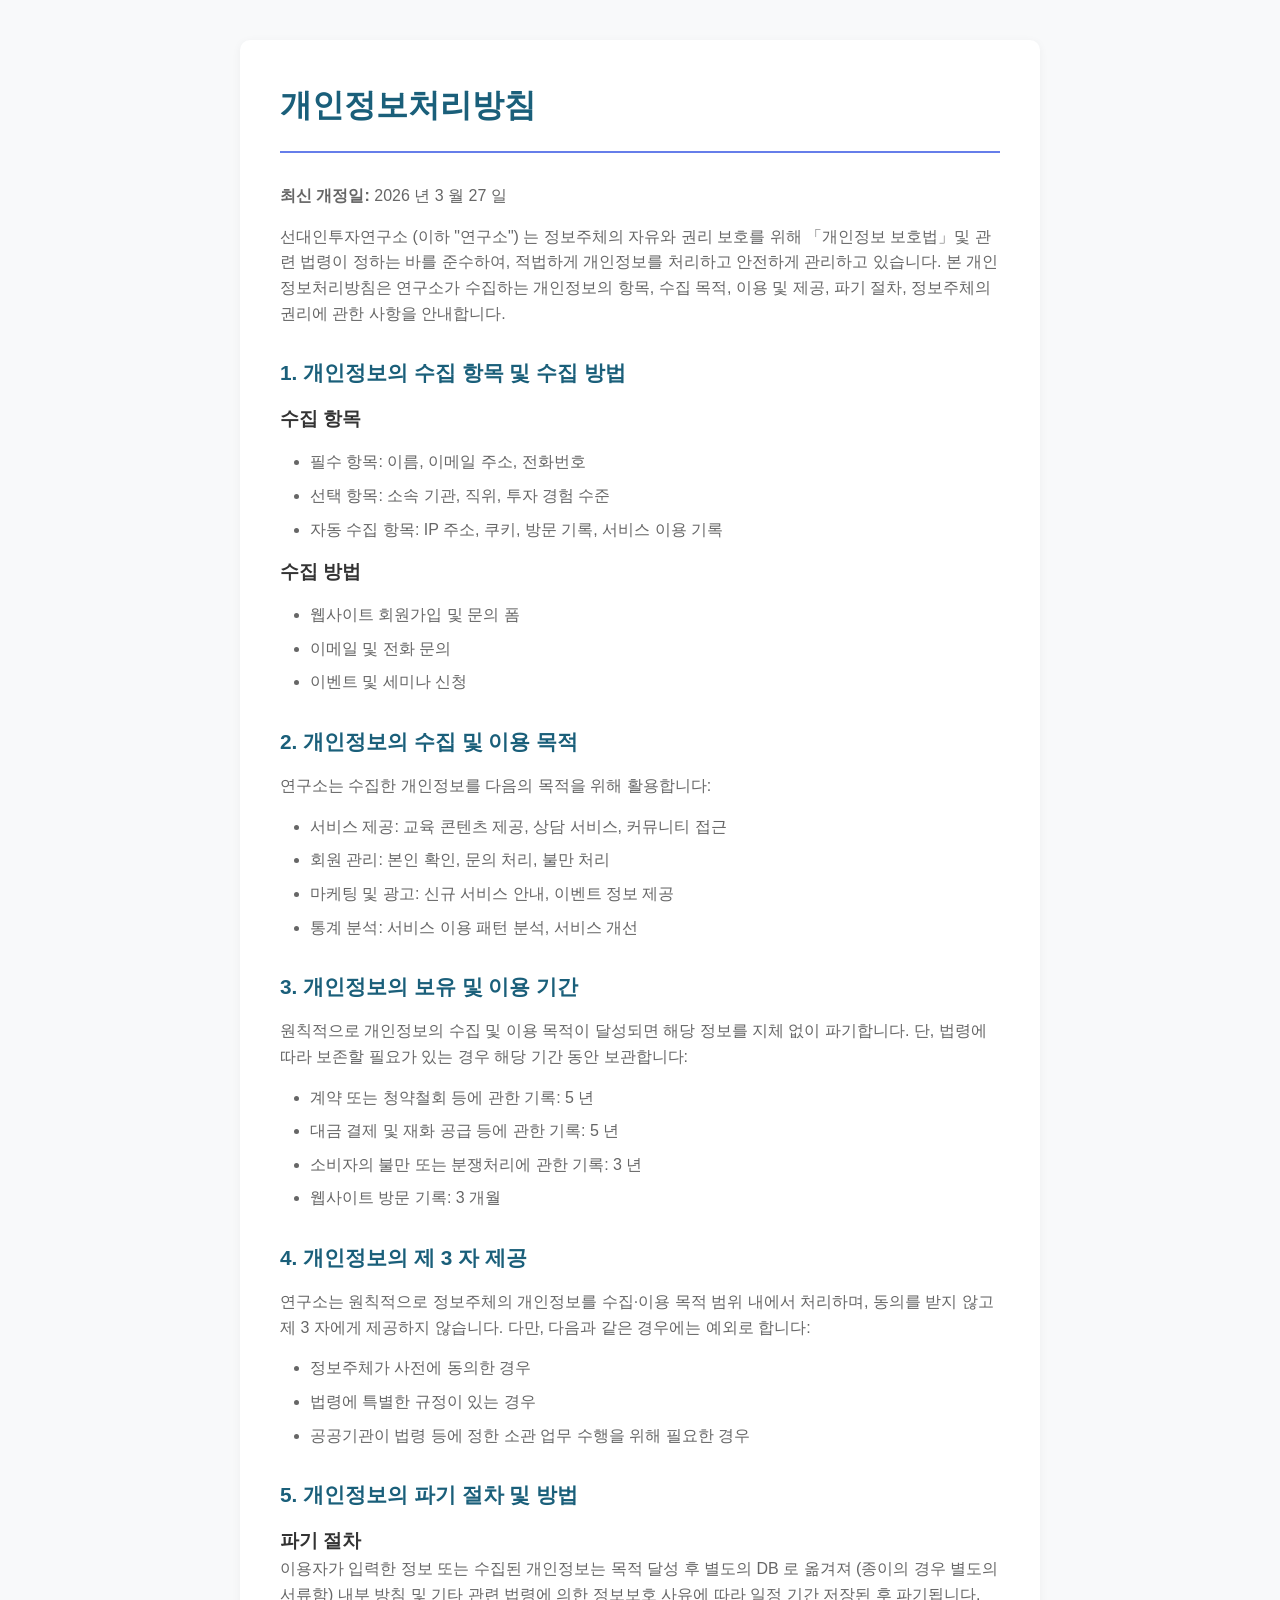
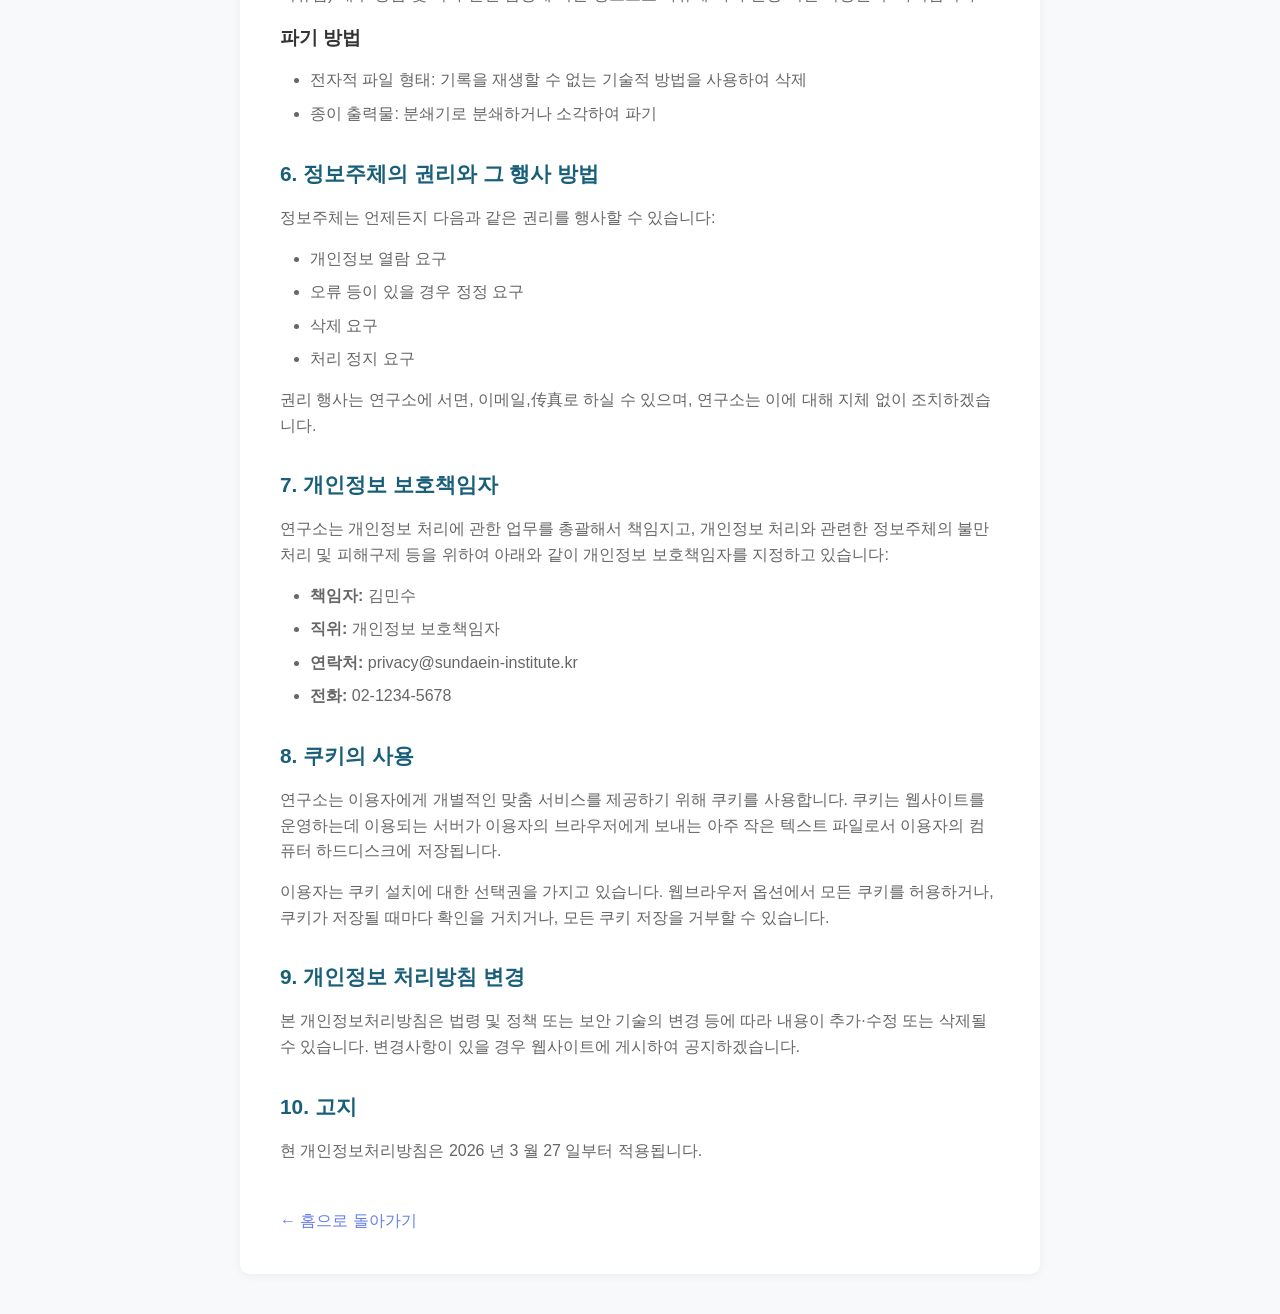
<file: privacy-policy.html>
<!DOCTYPE html>
<html lang="ko">
<head>
    <meta charset="UTF-8">
    <meta name="viewport" content="width=device-width, initial-scale=1.0">
    <title>개인정보처리방침 - 선대인투자연구소</title>
    <style>
        * {
            margin: 0;
            padding: 0;
            box-sizing: border-box;
        }
        
        body {
            font-family: 'Apple SD Gothic Neo', 'Malgun Gothic', 'Noto Sans KR', sans-serif;
            line-height: 1.6;
            color: #333;
            background: #f8f9fa;
            padding: 40px 20px;
        }
        
        .container {
            max-width: 800px;
            margin: 0 auto;
            background: white;
            padding: 40px;
            border-radius: 10px;
            box-shadow: 0 2px 10px rgba(0,0,0,0.05);
        }
        
        h1 {
            color: #1a5f7a;
            margin-bottom: 30px;
            padding-bottom: 20px;
            border-bottom: 2px solid #667eea;
        }
        
        h2 {
            color: #1a5f7a;
            margin: 30px 0 15px;
            font-size: 1.3rem;
        }
        
        p {
            color: #666;
            margin-bottom: 15px;
        }
        
        ul, ol {
            margin: 15px 0 15px 30px;
            color: #666;
        }
        
        li {
            margin-bottom: 8px;
        }
        
        .back-link {
            display: inline-block;
            margin-top: 30px;
            color: #667eea;
            text-decoration: none;
        }
        
        .back-link:hover {
            text-decoration: underline;
        }
    </style>
</head>
<body>
    <div class="container">
        <h1>개인정보처리방침</h1>
        
        <p><strong>최신 개정일:</strong> 2026 년 3 월 27 일</p>
        
        <p>선대인투자연구소 (이하 "연구소") 는 정보주체의 자유와 권리 보호를 위해 「개인정보 보호법」및 관련 법령이 정하는 바를 준수하여, 적법하게 개인정보를 처리하고 안전하게 관리하고 있습니다. 본 개인정보처리방침은 연구소가 수집하는 개인정보의 항목, 수집 목적, 이용 및 제공, 파기 절차, 정보주체의 권리에 관한 사항을 안내합니다.</p>
        
        <h2>1. 개인정보의 수집 항목 및 수집 방법</h2>
        <h3>수집 항목</h3>
        <ul>
            <li>필수 항목: 이름, 이메일 주소, 전화번호</li>
            <li>선택 항목: 소속 기관, 직위, 투자 경험 수준</li>
            <li>자동 수집 항목: IP 주소, 쿠키, 방문 기록, 서비스 이용 기록</li>
        </ul>
        
        <h3>수집 방법</h3>
        <ul>
            <li>웹사이트 회원가입 및 문의 폼</li>
            <li>이메일 및 전화 문의</li>
            <li>이벤트 및 세미나 신청</li>
        </ul>
        
        <h2>2. 개인정보의 수집 및 이용 목적</h2>
        <p>연구소는 수집한 개인정보를 다음의 목적을 위해 활용합니다:</p>
        <ul>
            <li>서비스 제공: 교육 콘텐츠 제공, 상담 서비스, 커뮤니티 접근</li>
            <li>회원 관리: 본인 확인, 문의 처리, 불만 처리</li>
            <li>마케팅 및 광고: 신규 서비스 안내, 이벤트 정보 제공</li>
            <li>통계 분석: 서비스 이용 패턴 분석, 서비스 개선</li>
        </ul>
        
        <h2>3. 개인정보의 보유 및 이용 기간</h2>
        <p>원칙적으로 개인정보의 수집 및 이용 목적이 달성되면 해당 정보를 지체 없이 파기합니다. 단, 법령에 따라 보존할 필요가 있는 경우 해당 기간 동안 보관합니다:</p>
        <ul>
            <li>계약 또는 청약철회 등에 관한 기록: 5 년</li>
            <li>대금 결제 및 재화 공급 등에 관한 기록: 5 년</li>
            <li>소비자의 불만 또는 분쟁처리에 관한 기록: 3 년</li>
            <li>웹사이트 방문 기록: 3 개월</li>
        </ul>
        
        <h2>4. 개인정보의 제 3 자 제공</h2>
        <p>연구소는 원칙적으로 정보주체의 개인정보를 수집·이용 목적 범위 내에서 처리하며, 동의를 받지 않고 제 3 자에게 제공하지 않습니다. 다만, 다음과 같은 경우에는 예외로 합니다:</p>
        <ul>
            <li>정보주체가 사전에 동의한 경우</li>
            <li>법령에 특별한 규정이 있는 경우</li>
            <li>공공기관이 법령 등에 정한 소관 업무 수행을 위해 필요한 경우</li>
        </ul>
        
        <h2>5. 개인정보의 파기 절차 및 방법</h2>
        <h3>파기 절차</h3>
        <p>이용자가 입력한 정보 또는 수집된 개인정보는 목적 달성 후 별도의 DB 로 옮겨져 (종이의 경우 별도의 서류함) 내부 방침 및 기타 관련 법령에 의한 정보보호 사유에 따라 일정 기간 저장된 후 파기됩니다.</p>
        
        <h3>파기 방법</h3>
        <ul>
            <li>전자적 파일 형태: 기록을 재생할 수 없는 기술적 방법을 사용하여 삭제</li>
            <li>종이 출력물: 분쇄기로 분쇄하거나 소각하여 파기</li>
        </ul>
        
        <h2>6. 정보주체의 권리와 그 행사 방법</h2>
        <p>정보주체는 언제든지 다음과 같은 권리를 행사할 수 있습니다:</p>
        <ul>
            <li>개인정보 열람 요구</li>
            <li>오류 등이 있을 경우 정정 요구</li>
            <li>삭제 요구</li>
            <li>처리 정지 요구</li>
        </ul>
        <p>권리 행사는 연구소에 서면, 이메일,传真로 하실 수 있으며, 연구소는 이에 대해 지체 없이 조치하겠습니다.</p>
        
        <h2>7. 개인정보 보호책임자</h2>
        <p>연구소는 개인정보 처리에 관한 업무를 총괄해서 책임지고, 개인정보 처리와 관련한 정보주체의 불만처리 및 피해구제 등을 위하여 아래와 같이 개인정보 보호책임자를 지정하고 있습니다:</p>
        <ul>
            <li><strong>책임자:</strong> 김민수</li>
            <li><strong>직위:</strong> 개인정보 보호책임자</li>
            <li><strong>연락처:</strong> privacy@sundaein-institute.kr</li>
            <li><strong>전화:</strong> 02-1234-5678</li>
        </ul>
        
        <h2>8. 쿠키의 사용</h2>
        <p>연구소는 이용자에게 개별적인 맞춤 서비스를 제공하기 위해 쿠키를 사용합니다. 쿠키는 웹사이트를 운영하는데 이용되는 서버가 이용자의 브라우저에게 보내는 아주 작은 텍스트 파일로서 이용자의 컴퓨터 하드디스크에 저장됩니다.</p>
        <p>이용자는 쿠키 설치에 대한 선택권을 가지고 있습니다. 웹브라우저 옵션에서 모든 쿠키를 허용하거나, 쿠키가 저장될 때마다 확인을 거치거나, 모든 쿠키 저장을 거부할 수 있습니다.</p>
        
        <h2>9. 개인정보 처리방침 변경</h2>
        <p>본 개인정보처리방침은 법령 및 정책 또는 보안 기술의 변경 등에 따라 내용이 추가·수정 또는 삭제될 수 있습니다. 변경사항이 있을 경우 웹사이트에 게시하여 공지하겠습니다.</p>
        
        <h2>10. 고지</h2>
        <p>현 개인정보처리방침은 2026 년 3 월 27 일부터 적용됩니다.</p>
        
        <a href="/korea-landing-compliant.html" class="back-link">← 홈으로 돌아가기</a>
    </div>
</body>
</html>
</file>
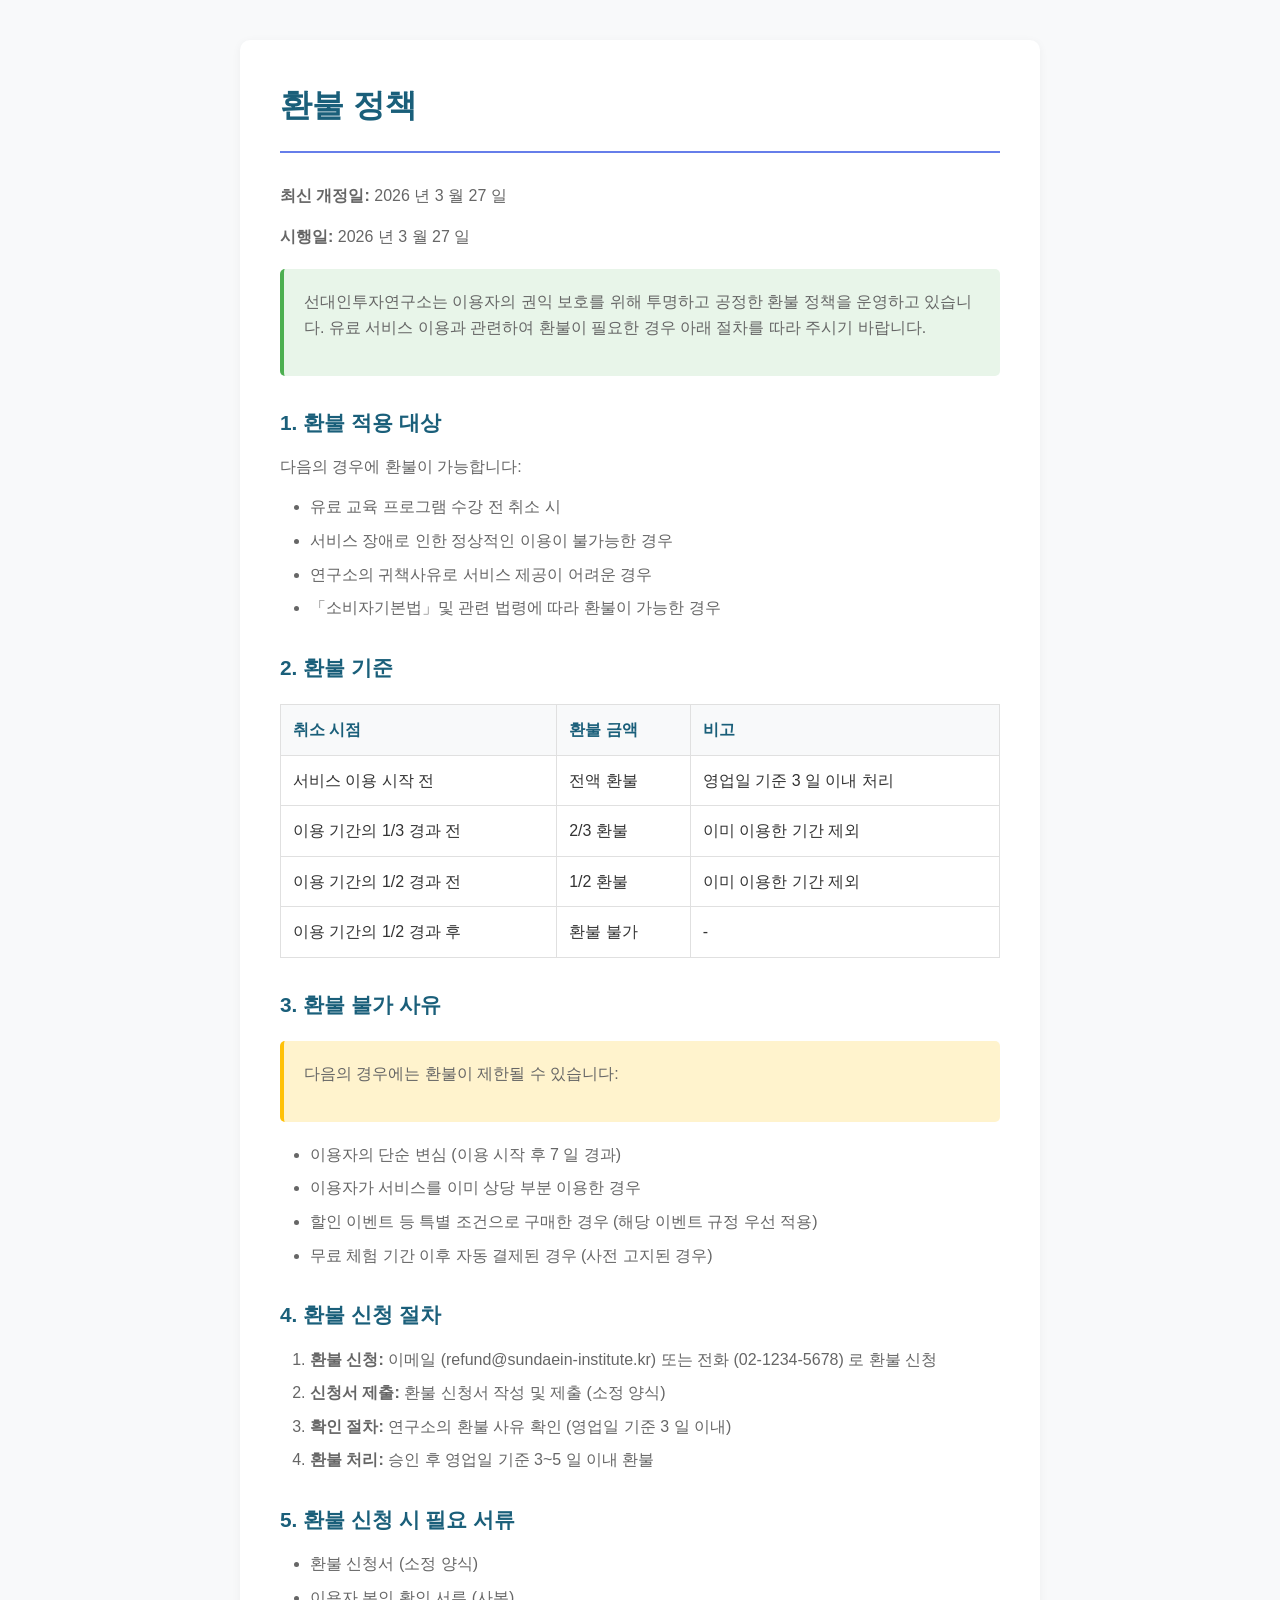
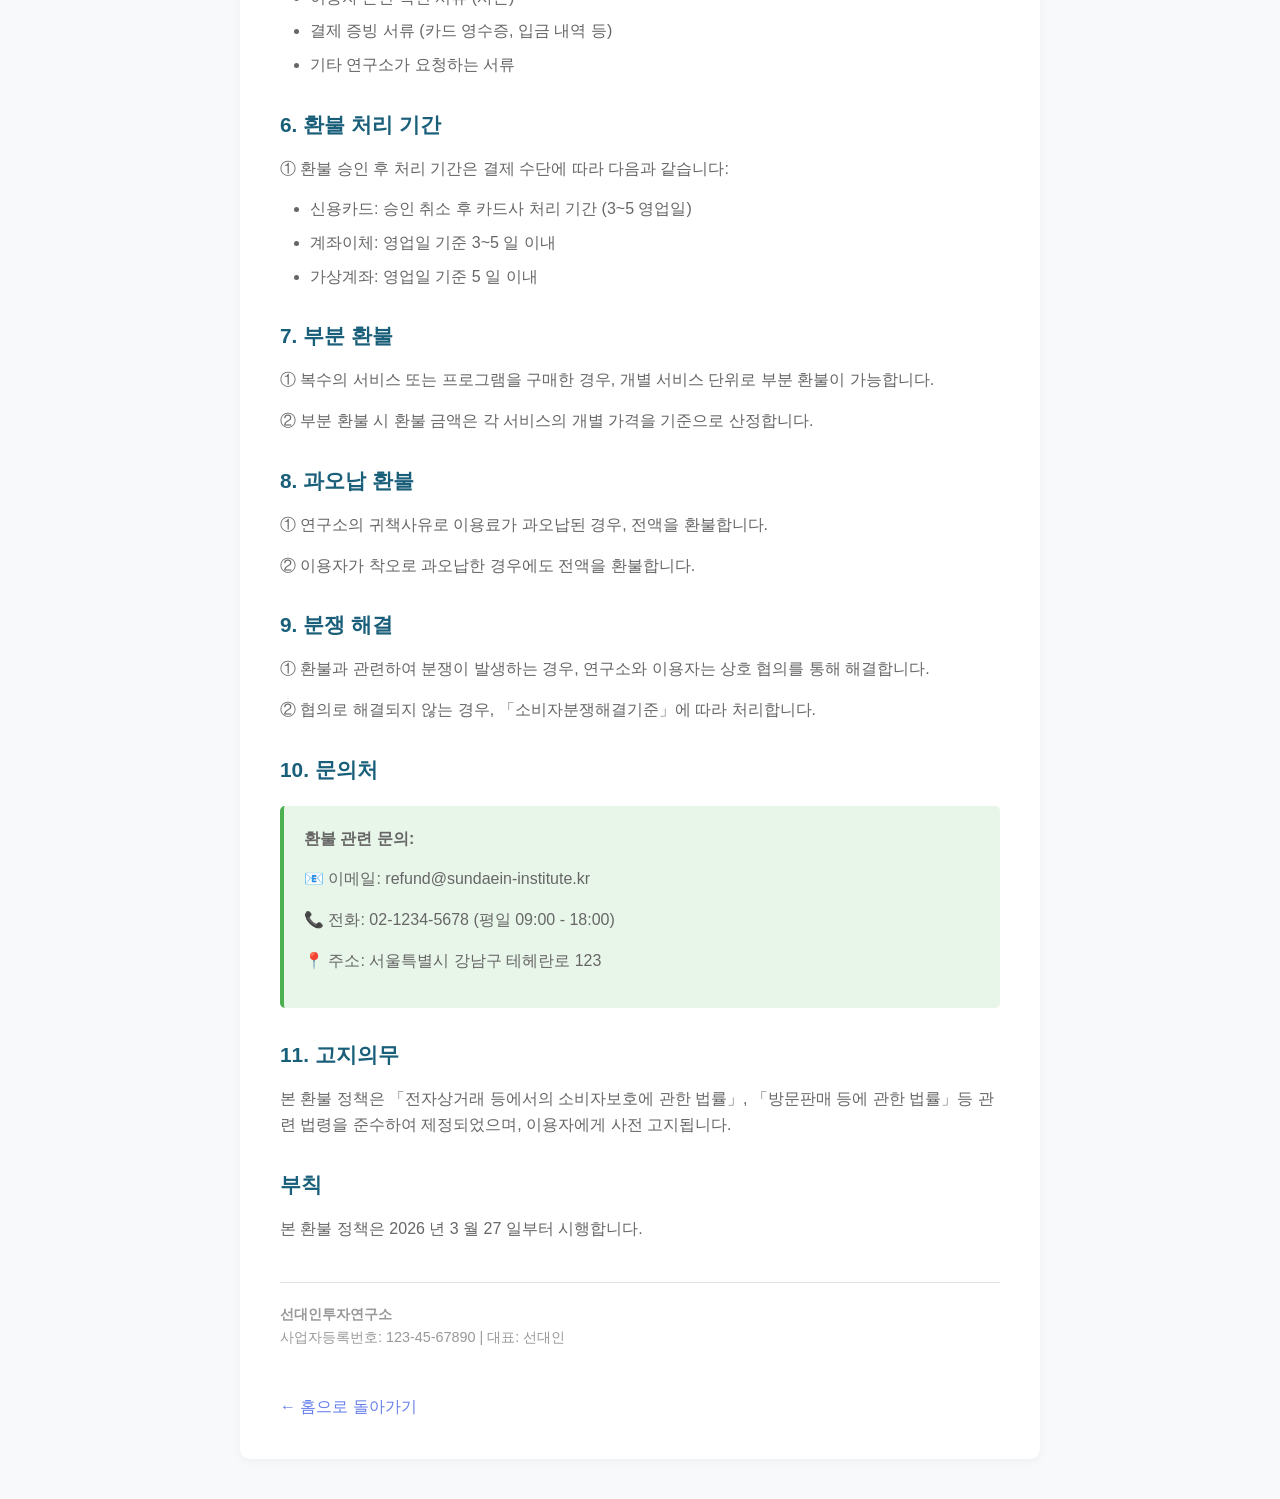
<file: refund-policy.html>
<!DOCTYPE html>
<html lang="ko">
<head>
    <meta charset="UTF-8">
    <meta name="viewport" content="width=device-width, initial-scale=1.0">
    <title>환불 정책 - 선대인투자연구소</title>
    <style>
        * {
            margin: 0;
            padding: 0;
            box-sizing: border-box;
        }
        
        body {
            font-family: 'Apple SD Gothic Neo', 'Malgun Gothic', 'Noto Sans KR', sans-serif;
            line-height: 1.6;
            color: #333;
            background: #f8f9fa;
            padding: 40px 20px;
        }
        
        .container {
            max-width: 800px;
            margin: 0 auto;
            background: white;
            padding: 40px;
            border-radius: 10px;
            box-shadow: 0 2px 10px rgba(0,0,0,0.05);
        }
        
        h1 {
            color: #1a5f7a;
            margin-bottom: 30px;
            padding-bottom: 20px;
            border-bottom: 2px solid #667eea;
        }
        
        h2 {
            color: #1a5f7a;
            margin: 30px 0 15px;
            font-size: 1.3rem;
        }
        
        p {
            color: #666;
            margin-bottom: 15px;
        }
        
        ul, ol {
            margin: 15px 0 15px 30px;
            color: #666;
        }
        
        li {
            margin-bottom: 8px;
        }
        
        .back-link {
            display: inline-block;
            margin-top: 30px;
            color: #667eea;
            text-decoration: none;
        }
        
        .back-link:hover {
            text-decoration: underline;
        }
        
        .table {
            width: 100%;
            border-collapse: collapse;
            margin: 20px 0;
        }
        
        .table th,
        .table td {
            border: 1px solid #e0e0e0;
            padding: 12px;
            text-align: left;
        }
        
        .table th {
            background: #f8f9fa;
            color: #1a5f7a;
        }
        
        .highlight {
            background: #e8f5e9;
            padding: 20px;
            border-radius: 5px;
            margin: 20px 0;
            border-left: 4px solid #4caf50;
        }
        
        .warning {
            background: #fff3cd;
            padding: 20px;
            border-radius: 5px;
            margin: 20px 0;
            border-left: 4px solid #ffc107;
        }
    </style>
</head>
<body>
    <div class="container">
        <h1>환불 정책</h1>
        
        <p><strong>최신 개정일:</strong> 2026 년 3 월 27 일</p>
        <p><strong>시행일:</strong> 2026 년 3 월 27 일</p>
        
        <div class="highlight">
            <p>선대인투자연구소는 이용자의 권익 보호를 위해 투명하고 공정한 환불 정책을 운영하고 있습니다. 유료 서비스 이용과 관련하여 환불이 필요한 경우 아래 절차를 따라 주시기 바랍니다.</p>
        </div>
        
        <h2>1. 환불 적용 대상</h2>
        <p>다음의 경우에 환불이 가능합니다:</p>
        <ul>
            <li>유료 교육 프로그램 수강 전 취소 시</li>
            <li>서비스 장애로 인한 정상적인 이용이 불가능한 경우</li>
            <li>연구소의 귀책사유로 서비스 제공이 어려운 경우</li>
            <li>「소비자기본법」및 관련 법령에 따라 환불이 가능한 경우</li>
        </ul>
        
        <h2>2. 환불 기준</h2>
        <table class="table">
            <thead>
                <tr>
                    <th>취소 시점</th>
                    <th>환불 금액</th>
                    <th>비고</th>
                </tr>
            </thead>
            <tbody>
                <tr>
                    <td>서비스 이용 시작 전</td>
                    <td>전액 환불</td>
                    <td>영업일 기준 3 일 이내 처리</td>
                </tr>
                <tr>
                    <td>이용 기간의 1/3 경과 전</td>
                    <td>2/3 환불</td>
                    <td>이미 이용한 기간 제외</td>
                </tr>
                <tr>
                    <td>이용 기간의 1/2 경과 전</td>
                    <td>1/2 환불</td>
                    <td>이미 이용한 기간 제외</td>
                </tr>
                <tr>
                    <td>이용 기간의 1/2 경과 후</td>
                    <td>환불 불가</td>
                    <td>-</td>
                </tr>
            </tbody>
        </table>
        
        <h2>3. 환불 불가 사유</h2>
        <div class="warning">
            <p>다음의 경우에는 환불이 제한될 수 있습니다:</p>
        </div>
        <ul>
            <li>이용자의 단순 변심 (이용 시작 후 7 일 경과)</li>
            <li>이용자가 서비스를 이미 상당 부분 이용한 경우</li>
            <li>할인 이벤트 등 특별 조건으로 구매한 경우 (해당 이벤트 규정 우선 적용)</li>
            <li>무료 체험 기간 이후 자동 결제된 경우 (사전 고지된 경우)</li>
        </ul>
        
        <h2>4. 환불 신청 절차</h2>
        <ol>
            <li><strong>환불 신청:</strong> 이메일 (refund@sundaein-institute.kr) 또는 전화 (02-1234-5678) 로 환불 신청</li>
            <li><strong>신청서 제출:</strong> 환불 신청서 작성 및 제출 (소정 양식)</li>
            <li><strong>확인 절차:</strong> 연구소의 환불 사유 확인 (영업일 기준 3 일 이내)</li>
            <li><strong>환불 처리:</strong> 승인 후 영업일 기준 3~5 일 이내 환불</li>
        </ol>
        
        <h2>5. 환불 신청 시 필요 서류</h2>
        <ul>
            <li>환불 신청서 (소정 양식)</li>
            <li>이용자 본인 확인 서류 (사본)</li>
            <li>결제 증빙 서류 (카드 영수증, 입금 내역 등)</li>
            <li>기타 연구소가 요청하는 서류</li>
        </ul>
        
        <h2>6. 환불 처리 기간</h2>
        <p>① 환불 승인 후 처리 기간은 결제 수단에 따라 다음과 같습니다:</p>
        <ul>
            <li>신용카드: 승인 취소 후 카드사 처리 기간 (3~5 영업일)</li>
            <li>계좌이체: 영업일 기준 3~5 일 이내</li>
            <li>가상계좌: 영업일 기준 5 일 이내</li>
        </ul>
        
        <h2>7. 부분 환불</h2>
        <p>① 복수의 서비스 또는 프로그램을 구매한 경우, 개별 서비스 단위로 부분 환불이 가능합니다.</p>
        <p>② 부분 환불 시 환불 금액은 각 서비스의 개별 가격을 기준으로 산정합니다.</p>
        
        <h2>8. 과오납 환불</h2>
        <p>① 연구소의 귀책사유로 이용료가 과오납된 경우, 전액을 환불합니다.</p>
        <p>② 이용자가 착오로 과오납한 경우에도 전액을 환불합니다.</p>
        
        <h2>9. 분쟁 해결</h2>
        <p>① 환불과 관련하여 분쟁이 발생하는 경우, 연구소와 이용자는 상호 협의를 통해 해결합니다.</p>
        <p>② 협의로 해결되지 않는 경우, 「소비자분쟁해결기준」에 따라 처리합니다.</p>
        
        <h2>10. 문의처</h2>
        <div class="highlight">
            <p><strong>환불 관련 문의:</strong></p>
            <p>📧 이메일: refund@sundaein-institute.kr</p>
            <p>📞 전화: 02-1234-5678 (평일 09:00 - 18:00)</p>
            <p>📍 주소: 서울특별시 강남구 테헤란로 123</p>
        </div>
        
        <h2>11. 고지의무</h2>
        <p>본 환불 정책은 「전자상거래 등에서의 소비자보호에 관한 법률」, 「방문판매 등에 관한 법률」등 관련 법령을 준수하여 제정되었으며, 이용자에게 사전 고지됩니다.</p>
        
        <h2>부칙</h2>
        <p>본 환불 정책은 2026 년 3 월 27 일부터 시행합니다.</p>
        
        <p style="margin-top: 40px; padding-top: 20px; border-top: 1px solid #e0e0e0; color: #999; font-size: 0.9rem;">
            <strong>선대인투자연구소</strong><br>
            사업자등록번호: 123-45-67890 | 대표: 선대인
        </p>
        
        <a href="/korea-landing-compliant.html" class="back-link">← 홈으로 돌아가기</a>
    </div>
</body>
</html>
</file>
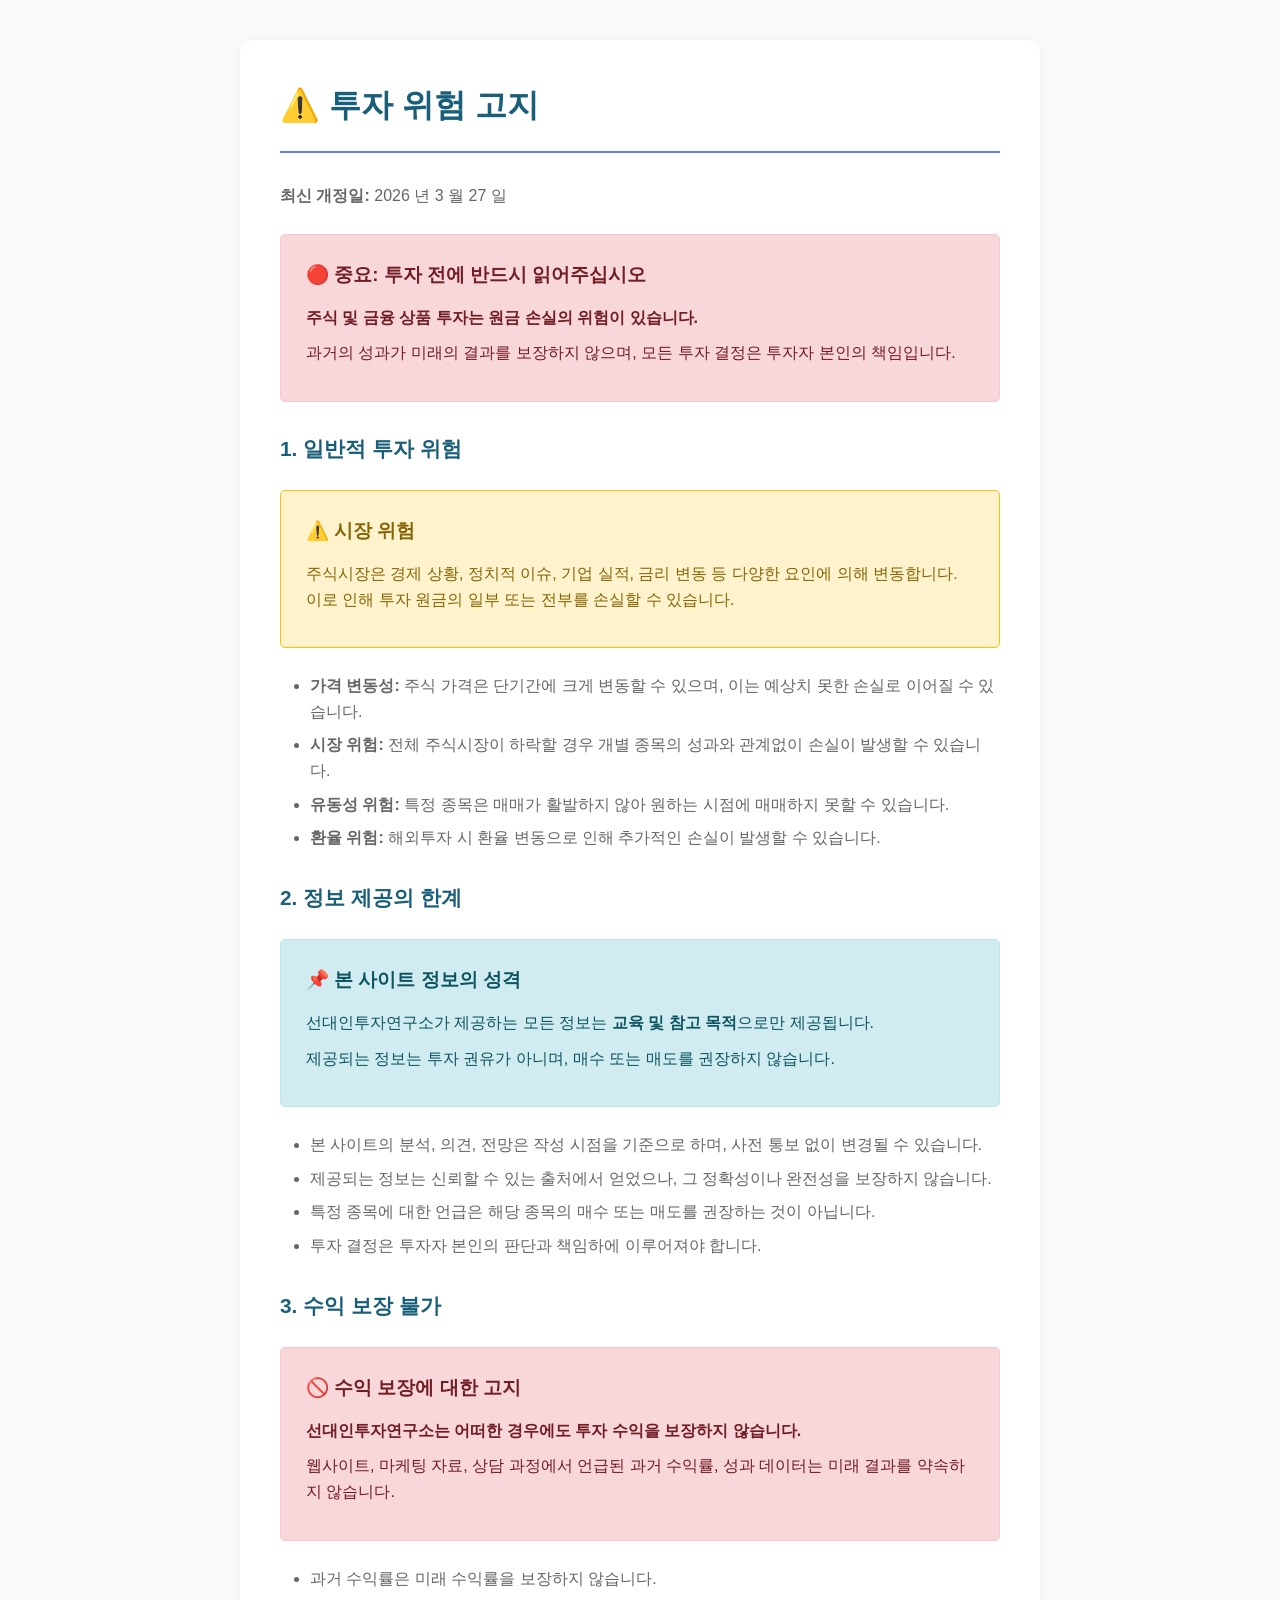
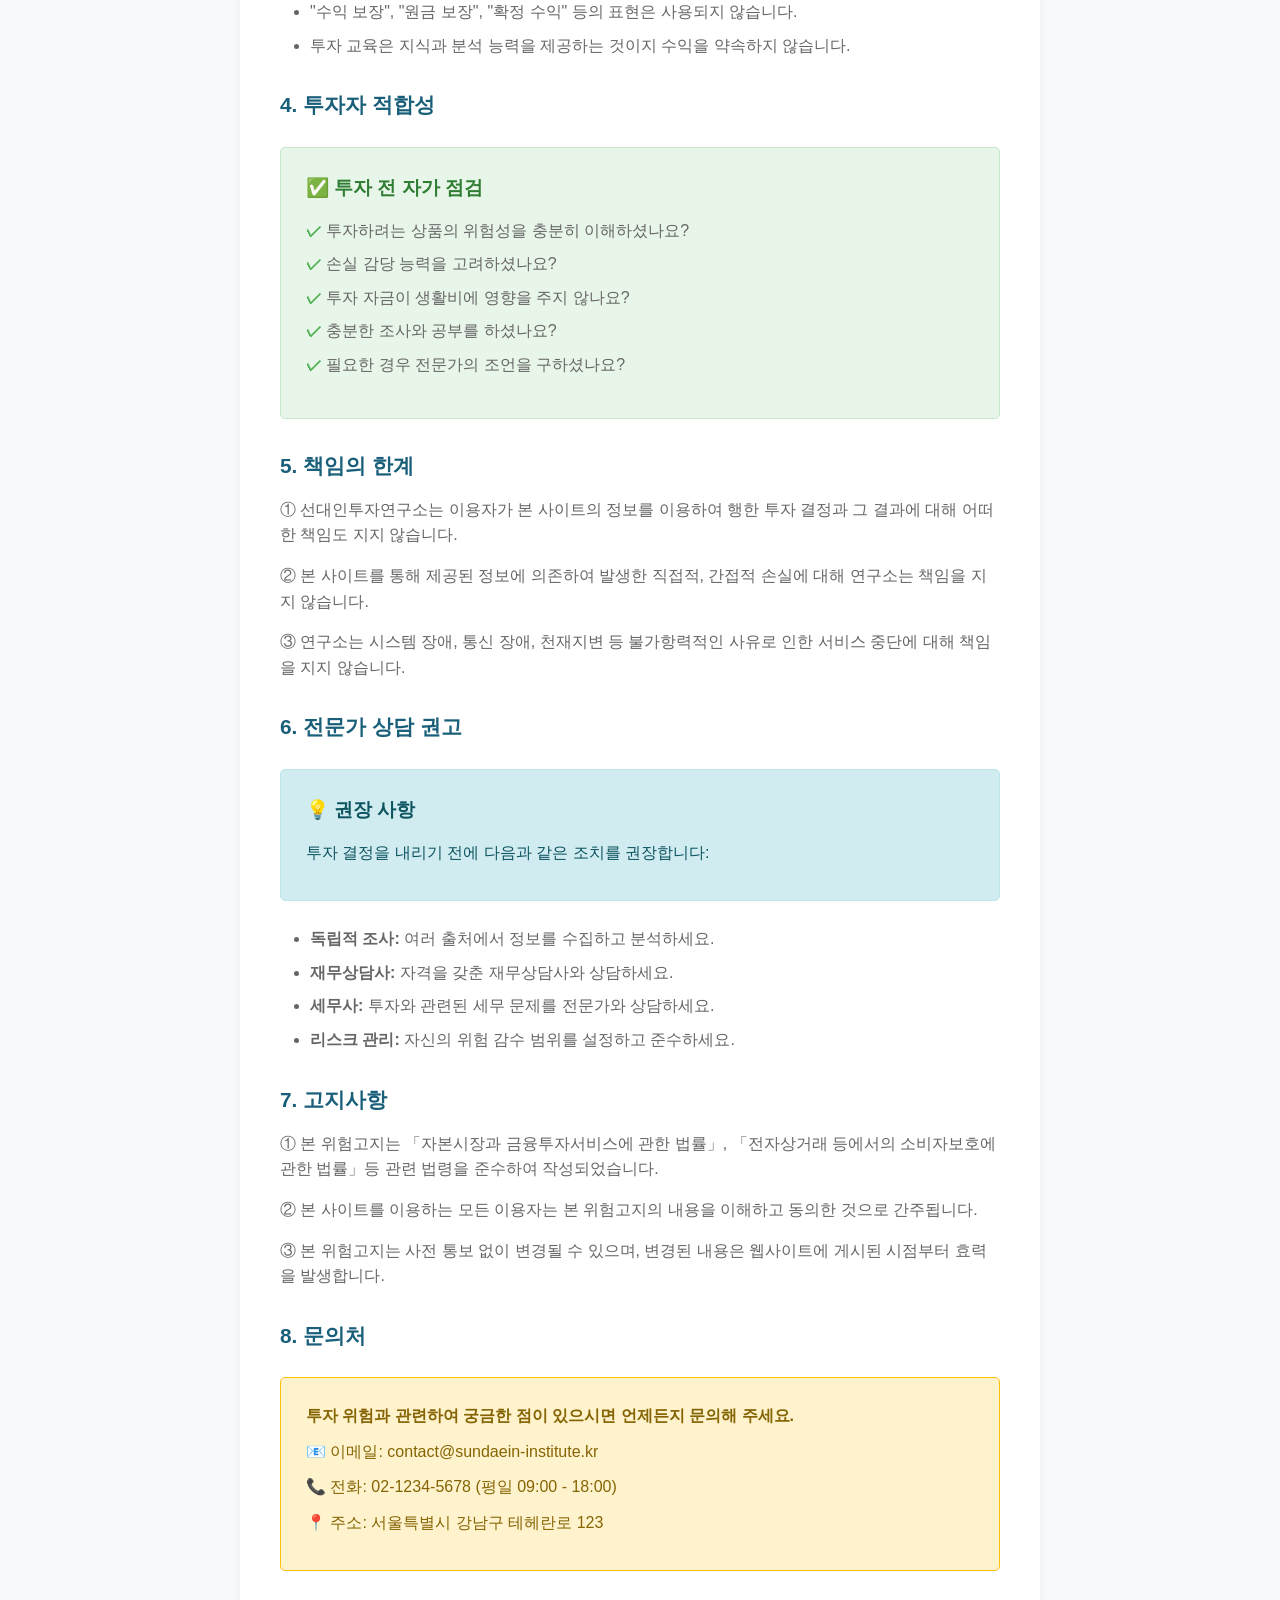
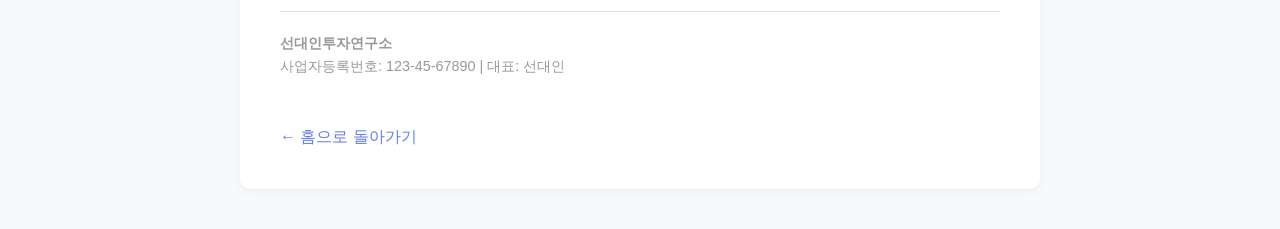
<file: risk-disclosure.html>
<!DOCTYPE html>
<html lang="ko">
<head>
    <meta charset="UTF-8">
    <meta name="viewport" content="width=device-width, initial-scale=1.0">
    <title>투자 위험 고지 - 선대인투자연구소</title>
    <style>
        * {
            margin: 0;
            padding: 0;
            box-sizing: border-box;
        }
        
        body {
            font-family: 'Apple SD Gothic Neo', 'Malgun Gothic', 'Noto Sans KR', sans-serif;
            line-height: 1.6;
            color: #333;
            background: #f8f9fa;
            padding: 40px 20px;
        }
        
        .container {
            max-width: 800px;
            margin: 0 auto;
            background: white;
            padding: 40px;
            border-radius: 10px;
            box-shadow: 0 2px 10px rgba(0,0,0,0.05);
        }
        
        h1 {
            color: #1a5f7a;
            margin-bottom: 30px;
            padding-bottom: 20px;
            border-bottom: 2px solid #667eea;
        }
        
        h2 {
            color: #1a5f7a;
            margin: 30px 0 15px;
            font-size: 1.3rem;
        }
        
        p {
            color: #666;
            margin-bottom: 15px;
        }
        
        ul, ol {
            margin: 15px 0 15px 30px;
            color: #666;
        }
        
        li {
            margin-bottom: 8px;
        }
        
        .back-link {
            display: inline-block;
            margin-top: 30px;
            color: #667eea;
            text-decoration: none;
        }
        
        .back-link:hover {
            text-decoration: underline;
        }
        
        .warning-box {
            background: #fff3cd;
            border: 1px solid #ffc107;
            border-radius: 5px;
            padding: 25px;
            margin: 25px 0;
        }
        
        .warning-box h3 {
            color: #856404;
            margin-bottom: 15px;
            display: flex;
            align-items: center;
            gap: 10px;
        }
        
        .warning-box p {
            color: #856404;
            margin-bottom: 10px;
        }
        
        .danger-box {
            background: #f8d7da;
            border: 1px solid #f5c6cb;
            border-radius: 5px;
            padding: 25px;
            margin: 25px 0;
        }
        
        .danger-box h3 {
            color: #721c24;
            margin-bottom: 15px;
            display: flex;
            align-items: center;
            gap: 10px;
        }
        
        .danger-box p {
            color: #721c24;
            margin-bottom: 10px;
        }
        
        .info-box {
            background: #d1ecf1;
            border: 1px solid #bee5eb;
            border-radius: 5px;
            padding: 25px;
            margin: 25px 0;
        }
        
        .info-box h3 {
            color: #0c5460;
            margin-bottom: 15px;
            display: flex;
            align-items: center;
            gap: 10px;
        }
        
        .info-box p {
            color: #0c5460;
            margin-bottom: 10px;
        }
        
        .checklist {
            background: #e8f5e9;
            border: 1px solid #c8e6c9;
            border-radius: 5px;
            padding: 25px;
            margin: 25px 0;
        }
        
        .checklist h3 {
            color: #2e7d32;
            margin-bottom: 15px;
        }
        
        .checklist ul {
            list-style: none;
            margin-left: 0;
        }
        
        .checklist li::before {
            content: "✓ ";
            color: #4caf50;
            font-weight: bold;
        }
    </style>
</head>
<body>
    <div class="container">
        <h1>⚠️ 투자 위험 고지</h1>
        
        <p><strong>최신 개정일:</strong> 2026 년 3 월 27 일</p>
        
        <div class="danger-box">
            <h3>🔴 중요: 투자 전에 반드시 읽어주십시오</h3>
            <p><strong>주식 및 금융 상품 투자는 원금 손실의 위험이 있습니다.</strong></p>
            <p>과거의 성과가 미래의 결과를 보장하지 않으며, 모든 투자 결정은 투자자 본인의 책임입니다.</p>
        </div>
        
        <h2>1. 일반적 투자 위험</h2>
        <div class="warning-box">
            <h3>⚠️ 시장 위험</h3>
            <p>주식시장은 경제 상황, 정치적 이슈, 기업 실적, 금리 변동 등 다양한 요인에 의해 변동합니다. 이로 인해 투자 원금의 일부 또는 전부를 손실할 수 있습니다.</p>
        </div>
        
        <ul>
            <li><strong>가격 변동성:</strong> 주식 가격은 단기간에 크게 변동할 수 있으며, 이는 예상치 못한 손실로 이어질 수 있습니다.</li>
            <li><strong>시장 위험:</strong> 전체 주식시장이 하락할 경우 개별 종목의 성과와 관계없이 손실이 발생할 수 있습니다.</li>
            <li><strong>유동성 위험:</strong> 특정 종목은 매매가 활발하지 않아 원하는 시점에 매매하지 못할 수 있습니다.</li>
            <li><strong>환율 위험:</strong> 해외투자 시 환율 변동으로 인해 추가적인 손실이 발생할 수 있습니다.</li>
        </ul>
        
        <h2>2. 정보 제공의 한계</h2>
        <div class="info-box">
            <h3>📌 본 사이트 정보의 성격</h3>
            <p>선대인투자연구소가 제공하는 모든 정보는 <strong>교육 및 참고 목적</strong>으로만 제공됩니다.</p>
            <p>제공되는 정보는 투자 권유가 아니며, 매수 또는 매도를 권장하지 않습니다.</p>
        </div>
        
        <ul>
            <li>본 사이트의 분석, 의견, 전망은 작성 시점을 기준으로 하며, 사전 통보 없이 변경될 수 있습니다.</li>
            <li>제공되는 정보는 신뢰할 수 있는 출처에서 얻었으나, 그 정확성이나 완전성을 보장하지 않습니다.</li>
            <li>특정 종목에 대한 언급은 해당 종목의 매수 또는 매도를 권장하는 것이 아닙니다.</li>
            <li>투자 결정은 투자자 본인의 판단과 책임하에 이루어져야 합니다.</li>
        </ul>
        
        <h2>3. 수익 보장 불가</h2>
        <div class="danger-box">
            <h3>🚫 수익 보장에 대한 고지</h3>
            <p><strong>선대인투자연구소는 어떠한 경우에도 투자 수익을 보장하지 않습니다.</strong></p>
            <p>웹사이트, 마케팅 자료, 상담 과정에서 언급된 과거 수익률, 성과 데이터는 미래 결과를 약속하지 않습니다.</p>
        </div>
        
        <ul>
            <li>과거 수익률은 미래 수익률을 보장하지 않습니다.</li>
            <li>"수익 보장", "원금 보장", "확정 수익" 등의 표현은 사용되지 않습니다.</li>
            <li>투자 교육은 지식과 분석 능력을 제공하는 것이지 수익을 약속하지 않습니다.</li>
        </ul>
        
        <h2>4. 투자자 적합성</h2>
        <div class="checklist">
            <h3>✅ 투자 전 자가 점검</h3>
            <ul>
                <li>투자하려는 상품의 위험성을 충분히 이해하셨나요?</li>
                <li>손실 감당 능력을 고려하셨나요?</li>
                <li>투자 자금이 생활비에 영향을 주지 않나요?</li>
                <li>충분한 조사와 공부를 하셨나요?</li>
                <li>필요한 경우 전문가의 조언을 구하셨나요?</li>
            </ul>
        </div>
        
        <h2>5. 책임의 한계</h2>
        <p>① 선대인투자연구소는 이용자가 본 사이트의 정보를 이용하여 행한 투자 결정과 그 결과에 대해 어떠한 책임도 지지 않습니다.</p>
        <p>② 본 사이트를 통해 제공된 정보에 의존하여 발생한 직접적, 간접적 손실에 대해 연구소는 책임을 지지 않습니다.</p>
        <p>③ 연구소는 시스템 장애, 통신 장애, 천재지변 등 불가항력적인 사유로 인한 서비스 중단에 대해 책임을 지지 않습니다.</p>
        
        <h2>6. 전문가 상담 권고</h2>
        <div class="info-box">
            <h3>💡 권장 사항</h3>
            <p>투자 결정을 내리기 전에 다음과 같은 조치를 권장합니다:</p>
        </div>
        <ul>
            <li><strong>독립적 조사:</strong> 여러 출처에서 정보를 수집하고 분석하세요.</li>
            <li><strong>재무상담사:</strong> 자격을 갖춘 재무상담사와 상담하세요.</li>
            <li><strong>세무사:</strong> 투자와 관련된 세무 문제를 전문가와 상담하세요.</li>
            <li><strong>리스크 관리:</strong> 자신의 위험 감수 범위를 설정하고 준수하세요.</li>
        </ul>
        
        <h2>7. 고지사항</h2>
        <p>① 본 위험고지는 「자본시장과 금융투자서비스에 관한 법률」, 「전자상거래 등에서의 소비자보호에 관한 법률」등 관련 법령을 준수하여 작성되었습니다.</p>
        <p>② 본 사이트를 이용하는 모든 이용자는 본 위험고지의 내용을 이해하고 동의한 것으로 간주됩니다.</p>
        <p>③ 본 위험고지는 사전 통보 없이 변경될 수 있으며, 변경된 내용은 웹사이트에 게시된 시점부터 효력을 발생합니다.</p>
        
        <h2>8. 문의처</h2>
        <div class="warning-box">
            <p><strong>투자 위험과 관련하여 궁금한 점이 있으시면 언제든지 문의해 주세요.</strong></p>
            <p>📧 이메일: contact@sundaein-institute.kr</p>
            <p>📞 전화: 02-1234-5678 (평일 09:00 - 18:00)</p>
            <p>📍 주소: 서울특별시 강남구 테헤란로 123</p>
        </div>
        
        <p style="margin-top: 40px; padding-top: 20px; border-top: 1px solid #e0e0e0; color: #999; font-size: 0.9rem;">
            <strong>선대인투자연구소</strong><br>
            사업자등록번호: 123-45-67890 | 대표: 선대인
        </p>
        
        <a href="/korea-landing-compliant.html" class="back-link">← 홈으로 돌아가기</a>
    </div>
</body>
</html>
</file>
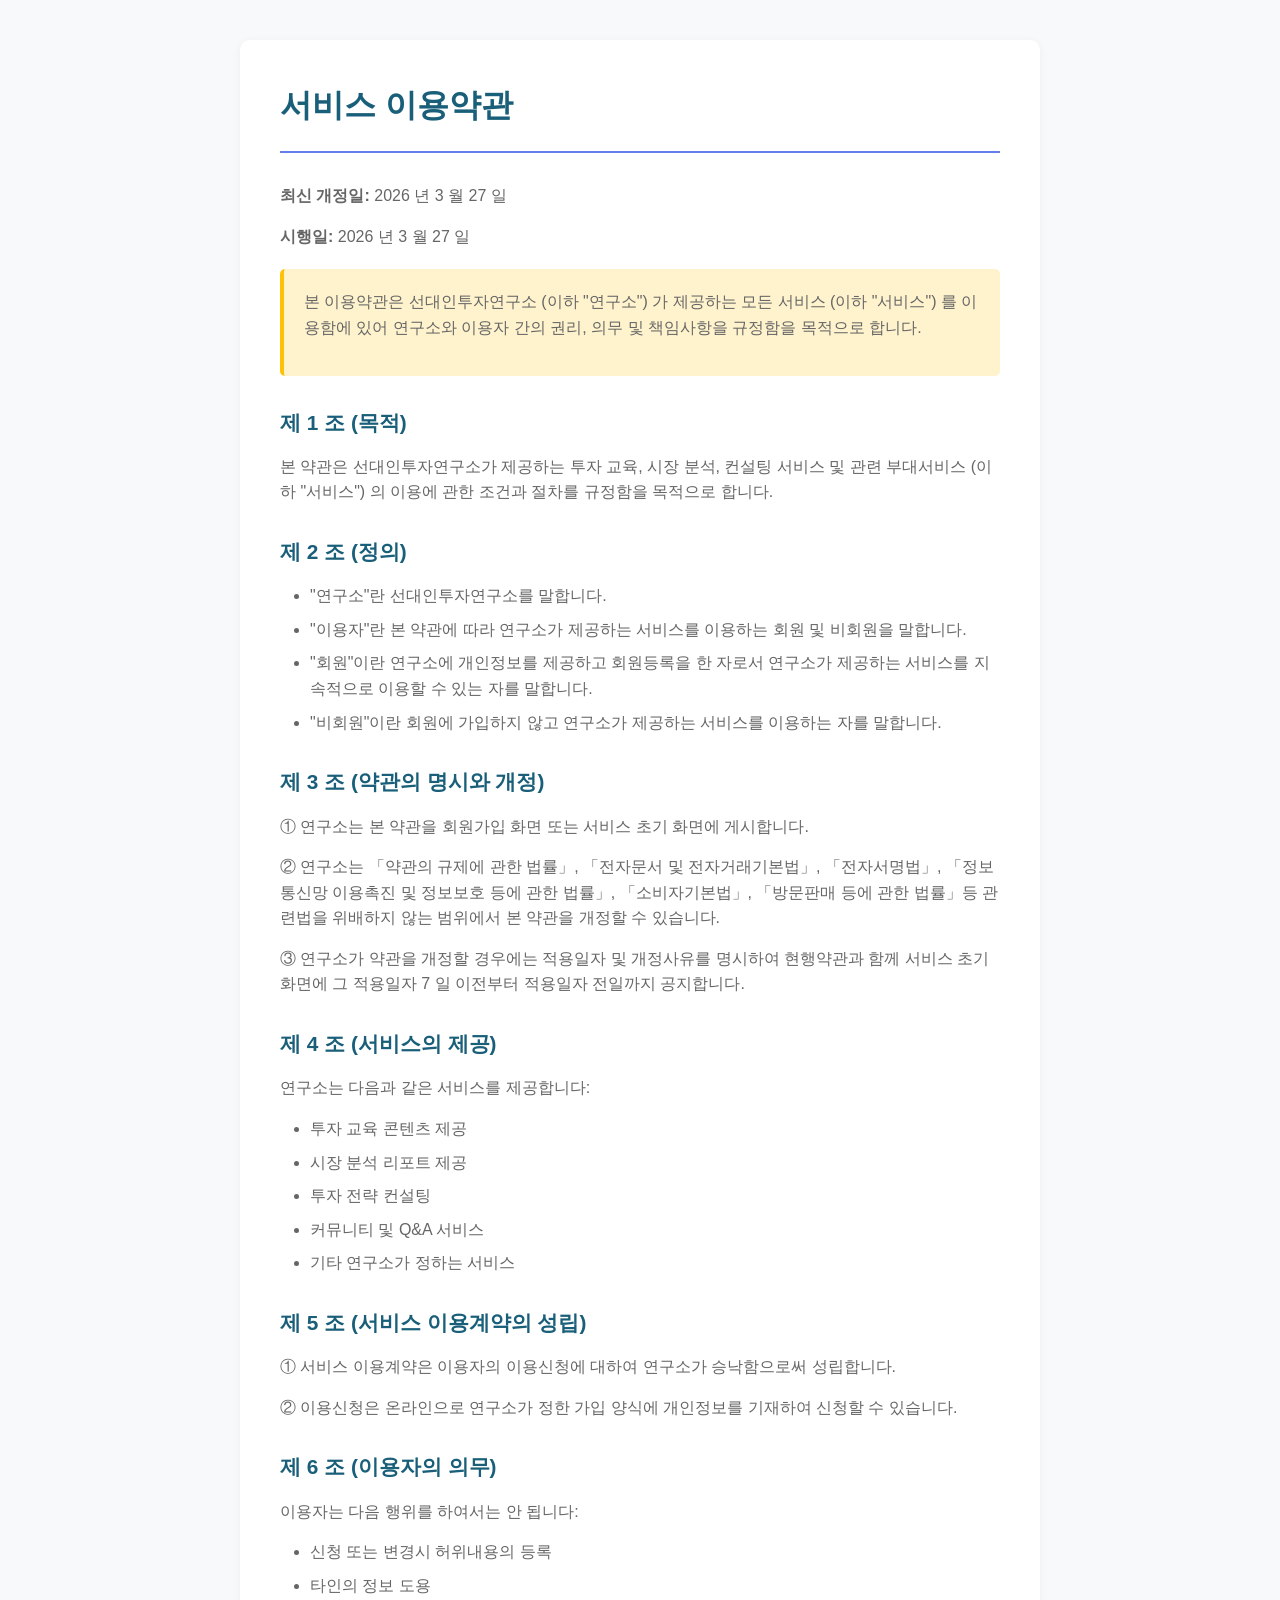
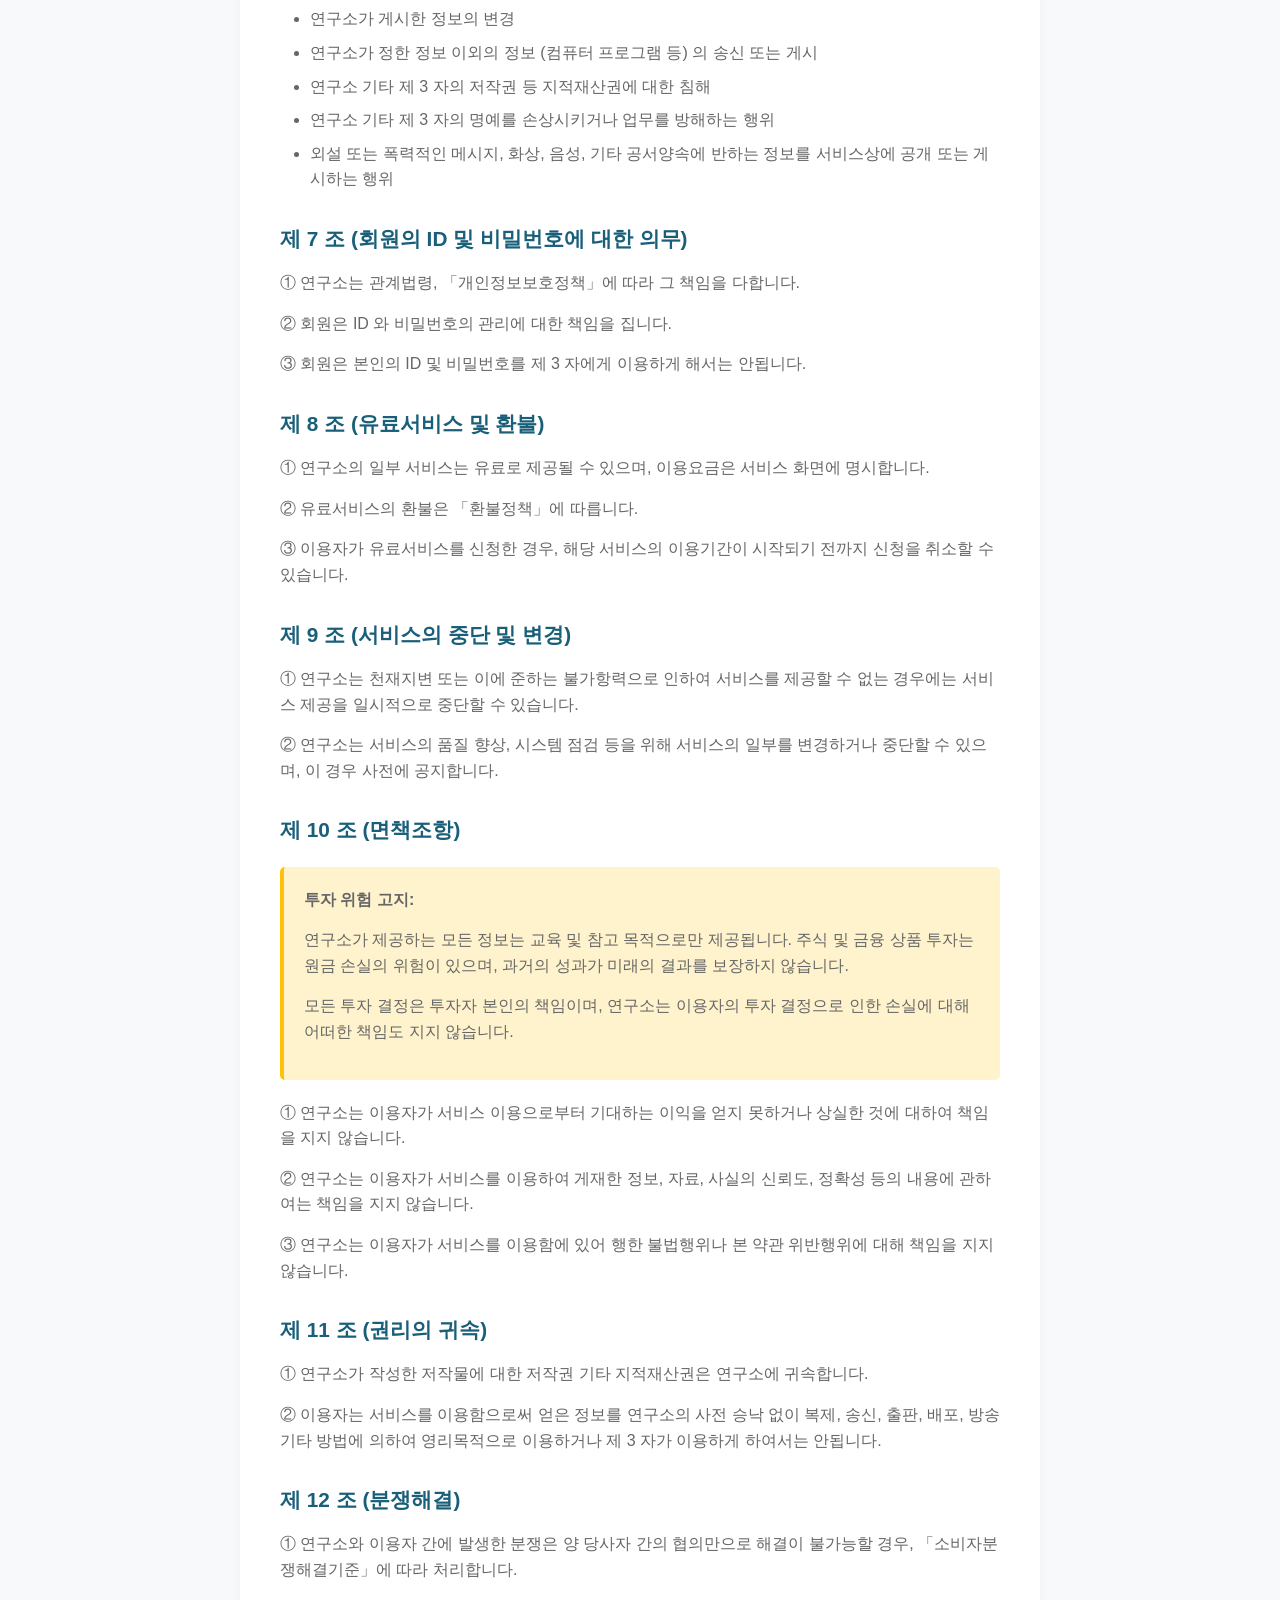
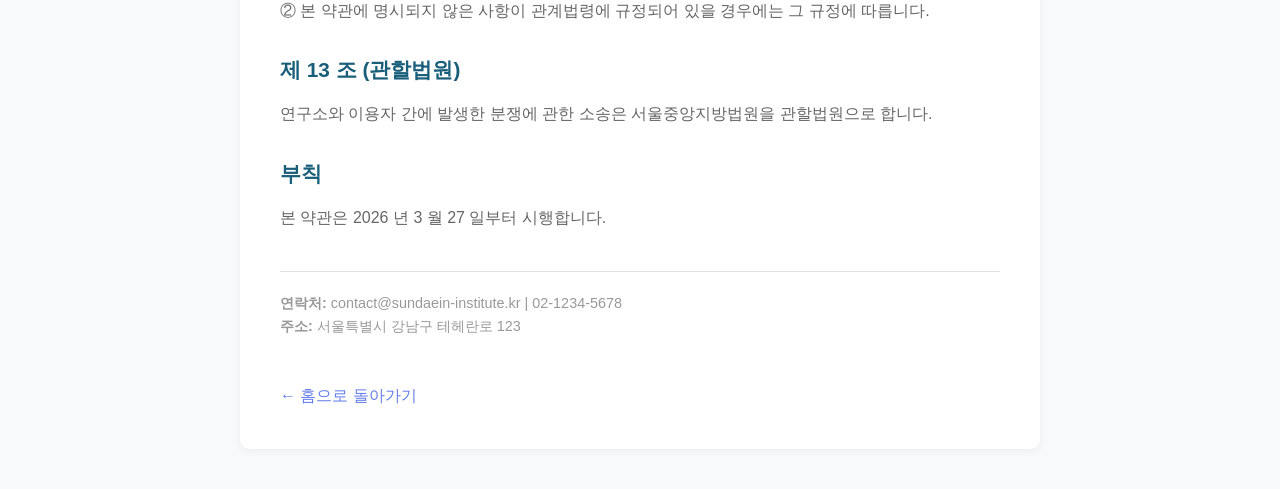
<file: terms-of-service.html>
<!DOCTYPE html>
<html lang="ko">
<head>
    <meta charset="UTF-8">
    <meta name="viewport" content="width=device-width, initial-scale=1.0">
    <title>서비스 이용약관 - 선대인투자연구소</title>
    <style>
        * {
            margin: 0;
            padding: 0;
            box-sizing: border-box;
        }
        
        body {
            font-family: 'Apple SD Gothic Neo', 'Malgun Gothic', 'Noto Sans KR', sans-serif;
            line-height: 1.6;
            color: #333;
            background: #f8f9fa;
            padding: 40px 20px;
        }
        
        .container {
            max-width: 800px;
            margin: 0 auto;
            background: white;
            padding: 40px;
            border-radius: 10px;
            box-shadow: 0 2px 10px rgba(0,0,0,0.05);
        }
        
        h1 {
            color: #1a5f7a;
            margin-bottom: 30px;
            padding-bottom: 20px;
            border-bottom: 2px solid #667eea;
        }
        
        h2 {
            color: #1a5f7a;
            margin: 30px 0 15px;
            font-size: 1.3rem;
        }
        
        h3 {
            color: #333;
            margin: 20px 0 10px;
            font-size: 1.1rem;
        }
        
        p {
            color: #666;
            margin-bottom: 15px;
        }
        
        ul, ol {
            margin: 15px 0 15px 30px;
            color: #666;
        }
        
        li {
            margin-bottom: 8px;
        }
        
        .back-link {
            display: inline-block;
            margin-top: 30px;
            color: #667eea;
            text-decoration: none;
        }
        
        .back-link:hover {
            text-decoration: underline;
        }
        
        .highlight {
            background: #fff3cd;
            padding: 20px;
            border-radius: 5px;
            margin: 20px 0;
            border-left: 4px solid #ffc107;
        }
    </style>
</head>
<body>
    <div class="container">
        <h1>서비스 이용약관</h1>
        
        <p><strong>최신 개정일:</strong> 2026 년 3 월 27 일</p>
        <p><strong>시행일:</strong> 2026 년 3 월 27 일</p>
        
        <div class="highlight">
            <p>본 이용약관은 선대인투자연구소 (이하 "연구소") 가 제공하는 모든 서비스 (이하 "서비스") 를 이용함에 있어 연구소와 이용자 간의 권리, 의무 및 책임사항을 규정함을 목적으로 합니다.</p>
        </div>
        
        <h2>제 1 조 (목적)</h2>
        <p>본 약관은 선대인투자연구소가 제공하는 투자 교육, 시장 분석, 컨설팅 서비스 및 관련 부대서비스 (이하 "서비스") 의 이용에 관한 조건과 절차를 규정함을 목적으로 합니다.</p>
        
        <h2>제 2 조 (정의)</h2>
        <ul>
            <li>"연구소"란 선대인투자연구소를 말합니다.</li>
            <li>"이용자"란 본 약관에 따라 연구소가 제공하는 서비스를 이용하는 회원 및 비회원을 말합니다.</li>
            <li>"회원"이란 연구소에 개인정보를 제공하고 회원등록을 한 자로서 연구소가 제공하는 서비스를 지속적으로 이용할 수 있는 자를 말합니다.</li>
            <li>"비회원"이란 회원에 가입하지 않고 연구소가 제공하는 서비스를 이용하는 자를 말합니다.</li>
        </ul>
        
        <h2>제 3 조 (약관의 명시와 개정)</h2>
        <p>① 연구소는 본 약관을 회원가입 화면 또는 서비스 초기 화면에 게시합니다.</p>
        <p>② 연구소는 「약관의 규제에 관한 법률」, 「전자문서 및 전자거래기본법」, 「전자서명법」, 「정보통신망 이용촉진 및 정보보호 등에 관한 법률」, 「소비자기본법」, 「방문판매 등에 관한 법률」등 관련법을 위배하지 않는 범위에서 본 약관을 개정할 수 있습니다.</p>
        <p>③ 연구소가 약관을 개정할 경우에는 적용일자 및 개정사유를 명시하여 현행약관과 함께 서비스 초기화면에 그 적용일자 7 일 이전부터 적용일자 전일까지 공지합니다.</p>
        
        <h2>제 4 조 (서비스의 제공)</h2>
        <p>연구소는 다음과 같은 서비스를 제공합니다:</p>
        <ul>
            <li>투자 교육 콘텐츠 제공</li>
            <li>시장 분석 리포트 제공</li>
            <li>투자 전략 컨설팅</li>
            <li>커뮤니티 및 Q&A 서비스</li>
            <li>기타 연구소가 정하는 서비스</li>
        </ul>
        
        <h2>제 5 조 (서비스 이용계약의 성립)</h2>
        <p>① 서비스 이용계약은 이용자의 이용신청에 대하여 연구소가 승낙함으로써 성립합니다.</p>
        <p>② 이용신청은 온라인으로 연구소가 정한 가입 양식에 개인정보를 기재하여 신청할 수 있습니다.</p>
        
        <h2>제 6 조 (이용자의 의무)</h2>
        <p>이용자는 다음 행위를 하여서는 안 됩니다:</p>
        <ul>
            <li>신청 또는 변경시 허위내용의 등록</li>
            <li>타인의 정보 도용</li>
            <li>연구소가 게시한 정보의 변경</li>
            <li>연구소가 정한 정보 이외의 정보 (컴퓨터 프로그램 등) 의 송신 또는 게시</li>
            <li>연구소 기타 제 3 자의 저작권 등 지적재산권에 대한 침해</li>
            <li>연구소 기타 제 3 자의 명예를 손상시키거나 업무를 방해하는 행위</li>
            <li>외설 또는 폭력적인 메시지, 화상, 음성, 기타 공서양속에 반하는 정보를 서비스상에 공개 또는 게시하는 행위</li>
        </ul>
        
        <h2>제 7 조 (회원의 ID 및 비밀번호에 대한 의무)</h2>
        <p>① 연구소는 관계법령, 「개인정보보호정책」에 따라 그 책임을 다합니다.</p>
        <p>② 회원은 ID 와 비밀번호의 관리에 대한 책임을 집니다.</p>
        <p>③ 회원은 본인의 ID 및 비밀번호를 제 3 자에게 이용하게 해서는 안됩니다.</p>
        
        <h2>제 8 조 (유료서비스 및 환불)</h2>
        <p>① 연구소의 일부 서비스는 유료로 제공될 수 있으며, 이용요금은 서비스 화면에 명시합니다.</p>
        <p>② 유료서비스의 환불은 「환불정책」에 따릅니다.</p>
        <p>③ 이용자가 유료서비스를 신청한 경우, 해당 서비스의 이용기간이 시작되기 전까지 신청을 취소할 수 있습니다.</p>
        
        <h2>제 9 조 (서비스의 중단 및 변경)</h2>
        <p>① 연구소는 천재지변 또는 이에 준하는 불가항력으로 인하여 서비스를 제공할 수 없는 경우에는 서비스 제공을 일시적으로 중단할 수 있습니다.</p>
        <p>② 연구소는 서비스의 품질 향상, 시스템 점검 등을 위해 서비스의 일부를 변경하거나 중단할 수 있으며, 이 경우 사전에 공지합니다.</p>
        
        <h2>제 10 조 (면책조항)</h2>
        <div class="highlight">
            <p><strong>투자 위험 고지:</strong></p>
            <p>연구소가 제공하는 모든 정보는 교육 및 참고 목적으로만 제공됩니다. 주식 및 금융 상품 투자는 원금 손실의 위험이 있으며, 과거의 성과가 미래의 결과를 보장하지 않습니다.</p>
            <p>모든 투자 결정은 투자자 본인의 책임이며, 연구소는 이용자의 투자 결정으로 인한 손실에 대해 어떠한 책임도 지지 않습니다.</p>
        </div>
        <p>① 연구소는 이용자가 서비스 이용으로부터 기대하는 이익을 얻지 못하거나 상실한 것에 대하여 책임을 지지 않습니다.</p>
        <p>② 연구소는 이용자가 서비스를 이용하여 게재한 정보, 자료, 사실의 신뢰도, 정확성 등의 내용에 관하여는 책임을 지지 않습니다.</p>
        <p>③ 연구소는 이용자가 서비스를 이용함에 있어 행한 불법행위나 본 약관 위반행위에 대해 책임을 지지 않습니다.</p>
        
        <h2>제 11 조 (권리의 귀속)</h2>
        <p>① 연구소가 작성한 저작물에 대한 저작권 기타 지적재산권은 연구소에 귀속합니다.</p>
        <p>② 이용자는 서비스를 이용함으로써 얻은 정보를 연구소의 사전 승낙 없이 복제, 송신, 출판, 배포, 방송 기타 방법에 의하여 영리목적으로 이용하거나 제 3 자가 이용하게 하여서는 안됩니다.</p>
        
        <h2>제 12 조 (분쟁해결)</h2>
        <p>① 연구소와 이용자 간에 발생한 분쟁은 양 당사자 간의 협의만으로 해결이 불가능할 경우, 「소비자분쟁해결기준」에 따라 처리합니다.</p>
        <p>② 본 약관에 명시되지 않은 사항이 관계법령에 규정되어 있을 경우에는 그 규정에 따릅니다.</p>
        
        <h2>제 13 조 (관할법원)</h2>
        <p>연구소와 이용자 간에 발생한 분쟁에 관한 소송은 서울중앙지방법원을 관할법원으로 합니다.</p>
        
        <h2>부칙</h2>
        <p>본 약관은 2026 년 3 월 27 일부터 시행합니다.</p>
        
        <p style="margin-top: 40px; padding-top: 20px; border-top: 1px solid #e0e0e0; color: #999; font-size: 0.9rem;">
            <strong>연락처:</strong> contact@sundaein-institute.kr | 02-1234-5678<br>
            <strong>주소:</strong> 서울특별시 강남구 테헤란로 123
        </p>
        
        <a href="/korea-landing-compliant.html" class="back-link">← 홈으로 돌아가기</a>
    </div>
</body>
</html>
</file>
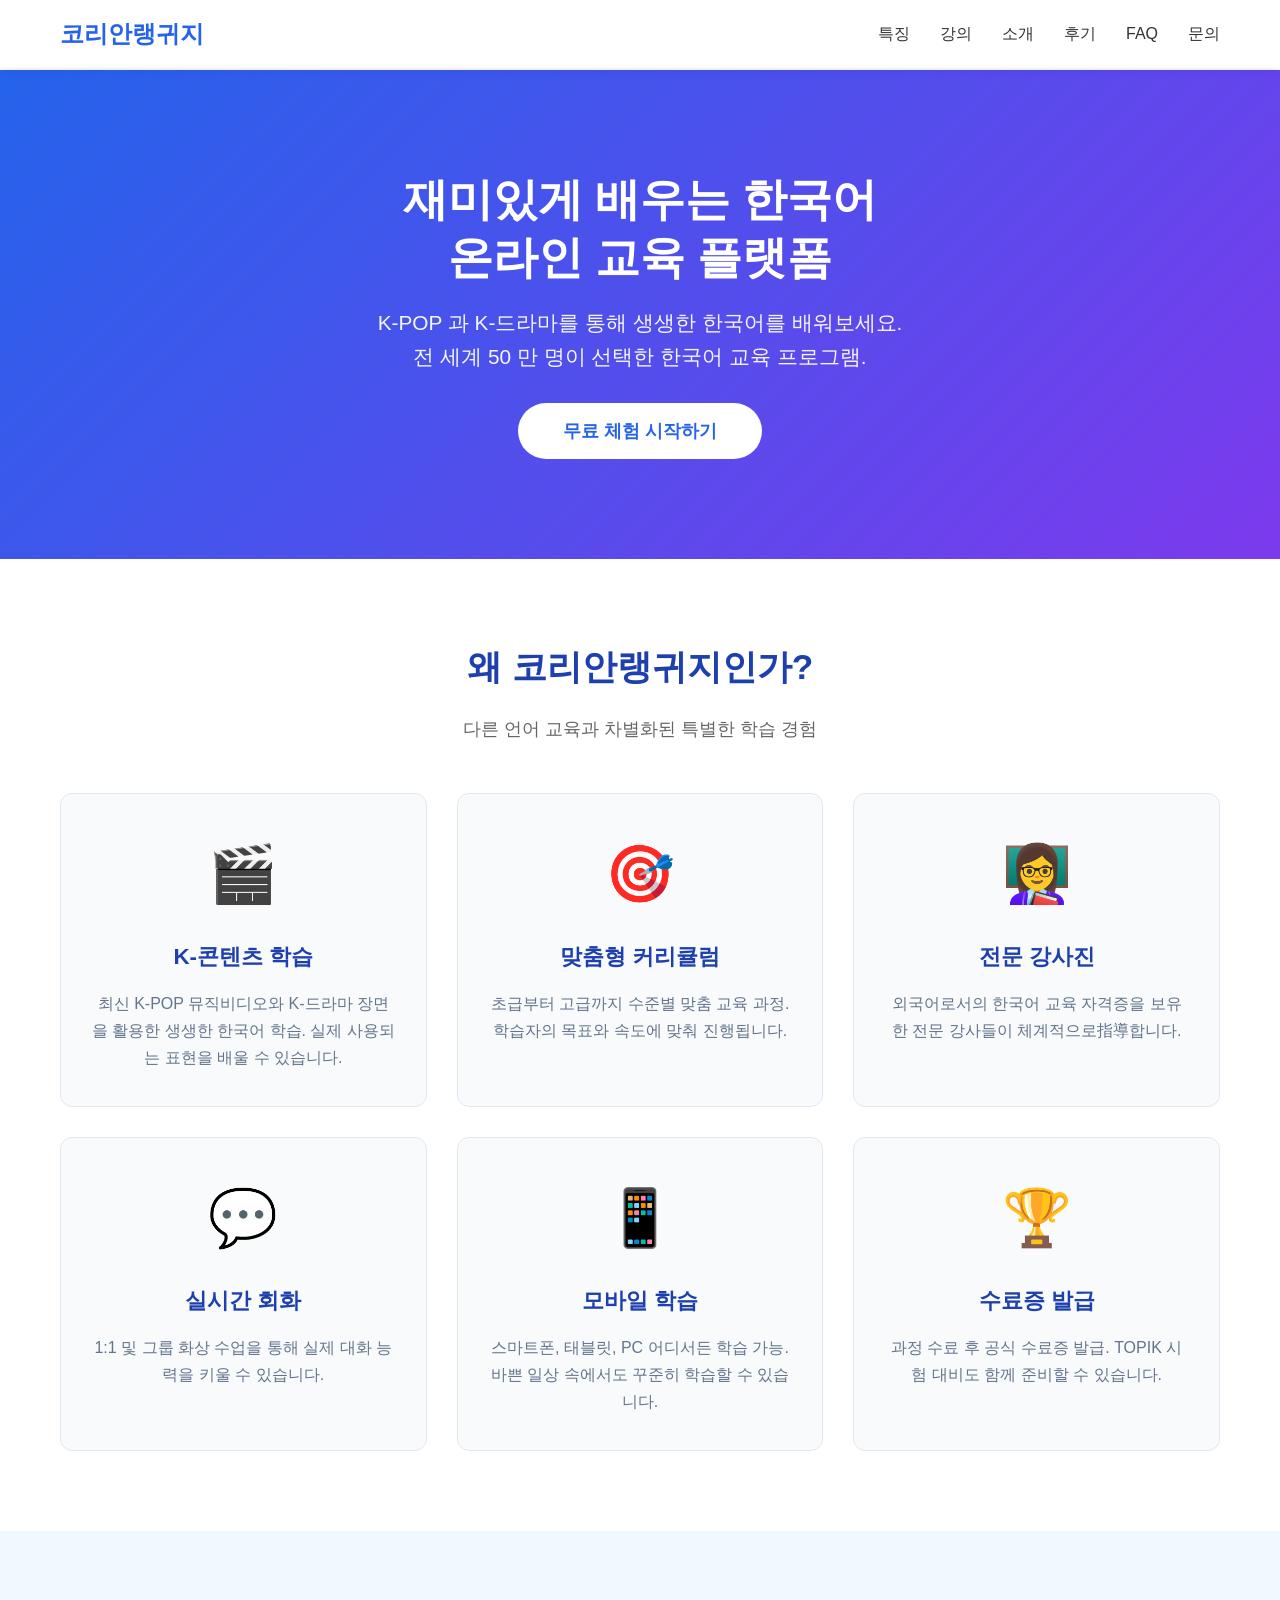
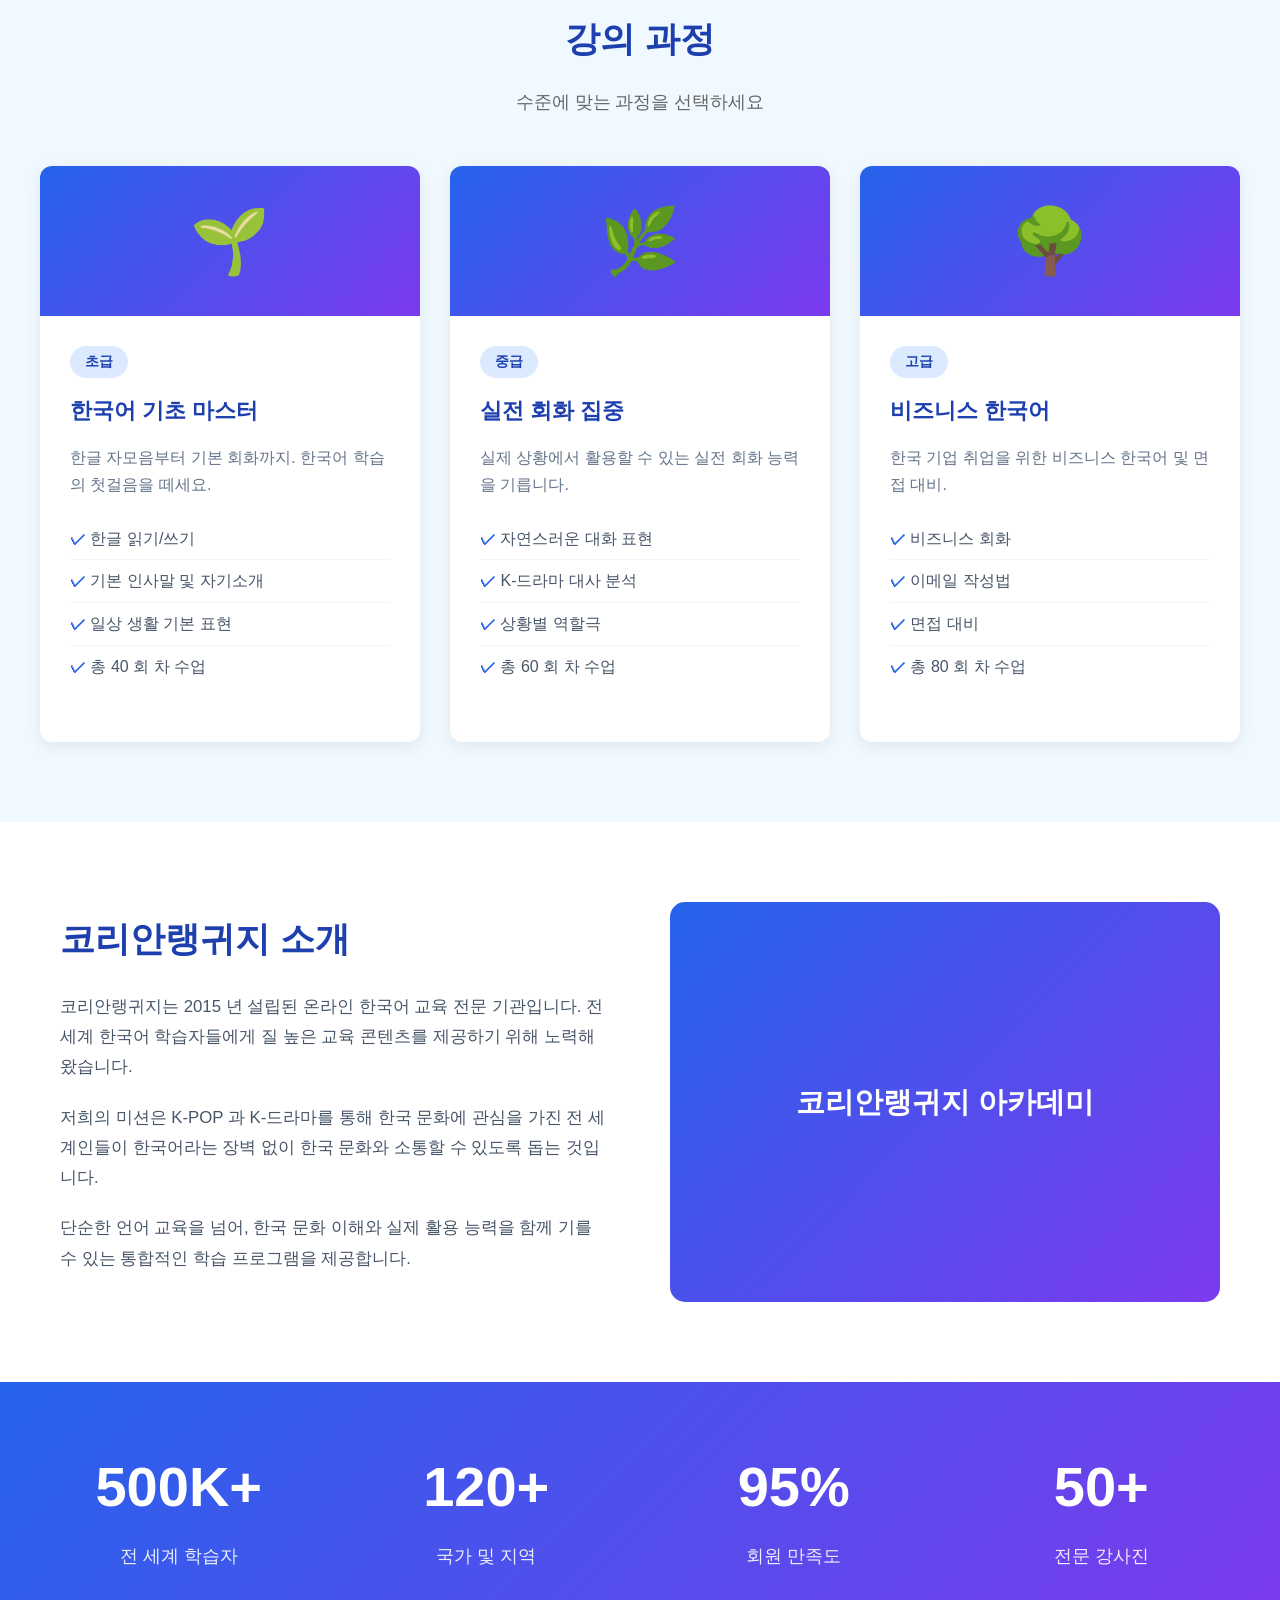
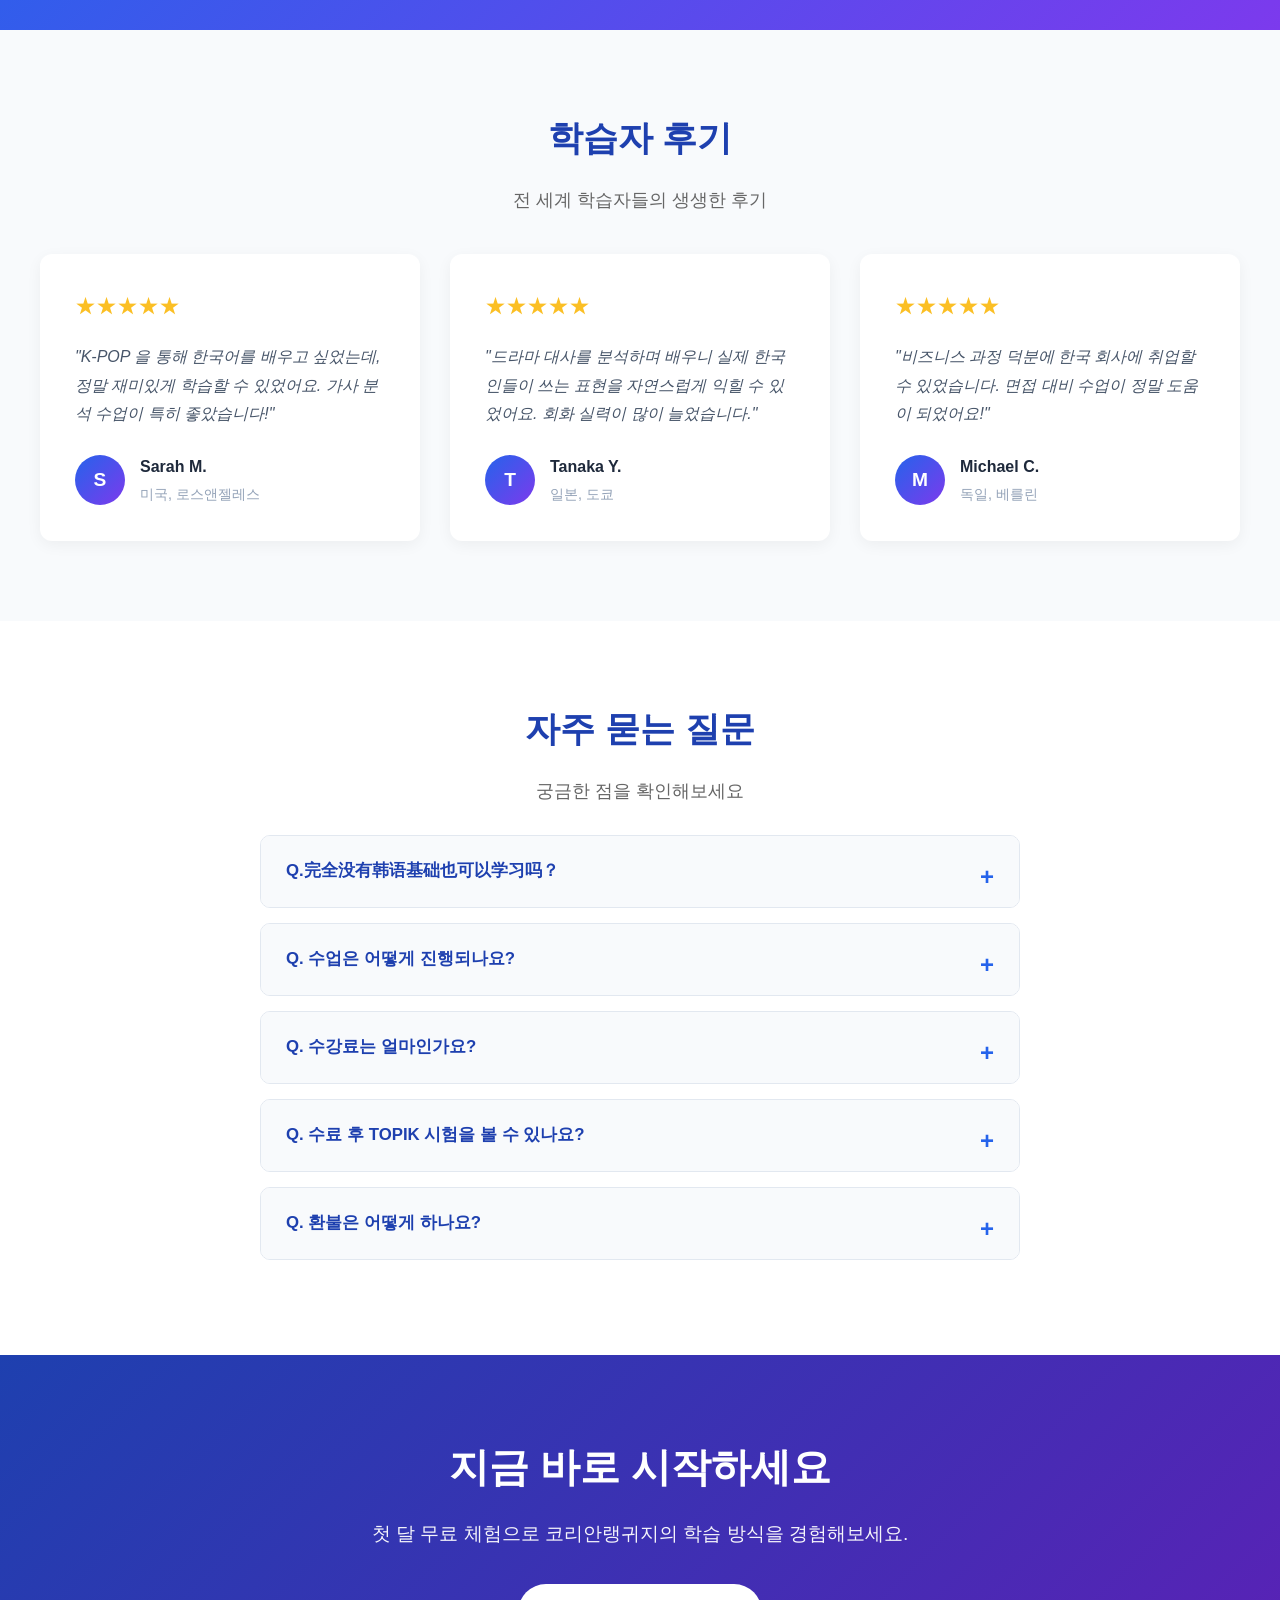
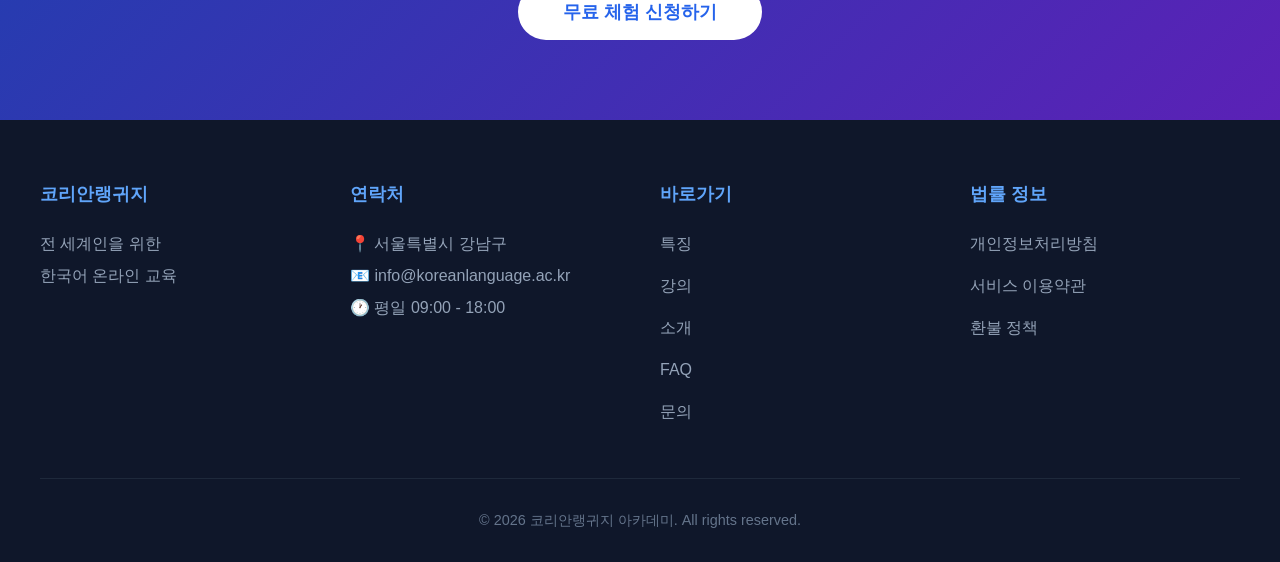
<file: 韩国白页不相关第二版.html>
<!DOCTYPE html>
<html lang="ko">
<head>
    <meta charset="UTF-8">
    <meta name="viewport" content="width=device-width, initial-scale=1.0">
    <title>코리안 랭귀지 아카데미 - 한국어 온라인 교육</title>
    <meta name="description" content="외국인을 위한 전문 한국어 온라인 교육 프로그램. K-POP, K-드라마를 통해 재미있게 한국어를 배워보세요.">
    <style>
        * {
            margin: 0;
            padding: 0;
            box-sizing: border-box;
        }
        
        body {
            font-family: 'Apple SD Gothic Neo', 'Malgun Gothic', 'Noto Sans KR', sans-serif;
            line-height: 1.6;
            color: #333;
            background: #fff;
        }
        
        /* Header */
        header {
            background: #fff;
            box-shadow: 0 2px 10px rgba(0,0,0,0.1);
            position: fixed;
            width: 100%;
            top: 0;
            z-index: 1000;
        }
        
        .header-container {
            max-width: 1200px;
            margin: 0 auto;
            padding: 15px 20px;
            display: flex;
            justify-content: space-between;
            align-items: center;
        }
        
        .logo {
            font-size: 24px;
            font-weight: bold;
            color: #2563eb;
            text-decoration: none;
            cursor: pointer;
        }
        
        .logo:hover {
            opacity: 0.8;
        }
        
        nav ul {
            display: flex;
            list-style: none;
            gap: 30px;
            margin: 0;
            padding: 0;
        }
        
        nav li span {
            text-decoration: none;
            color: #333;
            font-weight: 500;
            transition: color 0.3s;
            cursor: pointer;
            white-space: nowrap;
        }
        
        nav li span:hover {
            color: #2563eb;
        }
        
        .mobile-menu-btn {
            display: none;
            flex-direction: column;
            gap: 5px;
            background: none;
            border: none;
            cursor: pointer;
            padding: 5px;
            z-index: 1001;
        }
        
        .mobile-menu-btn span {
            width: 25px;
            height: 3px;
            background: #333;
            border-radius: 2px;
            transition: all 0.3s;
        }
        
        .mobile-menu-btn.active span:nth-child(1) {
            transform: rotate(45deg) translate(5px, 5px);
        }
        
        .mobile-menu-btn.active span:nth-child(2) {
            opacity: 0;
        }
        
        .mobile-menu-btn.active span:nth-child(3) {
            transform: rotate(-45deg) translate(7px, -6px);
        }
        
        .mobile-nav {
            display: none;
            position: fixed;
            top: 70px;
            left: 0;
            width: 100%;
            background: white;
            box-shadow: 0 4px 10px rgba(0,0,0,0.1);
            padding: 20px;
            z-index: 999;
        }
        
        .mobile-nav.active {
            display: block;
        }
        
        .mobile-nav span {
            display: block;
            padding: 15px 0;
            border-bottom: 1px solid #f0f0f0;
            color: #333;
            font-weight: 500;
            cursor: pointer;
        }
        
        .mobile-nav span:last-child {
            border-bottom: none;
        }
        
        .mobile-nav span:hover {
            color: #2563eb;
        }
        
        /* Hero Section */
        .hero {
            margin-top: 70px;
            padding: 100px 20px;
            background: linear-gradient(135deg, #2563eb 0%, #7c3aed 100%);
            color: white;
            text-align: center;
        }
        
        .hero h1 {
            font-size: 2.8rem;
            margin-bottom: 20px;
            line-height: 1.3;
        }
        
        .hero p {
            font-size: 1.3rem;
            max-width: 700px;
            margin: 0 auto 30px;
            opacity: 0.95;
        }
        
        .cta-button {
            display: inline-block;
            background: #fff;
            color: #2563eb;
            padding: 16px 45px;
            border-radius: 30px;
            text-decoration: none;
            font-weight: bold;
            font-size: 1.1rem;
            transition: transform 0.3s, box-shadow 0.3s;
            cursor: pointer;
            border: none;
        }
        
        .cta-button:hover {
            transform: translateY(-2px);
            box-shadow: 0 10px 30px rgba(0,0,0,0.2);
        }
        
        /* Features Section */
        .features {
            padding: 80px 20px;
            max-width: 1200px;
            margin: 0 auto;
        }
        
        .section-title {
            text-align: center;
            font-size: 2.2rem;
            color: #1e40af;
            margin-bottom: 20px;
        }
        
        .section-subtitle {
            text-align: center;
            color: #666;
            font-size: 1.1rem;
            margin-bottom: 50px;
        }
        
        .features-grid {
            display: grid;
            grid-template-columns: repeat(auto-fit, minmax(280px, 1fr));
            gap: 30px;
        }
        
        .feature-card {
            background: #f8fafc;
            padding: 35px 30px;
            border-radius: 12px;
            text-align: center;
            transition: transform 0.3s, box-shadow 0.3s;
            border: 1px solid #e2e8f0;
        }
        
        .feature-card:hover {
            transform: translateY(-5px);
            box-shadow: 0 15px 35px rgba(37, 99, 235, 0.1);
        }
        
        .feature-icon {
            font-size: 3.5rem;
            margin-bottom: 20px;
        }
        
        .feature-card h3 {
            color: #1e40af;
            margin-bottom: 15px;
            font-size: 1.4rem;
        }
        
        .feature-card p {
            color: #64748b;
            line-height: 1.7;
        }
        
        /* Courses Section */
        .courses {
            padding: 80px 20px;
            background: #f0f9ff;
        }
        
        .courses-container {
            max-width: 1200px;
            margin: 0 auto;
        }
        
        .courses-grid {
            display: grid;
            grid-template-columns: repeat(auto-fit, minmax(300px, 1fr));
            gap: 30px;
        }
        
        .course-card {
            background: white;
            border-radius: 12px;
            overflow: hidden;
            box-shadow: 0 4px 15px rgba(0,0,0,0.08);
            transition: transform 0.3s, box-shadow 0.3s;
        }
        
        .course-card:hover {
            transform: translateY(-5px);
            box-shadow: 0 20px 40px rgba(0,0,0,0.12);
        }
        
        .course-header {
            height: 150px;
            background: linear-gradient(135deg, #2563eb 0%, #7c3aed 100%);
            display: flex;
            align-items: center;
            justify-content: center;
            font-size: 4rem;
        }
        
        .course-body {
            padding: 30px;
        }
        
        .course-level {
            display: inline-block;
            background: #dbeafe;
            color: #1e40af;
            padding: 5px 15px;
            border-radius: 20px;
            font-size: 0.85rem;
            font-weight: bold;
            margin-bottom: 15px;
        }
        
        .course-card h3 {
            color: #1e40af;
            margin-bottom: 15px;
            font-size: 1.4rem;
        }
        
        .course-card p {
            color: #64748b;
            line-height: 1.7;
            margin-bottom: 20px;
        }
        
        .course-features {
            list-style: none;
            margin-bottom: 25px;
        }
        
        .course-features li {
            color: #475569;
            padding: 8px 0;
            border-bottom: 1px solid #f1f5f9;
        }
        
        .course-features li:last-child {
            border-bottom: none;
        }
        
        .course-features li::before {
            content: "✓ ";
            color: #2563eb;
            font-weight: bold;
        }
        
        /* About Section */
        .about {
            padding: 80px 20px;
            max-width: 1200px;
            margin: 0 auto;
        }
        
        .about-container {
            display: grid;
            grid-template-columns: 1fr 1fr;
            gap: 60px;
            align-items: center;
        }
        
        .about-content h2 {
            color: #1e40af;
            font-size: 2.2rem;
            margin-bottom: 25px;
        }
        
        .about-content p {
            color: #475569;
            margin-bottom: 20px;
            line-height: 1.8;
            font-size: 1.05rem;
        }
        
        .about-image {
            width: 100%;
            height: 400px;
            background: linear-gradient(135deg, #2563eb 0%, #7c3aed 100%);
            border-radius: 15px;
            display: flex;
            align-items: center;
            justify-content: center;
            color: white;
            font-size: 1.8rem;
            font-weight: bold;
        }
        
        /* Stats Section */
        .stats {
            padding: 60px 20px;
            background: linear-gradient(135deg, #2563eb 0%, #7c3aed 100%);
            color: white;
        }
        
        .stats-container {
            max-width: 1200px;
            margin: 0 auto;
            display: grid;
            grid-template-columns: repeat(4, 1fr);
            gap: 30px;
            text-align: center;
        }
        
        .stat-item h3 {
            font-size: 3.5rem;
            font-weight: bold;
            margin-bottom: 10px;
        }
        
        .stat-item p {
            font-size: 1.1rem;
            opacity: 0.9;
        }
        
        /* Testimonials */
        .testimonials {
            padding: 80px 20px;
            background: #f8fafc;
        }
        
        .testimonials-container {
            max-width: 1200px;
            margin: 0 auto;
        }
        
        .testimonials-grid {
            display: grid;
            grid-template-columns: repeat(auto-fit, minmax(320px, 1fr));
            gap: 30px;
        }
        
        .testimonial-card {
            background: white;
            padding: 35px;
            border-radius: 12px;
            box-shadow: 0 4px 15px rgba(0,0,0,0.05);
        }
        
        .testimonial-stars {
            color: #fbbf24;
            font-size: 1.3rem;
            margin-bottom: 20px;
        }
        
        .testimonial-text {
            color: #475569;
            font-style: italic;
            margin-bottom: 25px;
            line-height: 1.8;
        }
        
        .testimonial-author {
            display: flex;
            align-items: center;
            gap: 15px;
        }
        
        .author-avatar {
            width: 50px;
            height: 50px;
            background: linear-gradient(135deg, #2563eb 0%, #7c3aed 100%);
            border-radius: 50%;
            display: flex;
            align-items: center;
            justify-content: center;
            color: white;
            font-weight: bold;
            font-size: 1.2rem;
        }
        
        .author-info h4 {
            color: #1e293b;
            margin-bottom: 3px;
        }
        
        .author-info p {
            color: #94a3b8;
            font-size: 0.9rem;
        }
        
        /* FAQ Section */
        .faq {
            padding: 80px 20px;
            max-width: 800px;
            margin: 0 auto;
        }
        
        .faq-item {
            margin-bottom: 15px;
            border: 1px solid #e2e8f0;
            border-radius: 10px;
            overflow: hidden;
            cursor: pointer;
            transition: all 0.3s;
        }
        
        .faq-item:hover {
            border-color: #2563eb;
        }
        
        .faq-question {
            padding: 22px 25px;
            background: #f8fafc;
            font-weight: 600;
            color: #1e40af;
            position: relative;
            font-size: 1.05rem;
        }
        
        .faq-question::after {
            content: '+';
            position: absolute;
            right: 25px;
            font-size: 24px;
            color: #2563eb;
            transition: transform 0.3s;
        }
        
        .faq-item.active .faq-question::after {
            transform: rotate(45deg);
        }
        
        .faq-answer {
            padding: 0 25px;
            max-height: 0;
            overflow: hidden;
            transition: all 0.3s;
            color: #475569;
            line-height: 1.7;
        }
        
        .faq-item.active .faq-answer {
            padding: 22px 25px;
            max-height: 500px;
            border-top: 1px solid #e2e8f0;
        }
        
        /* CTA Section */
        .cta-section {
            padding: 80px 20px;
            background: linear-gradient(135deg, #1e40af 0%, #5b21b6 100%);
            color: white;
            text-align: center;
        }
        
        .cta-section h2 {
            font-size: 2.5rem;
            margin-bottom: 20px;
        }
        
        .cta-section p {
            font-size: 1.2rem;
            max-width: 600px;
            margin: 0 auto 35px;
            opacity: 0.95;
        }
        
        /* Footer */
        footer {
            background: #0f172a;
            color: white;
            padding: 60px 20px 30px;
        }
        
        .footer-container {
            max-width: 1200px;
            margin: 0 auto;
            display: grid;
            grid-template-columns: repeat(auto-fit, minmax(200px, 1fr));
            gap: 40px;
        }
        
        .footer-section h4 {
            color: #60a5fa;
            margin-bottom: 20px;
            font-size: 1.1rem;
        }
        
        .footer-section p {
            color: #94a3b8;
            line-height: 2;
        }
        
        .footer-link {
            color: #94a3b8;
            cursor: pointer;
            display: block;
            margin-bottom: 10px;
            text-decoration: none;
            transition: color 0.3s;
        }
        
        .footer-link:hover {
            color: white;
        }
        
        .footer-bottom {
            max-width: 1200px;
            margin: 40px auto 0;
            padding-top: 30px;
            border-top: 1px solid #1e293b;
            text-align: center;
            color: #64748b;
            font-size: 0.9rem;
        }
        
        /* Modal Styles */
        .modal-overlay {
            display: none;
            position: fixed;
            top: 0;
            left: 0;
            width: 100%;
            height: 100%;
            background: rgba(0, 0, 0, 0.7);
            z-index: 10000;
            overflow-y: auto;
        }
        
        .modal-overlay.active {
            display: block;
        }
        
        .modal-content {
            background: white;
            max-width: 800px;
            margin: 40px auto;
            border-radius: 12px;
            position: relative;
            animation: modalSlideIn 0.3s ease-out;
        }
        
        @keyframes modalSlideIn {
            from {
                opacity: 0;
                transform: translateY(-50px);
            }
            to {
                opacity: 1;
                transform: translateY(0);
            }
        }
        
        .modal-header {
            padding: 30px 40px 20px;
            border-bottom: 2px solid #2563eb;
            position: sticky;
            top: 0;
            background: white;
            border-radius: 12px 12px 0 0;
        }
        
        .modal-header h2 {
            color: #1e40af;
            font-size: 1.8rem;
            margin: 0;
        }
        
        .modal-close {
            position: absolute;
            top: 20px;
            right: 20px;
            background: #f1f5f9;
            border: none;
            width: 40px;
            height: 40px;
            border-radius: 50%;
            font-size: 24px;
            cursor: pointer;
            color: #64748b;
            transition: all 0.3s;
        }
        
        .modal-close:hover {
            background: #e2e8f0;
            color: #1e293b;
        }
        
        .modal-body {
            padding: 40px;
            max-height: 70vh;
            overflow-y: auto;
        }
        
        .modal-body h3 {
            color: #1e40af;
            margin: 25px 0 15px;
            font-size: 1.3rem;
        }
        
        .modal-body p {
            color: #475569;
            margin-bottom: 15px;
            line-height: 1.7;
        }
        
        .modal-body ul,
        .modal-body ol {
            margin: 15px 0 15px 30px;
            color: #475569;
        }
        
        .modal-body li {
            margin-bottom: 8px;
        }
        
        .modal-body .highlight {
            background: #dbeafe;
            padding: 20px;
            border-radius: 8px;
            margin: 20px 0;
            border-left: 4px solid #2563eb;
        }
        
        .modal-body table {
            width: 100%;
            border-collapse: collapse;
            margin: 20px 0;
        }
        
        .modal-body th,
        .modal-body td {
            border: 1px solid #e2e8f0;
            padding: 12px;
            text-align: left;
        }
        
        .modal-body th {
            background: #f1f5f9;
            color: #1e40af;
        }
        
        /* Mobile Responsive */
        @media (max-width: 768px) {
            .header-container {
                padding: 10px 15px;
                position: relative;
            }
            
            .logo {
                font-size: 16px;
                white-space: nowrap;
            }
            
            .mobile-menu-btn {
                display: flex;
                position: absolute;
                right: 0;
                top: 50%;
                transform: translateY(-50%);
            }
            
            nav ul {
                display: none;
            }
            
            .hero {
                margin-top: 60px;
                padding: 60px 15px;
            }
            
            .hero h1 {
                font-size: 1.5rem;
            }
            
            .hero p {
                font-size: 0.95rem;
            }
            
            .cta-button {
                padding: 12px 30px;
                font-size: 1rem;
            }
            
            .section-title {
                font-size: 1.5rem;
                margin-bottom: 30px;
            }
            
            .features {
                padding: 50px 15px;
            }
            
            .feature-grid {
                grid-template-columns: 1fr;
                gap: 20px;
            }
            
            .feature-card {
                padding: 20px;
            }
            
            .courses {
                padding: 50px 15px;
            }
            
            .courses-grid {
                grid-template-columns: 1fr;
            }
            
            .about {
                padding: 50px 15px;
            }
            
            .about-container {
                grid-template-columns: 1fr;
                gap: 30px;
            }
            
            .about-content h2 {
                text-align: center;
            }
            
            .stats {
                padding: 50px 15px;
            }
            
            .stats-container {
                grid-template-columns: 1fr 1fr;
                gap: 15px;
            }
            
            .stat-item {
                padding: 20px 15px;
            }
            
            .stat-number {
                font-size: 2rem;
            }
            
            .testimonials {
                padding: 50px 15px;
            }
            
            .testimonials-grid {
                grid-template-columns: 1fr;
            }
            
            .faq {
                padding: 50px 15px;
            }
            
            .cta-section {
                padding: 50px 15px;
            }
            
            .modal-content {
                margin: 15px;
                max-width: calc(100% - 30px);
            }
            
            .modal-header {
                padding: 15px 20px;
            }
            
            .modal-header h2 {
                font-size: 1.3rem;
            }
            
            .modal-body {
                padding: 20px;
                max-height: 60vh;
            }
            
            .modal-close {
                width: 35px;
                height: 35px;
                font-size: 20px;
            }
            
            .footer-container {
                grid-template-columns: 1fr;
                gap: 25px;
            }
        }
    </style>
</head>
<body>
    <!-- Header -->
    <header>
        <div class="header-container">
            <span class="logo" onclick="scrollToSection('hero')" style="cursor: pointer;">코리안랭귀지</span>
            <button class="mobile-menu-btn" onclick="toggleMobileMenu()" aria-label="메뉴">
                <span></span>
                <span></span>
                <span></span>
            </button>
            <nav>
                <ul>
                    <li><span onclick="scrollToSection('features')">특징</span></li>
                    <li><span onclick="scrollToSection('courses')">강의</span></li>
                    <li><span onclick="scrollToSection('about')">소개</span></li>
                    <li><span onclick="scrollToSection('testimonials')">후기</span></li>
                    <li><span onclick="scrollToSection('faq')">FAQ</span></li>
                    <li><span onclick="scrollToSection('contact')">문의</span></li>
                </ul>
            </nav>
        </div>
        <div class="mobile-nav" id="mobileNav">
            <span onclick="scrollToSection('features'); toggleMobileMenu()">특징</span>
            <span onclick="scrollToSection('courses'); toggleMobileMenu()">강의</span>
            <span onclick="scrollToSection('about'); toggleMobileMenu()">소개</span>
            <span onclick="scrollToSection('testimonials'); toggleMobileMenu()">후기</span>
            <span onclick="scrollToSection('faq'); toggleMobileMenu()">FAQ</span>
            <span onclick="scrollToSection('contact'); toggleMobileMenu()">문의</span>
        </div>
    </header>

    <!-- Hero Section -->
    <section id="hero" class="hero">
        <h1>재미있게 배우는 한국어<br>온라인 교육 플랫폼</h1>
        <p>K-POP 과 K-드라마를 통해 생생한 한국어를 배워보세요.<br>전 세계 50 만 명이 선택한 한국어 교육 프로그램.</p>
        <button class="cta-button" onclick="scrollToSection('courses')">무료 체험 시작하기</button>
    </section>

    <!-- Features Section -->
    <section id="features" class="features">
        <h2 class="section-title">왜 코리안랭귀지인가?</h2>
        <p class="section-subtitle">다른 언어 교육과 차별화된 특별한 학습 경험</p>
        <div class="features-grid">
            <div class="feature-card">
                <div class="feature-icon">🎬</div>
                <h3>K-콘텐츠 학습</h3>
                <p>최신 K-POP 뮤직비디오와 K-드라마 장면을 활용한 생생한 한국어 학습. 실제 사용되는 표현을 배울 수 있습니다.</p>
            </div>
            <div class="feature-card">
                <div class="feature-icon">🎯</div>
                <h3>맞춤형 커리큘럼</h3>
                <p>초급부터 고급까지 수준별 맞춤 교육 과정. 학습자의 목표와 속도에 맞춰 진행됩니다.</p>
            </div>
            <div class="feature-card">
                <div class="feature-icon">👩‍🏫</div>
                <h3>전문 강사진</h3>
                <p>외국어로서의 한국어 교육 자격증을 보유한 전문 강사들이 체계적으로指導합니다.</p>
            </div>
            <div class="feature-card">
                <div class="feature-icon">💬</div>
                <h3>실시간 회화</h3>
                <p>1:1 및 그룹 화상 수업을 통해 실제 대화 능력을 키울 수 있습니다.</p>
            </div>
            <div class="feature-card">
                <div class="feature-icon">📱</div>
                <h3>모바일 학습</h3>
                <p>스마트폰, 태블릿, PC 어디서든 학습 가능. 바쁜 일상 속에서도 꾸준히 학습할 수 있습니다.</p>
            </div>
            <div class="feature-card">
                <div class="feature-icon">🏆</div>
                <h3>수료증 발급</h3>
                <p>과정 수료 후 공식 수료증 발급. TOPIK 시험 대비도 함께 준비할 수 있습니다.</p>
            </div>
        </div>
    </section>

    <!-- Courses Section -->
    <section id="courses" class="courses">
        <div class="courses-container">
            <h2 class="section-title">강의 과정</h2>
            <p class="section-subtitle">수준에 맞는 과정을 선택하세요</p>
            <div class="courses-grid">
                <div class="course-card">
                    <div class="course-header">🌱</div>
                    <div class="course-body">
                        <span class="course-level">초급</span>
                        <h3>한국어 기초 마스터</h3>
                        <p>한글 자모음부터 기본 회화까지. 한국어 학습의 첫걸음을 떼세요.</p>
                        <ul class="course-features">
                            <li>한글 읽기/쓰기</li>
                            <li>기본 인사말 및 자기소개</li>
                            <li>일상 생활 기본 표현</li>
                            <li>총 40 회 차 수업</li>
                        </ul>
                    </div>
                </div>
                <div class="course-card">
                    <div class="course-header">🌿</div>
                    <div class="course-body">
                        <span class="course-level">중급</span>
                        <h3>실전 회화 집중</h3>
                        <p>실제 상황에서 활용할 수 있는 실전 회화 능력을 기릅니다.</p>
                        <ul class="course-features">
                            <li>자연스러운 대화 표현</li>
                            <li>K-드라마 대사 분석</li>
                            <li>상황별 역할극</li>
                            <li>총 60 회 차 수업</li>
                        </ul>
                    </div>
                </div>
                <div class="course-card">
                    <div class="course-header">🌳</div>
                    <div class="course-body">
                        <span class="course-level">고급</span>
                        <h3>비즈니스 한국어</h3>
                        <p>한국 기업 취업을 위한 비즈니스 한국어 및 면접 대비.</p>
                        <ul class="course-features">
                            <li>비즈니스 회화</li>
                            <li>이메일 작성법</li>
                            <li>면접 대비</li>
                            <li>총 80 회 차 수업</li>
                        </ul>
                    </div>
                </div>
            </div>
        </div>
    </section>

    <!-- About Section -->
    <section id="about" class="about">
        <div class="about-container">
            <div class="about-content">
                <h2>코리안랭귀지 소개</h2>
                <p>코리안랭귀지는 2015 년 설립된 온라인 한국어 교육 전문 기관입니다. 전 세계 한국어 학습자들에게 질 높은 교육 콘텐츠를 제공하기 위해 노력해 왔습니다.</p>
                <p>저희의 미션은 K-POP 과 K-드라마를 통해 한국 문화에 관심을 가진 전 세계인들이 한국어라는 장벽 없이 한국 문화와 소통할 수 있도록 돕는 것입니다.</p>
                <p>단순한 언어 교육을 넘어, 한국 문화 이해와 실제 활용 능력을 함께 기를 수 있는 통합적인 학습 프로그램을 제공합니다.</p>
            </div>
            <div class="about-image">
                코리안랭귀지 아카데미
            </div>
        </div>
    </section>

    <!-- Stats Section -->
    <section class="stats">
        <div class="stats-container">
            <div class="stat-item">
                <h3>500K+</h3>
                <p>전 세계 학습자</p>
            </div>
            <div class="stat-item">
                <h3>120+</h3>
                <p>국가 및 지역</p>
            </div>
            <div class="stat-item">
                <h3>95%</h3>
                <p>회원 만족도</p>
            </div>
            <div class="stat-item">
                <h3>50+</h3>
                <p>전문 강사진</p>
            </div>
        </div>
    </section>

    <!-- Testimonials -->
    <section id="testimonials" class="testimonials">
        <div class="testimonials-container">
            <h2 class="section-title">학습자 후기</h2>
            <p class="section-subtitle" style="margin-bottom: 40px;">전 세계 학습자들의 생생한 후기</p>
            <div class="testimonials-grid">
                <div class="testimonial-card">
                    <div class="testimonial-stars">★★★★★</div>
                    <p class="testimonial-text">"K-POP 을 통해 한국어를 배우고 싶었는데, 정말 재미있게 학습할 수 있었어요. 가사 분석 수업이 특히 좋았습니다!"</p>
                    <div class="testimonial-author">
                        <div class="author-avatar">S</div>
                        <div class="author-info">
                            <h4>Sarah M.</h4>
                            <p>미국, 로스앤젤레스</p>
                        </div>
                    </div>
                </div>
                <div class="testimonial-card">
                    <div class="testimonial-stars">★★★★★</div>
                    <p class="testimonial-text">"드라마 대사를 분석하며 배우니 실제 한국인들이 쓰는 표현을 자연스럽게 익힐 수 있었어요. 회화 실력이 많이 늘었습니다."</p>
                    <div class="testimonial-author">
                        <div class="author-avatar">T</div>
                        <div class="author-info">
                            <h4>Tanaka Y.</h4>
                            <p>일본, 도쿄</p>
                        </div>
                    </div>
                </div>
                <div class="testimonial-card">
                    <div class="testimonial-stars">★★★★★</div>
                    <p class="testimonial-text">"비즈니스 과정 덕분에 한국 회사에 취업할 수 있었습니다. 면접 대비 수업이 정말 도움이 되었어요!"</p>
                    <div class="testimonial-author">
                        <div class="author-avatar">M</div>
                        <div class="author-info">
                            <h4>Michael C.</h4>
                            <p>독일, 베를린</p>
                        </div>
                    </div>
                </div>
            </div>
        </div>
    </section>

    <!-- FAQ Section -->
    <section id="faq" class="faq">
        <h2 class="section-title">자주 묻는 질문</h2>
        <p class="section-subtitle" style="margin-bottom: 30px;">궁금한 점을 확인해보세요</p>
        
        <div class="faq-item" onclick="toggleFaq(this)">
            <div class="faq-question">Q.完全没有韩语基础也可以学习吗？</div>
            <div class="faq-answer">네,完全可以。초급 과정은 한글 자모음부터 차근차근 가르쳐주기 때문에完全没有基础인 학습자도 쉽게 시작할 수 있습니다.</div>
        </div>
        
        <div class="faq-item" onclick="toggleFaq(this)">
            <div class="faq-question">Q. 수업은 어떻게 진행되나요?</div>
            <div class="faq-answer">온라인 화상 수업과 사전 녹화 강의를 병행합니다. 실시간 수업은 Zoom 을 통해 진행되며, 녹화 강의는 전용 학습 플랫폼에서 언제든지 수강할 수 있습니다.</div>
        </div>
        
        <div class="faq-item" onclick="toggleFaq(this)">
            <div class="faq-question">Q. 수강료는 얼마인가요?</div>
            <div class="faq-answer">과정별로 상이하며, 초급 과정은 월 99,000 원부터 시작합니다. 자세한 요금은 문의처를 통해 확인하실 수 있습니다. 첫 달은 무료로 체험하실 수 있습니다.</div>
        </div>
        
        <div class="faq-item" onclick="toggleFaq(this)">
            <div class="faq-question">Q. 수료 후 TOPIK 시험을 볼 수 있나요?</div>
            <div class="faq-answer">네, 고급 과정 수료 시 TOPIK II 응시 수준의 실력을 갖출 수 있습니다. TOPIK 대비 특강도 별도로 운영하고 있습니다.</div>
        </div>
        
        <div class="faq-item" onclick="toggleFaq(this)">
            <div class="faq-question">Q. 환불은 어떻게 하나요?</div>
            <div class="faq-answer">수업 시작 전에는 전액 환불 가능하며, 수업 진행 상황에 따라 пропорциональ히 환불됩니다. 자세한 내용은 환불 정책을 확인해주세요.</div>
        </div>
    </section>

    <!-- CTA Section -->
    <section class="cta-section">
        <h2>지금 바로 시작하세요</h2>
        <p>첫 달 무료 체험으로 코리안랭귀지의 학습 방식을 경험해보세요.</p>
        <button class="cta-button" onclick="scrollToSection('contact')">무료 체험 신청하기</button>
    </section>

    <!-- Footer -->
    <footer id="contact">
        <div class="footer-container">
            <div class="footer-section">
                <h4>코리안랭귀지</h4>
                <p>전 세계인을 위한<br>한국어 온라인 교육</p>
            </div>
            
            <div class="footer-section">
                <h4>연락처</h4>
                <p>📍 서울특별시 강남구</p>
                <p>📧 info@koreanlanguage.ac.kr</p>
                <p>🕐 평일 09:00 - 18:00</p>
            </div>
            
            <div class="footer-section">
                <h4>바로가기</h4>
                <p class="footer-link" onclick="scrollToSection('features')">특징</p>
                <p class="footer-link" onclick="scrollToSection('courses')">강의</p>
                <p class="footer-link" onclick="scrollToSection('about')">소개</p>
                <p class="footer-link" onclick="scrollToSection('faq')">FAQ</p>
                <p class="footer-link" onclick="scrollToSection('contact')">문의</p>
            </div>
            
            <div class="footer-section">
                <h4>법률 정보</h4>
                <p class="footer-link" onclick="openModal('privacy')">개인정보처리방침</p>
                <p class="footer-link" onclick="openModal('terms')">서비스 이용약관</p>
                <p class="footer-link" onclick="openModal('refund')">환불 정책</p>
            </div>
        </div>
        
        <div class="footer-bottom">
            <p>© 2026 코리안랭귀지 아카데미. All rights reserved.</p>
        </div>
    </footer>

    <!-- Modal Overlay -->
    <div class="modal-overlay" id="modalOverlay" onclick="closeModal(event)">
        <div class="modal-content">
            <button class="modal-close" onclick="closeModalBtn()">×</button>
            <div class="modal-header">
                <h2 id="modalTitle">제목</h2>
            </div>
            <div class="modal-body" id="modalBody">
            </div>
        </div>
    </div>

    <script>
        // Modal content data
        const modalData = {
            privacy: {
                title: '개인정보처리방침',
                content: `
                    <p><strong>최신 개정일:</strong> 2026 년 3 월 27 일</p>
                    
                    <p>코리안랭귀지 아카데미 (이하 "아카데미") 는 이용자의 개인정보 보호를 위해「개인정보 보호법」및 관련 법령을 준수하며, 적법하게 개인정보를 처리하고 안전하게 관리하고 있습니다.</p>
                    
                    <h3>1. 수집하는 개인정보 항목</h3>
                    <ul>
                        <li>필수 항목: 이름, 이메일 주소, 국가</li>
                        <li>선택 항목: 학습 목표, 현재 한국어 수준</li>
                        <li>자동 수집 항목: IP 주소, 쿠키, 방문 기록, 서비스 이용 기록</li>
                    </ul>
                    
                    <h3>2. 수집 및 이용 목적</h3>
                    <ul>
                        <li>서비스 제공: 강의 수강, 학습 관리, 진도 추적</li>
                        <li>회원 관리: 본인 확인, 문의 처리, 공지사항 전달</li>
                        <li>마케팅: 신규 강의 안내, 이벤트 정보 제공 (선택 동의)</li>
                        <li>통계 분석: 서비스 이용 패턴 분석 및 개선</li>
                    </ul>
                    
                    <h3>3. 보유 및 이용 기간</h3>
                    <p>이용 목적 달성 후 지체 없이 파기합니다:</p>
                    <ul>
                        <li>회원 정보: 탈퇴 시 즉시 파기</li>
                        <li>계약 관련 기록: 5 년</li>
                        <li>결제 관련 기록: 5 년</li>
                        <li>고객 문의 기록: 3 년</li>
                    </ul>
                    
                    <h3>4. 개인정보 보호책임자</h3>
                    <ul>
                        <li><strong>책임자:</strong> 김지훈</li>
                        <li><strong>연락처:</strong> privacy@koreanlanguage.ac.kr</li>
                    </ul>
                `
            },
            terms: {
                title: '서비스 이용약관',
                content: `
                    <p><strong>최신 개정일:</strong> 2026 년 3 월 27 일</p>
                    <p><strong>시행일:</strong> 2026 년 3 월 27 일</p>
                    
                    <div class="highlight">
                        <p>본 이용약관은 코리안랭귀지 아카데미가 제공하는 온라인 교육 서비스를 이용함에 있어 아카데미와 이용자 간의 권리, 의무 및 책임사항을 규정함을 목적으로 합니다.</p>
                    </div>
                    
                    <h3>제 1 조 (목적)</h3>
                    <p>본 약관은 온라인 한국어 교육 서비스의 이용에 관한 조건과 절차를 규정함을 목적으로 합니다.</p>
                    
                    <h3>제 2 조 (서비스 내용)</h3>
                    <ul>
                        <li>온라인 한국어 강의 제공</li>
                        <li>학습 관리 및 진도 추적</li>
                        <li>화상 수업 서비스</li>
                        <li>학습 자료 다운로드</li>
                        <li>수료증 발급</li>
                    </ul>
                    
                    <h3>제 3 조 (이용자의 의무)</h3>
                    <p>이용자는 다음 행위를 하여서는 안 됩니다:</p>
                    <ul>
                        <li>허위정보 등록 또는 타인의 정보 도용</li>
                        <li>강의 콘텐츠의 무단 복제 및 배포</li>
                        <li>다른 이용자의 학습을 방해하는 행위</li>
                        <li>부정한 방법의 서비스 이용</li>
                    </ul>
                    
                    <h3>제 4 조 (지적재산권)</h3>
                    <p>아카데미가 제공하는 모든 강의 콘텐츠의 지적재산권은 아카데미에 귀속됩니다. 이용자의 개인 학습 목적 외의 사용은 금지됩니다.</p>
                    
                    <h3>제 5 조 (관할법원)</h3>
                    <p>아카데미와 이용자 간에 발생한 분쟁에 관한 소송은 서울중앙지방법원을 관할법원으로 합니다.</p>
                `
            },
            refund: {
                title: '환불 정책',
                content: `
                    <p><strong>최신 개정일:</strong> 2026 년 3 월 27 일</p>
                    
                    <div class="highlight">
                        <p>코리안랭귀지 아카데미는 이용자의 권익 보호를 위해 투명하고 공정한 환불 정책을 운영하고 있습니다.</p>
                    </div>
                    
                    <h3>1. 환불 적용 대상</h3>
                    <ul>
                        <li>강의 수강 전 취소 시</li>
                        <li>서비스 장애로 인한 정상적인 이용이 불가능한 경우</li>
                        <li>아카데미의 귀책사유로 서비스 제공이 어려운 경우</li>
                    </ul>
                    
                    <h3>2. 환불 기준</h3>
                    <table>
                        <thead>
                            <tr>
                                <th>취소 시점</th>
                                <th>환불 금액</th>
                            </tr>
                        </thead>
                        <tbody>
                            <tr>
                                <td>수강 시작 전</td>
                                <td>전액 환불</td>
                            </tr>
                            <tr>
                                <td>전체 강의의 1/3 수강 전</td>
                                <td>2/3 환불</td>
                            </tr>
                            <tr>
                                <td>전체 강의의 1/2 수강 전</td>
                                <td>1/2 환불</td>
                            </tr>
                            <tr>
                                <td>전체 강의의 1/2 수강 후</td>
                                <td>환불 불가</td>
                            </tr>
                        </tbody>
                    </table>
                    
                    <h3>3. 환불 신청 절차</h3>
                    <ol>
                        <li>이메일로 환불 신청 (refund@koreanlanguage.ac.kr)</li>
                        <li>환불 신청서 작성 및 제출</li>
                        <li>아카데미 확인 (영업일 기준 3 일 이내)</li>
                        <li>승인 후 3~5 일 이내 환불</li>
                    </ol>
                    
                    <h3>4. 무료 체험 기간</h3>
                    <p>첫 달 무료 체험 기간 중에는 언제든지 해지할 수 있으며, 추가 요금이 청구되지 않습니다.</p>
                    
                    <h3>5. 문의처</h3>
                    <div class="highlight">
                        <p>📧 이메일: refund@koreanlanguage.ac.kr</p>
                    </div>
                `
            }
        };

        // Modal functions
        function openModal(type) {
            const modal = document.getElementById('modalOverlay');
            const title = document.getElementById('modalTitle');
            const body = document.getElementById('modalBody');
            
            title.textContent = modalData[type].title;
            body.innerHTML = modalData[type].content;
            
            modal.classList.add('active');
            document.body.style.overflow = 'hidden';
        }

        function closeModal(event) {
            if (event.target === document.getElementById('modalOverlay')) {
                closeModalBtn();
            }
        }

        function closeModalBtn() {
            document.getElementById('modalOverlay').classList.remove('active');
            document.body.style.overflow = '';
        }

        // FAQ toggle
        function toggleFaq(element) {
            element.classList.toggle('active');
        }

        // Mobile menu toggle
        function toggleMobileMenu() {
            const btn = document.querySelector('.mobile-menu-btn');
            const nav = document.getElementById('mobileNav');
            btn.classList.toggle('active');
            nav.classList.toggle('active');
        }

        // Scroll to section
        function scrollToSection(id) {
            const section = document.getElementById(id);
            if (section) {
                section.scrollIntoView({ behavior: 'smooth' });
            }
        }

        // Close modal on ESC key
        document.addEventListener('keydown', function(e) {
            if (e.key === 'Escape') {
                closeModalBtn();
            }
        });
    </script>
</body>
</html>
</file>
<file: Korea-2/styles.css>
/* 
 * 한국미팅 - 1:1 复刻 love-me.xyz
 * 完全相同的视觉设计 + 韩国本土化
 */

* {
    margin: 0;
    padding: 0;
    box-sizing: border-box;
}

body {
    font-family: -apple-system, BlinkMacSystemFont, 'Segoe UI', 'Apple SD Gothic Neo', 'Malgun Gothic', sans-serif;
    background: linear-gradient(180deg, #2d1b3d 0%, #1a0f2e 100%);
    color: #ffffff;
    line-height: 1.6;
    min-height: 100vh;
    overflow-x: hidden;
}

/* Header */
.header {
    position: fixed;
    top: 0;
    left: 0;
    right: 0;
    z-index: 1000;
    padding: 1rem 2rem;
    background: rgba(20, 10, 40, 0.9);
    backdrop-filter: blur(20px);
    border-bottom: 1px solid rgba(255, 255, 255, 0.08);
}

.header-container {
    max-width: 1400px;
    margin: 0 auto;
    display: flex;
    justify-content: space-between;
    align-items: center;
}

.logo img {
    height: 40px;
}

.btn-meet-now {
    background: linear-gradient(135deg, #00ff88, #00cc6a);
    color: #000;
    border: none;
    padding: 0.75rem 1.75rem;
    border-radius: 50px;
    font-size: 0.9rem;
    font-weight: 600;
    cursor: pointer;
    transition: all 0.3s ease;
}

.btn-meet-now:hover {
    transform: scale(1.05);
    box-shadow: 0 0 30px rgba(0, 255, 136, 0.5);
}

/* Hero Section */
.hero-section {
    padding: 140px 2rem 4rem;
    min-height: 100vh;
}

.hero-container {
    max-width: 1400px;
    margin: 0 auto;
    display: grid;
    grid-template-columns: 1fr 1fr;
    gap: 4rem;
    align-items: start;
}

.hero-content {
    max-width: 600px;
}

.hero-title {
    font-size: clamp(2.5rem, 5vw, 3.5rem);
    font-weight: 700;
    line-height: 1.2;
    margin-bottom: 1rem;
    color: #ffffff;
}

.hero-subtitle {
    font-size: 1rem;
    color: #b8a8c8;
    margin-bottom: 1.5rem;
}

.hero-features {
    list-style: none;
    display: flex;
    gap: 0.75rem;
    margin-bottom: 2rem;
    flex-wrap: wrap;
}

.hero-features li {
    background: rgba(255, 255, 255, 0.08);
    padding: 0.5rem 1rem;
    border-radius: 50px;
    font-size: 0.85rem;
    color: #b8a8c8;
    border: 1px solid rgba(255, 255, 255, 0.1);
}

/* Preferences */
.preferences-wrapper {
    background: rgba(30, 20, 50, 0.5);
    border: 1px solid rgba(255, 255, 255, 0.1);
    border-radius: 20px;
    padding: 1.5rem;
    margin-bottom: 2rem;
}

.preference-column {
    margin-bottom: 1.5rem;
}

.preference-column:last-child {
    margin-bottom: 0;
}

.preference-header {
    display: flex;
    align-items: center;
    gap: 0.5rem;
    margin-bottom: 0.75rem;
}

.preference-icon {
    font-size: 1.1rem;
}

.preference-label {
    font-size: 0.9rem;
    color: #ffffff;
    font-weight: 500;
}

.preference-buttons {
    display: flex;
    gap: 0.5rem;
    flex-wrap: wrap;
}

.pref-btn {
    background: rgba(255, 71, 87, 0.15);
    color: #ffffff;
    border: 1px solid rgba(255, 71, 87, 0.3);
    padding: 0.5rem 1rem;
    border-radius: 50px;
    font-size: 0.85rem;
    cursor: pointer;
    transition: all 0.3s ease;
}

.pref-btn:hover {
    background: rgba(255, 71, 87, 0.3);
    border-color: rgba(255, 71, 87, 0.5);
}

.pref-btn.active {
    background: #ff4757;
    border-color: #ff4757;
}

.btn-download {
    background: linear-gradient(135deg, #ff4757, #ff6b81);
    color: white;
    border: none;
    padding: 1rem 2rem;
    border-radius: 50px;
    font-size: 1rem;
    font-weight: 600;
    cursor: pointer;
    transition: all 0.3s ease;
    width: 100%;
    margin-top: 1rem;
    box-shadow: 0 4px 20px rgba(255, 71, 87, 0.3);
}

.btn-download:hover {
    transform: translateY(-2px);
    box-shadow: 0 8px 30px rgba(255, 71, 87, 0.4);
}

.btn-download.large {
    width: auto;
    min-width: 320px;
    padding: 1.125rem 2.5rem;
}

.subtext {
    color: #b8a8c8;
    font-size: 0.85rem;
    margin-top: 1rem;
    line-height: 1.6;
    text-align: center;
}

/* Profile Preview Cards */
.profile-preview {
    position: relative;
    display: flex;
    gap: 1rem;
    justify-content: flex-start;
}

.preview-card-large {
    position: relative;
    width: 280px;
    height: 350px;
    border-radius: 16px;
    overflow: hidden;
    flex-shrink: 0;
    box-shadow: 0 20px 40px rgba(0, 0, 0, 0.4);
    transition: transform 0.3s ease;
    cursor: pointer;
}

.preview-card-large:hover {
    transform: scale(1.02);
}

.preview-card-small {
    position: absolute;
    width: 200px;
    height: 280px;
    border-radius: 12px;
    overflow: hidden;
    box-shadow: 0 15px 30px rgba(0, 0, 0, 0.4);
    transition: transform 0.3s ease, z-index 0s 0.3s;
    cursor: pointer;
}

.preview-card-small.small-1 {
    top: 0;
    right: 0;
    z-index: 2;
    transform: rotate(3deg);
}

.preview-card-small.small-2 {
    top: 40px;
    right: -20px;
    z-index: 1;
    transform: rotate(-3deg);
}

.preview-card-small:hover {
    transform: rotate(0) scale(1.05);
    z-index: 3;
}

.preview-img {
    width: 100%;
    height: 100%;
    object-fit: cover;
    display: block;
}

.preview-overlay {
    position: absolute;
    bottom: 0;
    left: 0;
    right: 0;
    padding: 1.25rem;
    background: linear-gradient(to top, rgba(0, 0, 0, 0.9), transparent);
    display: flex;
    flex-direction: column;
    gap: 0.25rem;
}

.preview-name {
    font-size: 1.2rem;
    font-weight: 600;
    color: #ffffff;
}

.preview-meta {
    font-size: 0.9rem;
    color: rgba(255, 255, 255, 0.8);
}

/* Gallery Section */
.gallery-section {
    padding: 4rem 2rem;
    background: rgba(0, 0, 0, 0.2);
}

.gallery-header {
    text-align: center;
    margin-bottom: 3rem;
    max-width: 800px;
    margin-left: auto;
    margin-right: auto;
}

.gallery-title {
    font-size: clamp(1.75rem, 4vw, 2.5rem);
    font-weight: 700;
    margin-bottom: 0.75rem;
    color: #ffffff;
}

.gallery-subtitle {
    color: #b8a8c8;
    font-size: 0.95rem;
    line-height: 1.6;
}

.profile-gallery {
    display: grid;
    grid-template-columns: repeat(auto-fill, minmax(280px, 1fr));
    gap: 1.5rem;
    max-width: 1200px;
    margin: 0 auto;
}

.gallery-card {
    position: relative;
    border-radius: 16px;
    overflow: hidden;
    transition: transform 0.3s ease;
    cursor: pointer;
    box-shadow: 0 10px 30px rgba(0, 0, 0, 0.3);
}

.gallery-card:hover {
    transform: translateY(-8px);
}

.gallery-img {
    width: 100%;
    height: 350px;
    object-fit: cover;
    display: block;
}

.gallery-info {
    position: absolute;
    bottom: 0;
    left: 0;
    right: 0;
    padding: 1.25rem;
    background: linear-gradient(to top, rgba(0, 0, 0, 0.9), transparent);
    display: flex;
    gap: 0.25rem;
    align-items: baseline;
}

.gallery-name {
    font-size: 1.2rem;
    font-weight: 600;
    color: #ffffff;
}

.gallery-location {
    color: rgba(255, 255, 255, 0.8);
    font-size: 0.95rem;
}

/* Features Section */
.features-section {
    padding: 4rem 2rem;
    display: grid;
    grid-template-columns: repeat(auto-fit, minmax(300px, 1fr));
    gap: 1.5rem;
    max-width: 1200px;
    margin: 0 auto;
}

.feature-card {
    background: rgba(30, 20, 50, 0.4);
    border: 1px solid rgba(255, 255, 255, 0.08);
    border-radius: 16px;
    padding: 2rem;
    transition: all 0.3s ease;
    text-align: center;
}

.feature-card:hover {
    border-color: rgba(255, 71, 87, 0.3);
    transform: translateY(-4px);
    background: rgba(30, 20, 50, 0.6);
}

.feature-icon {
    font-size: 2.5rem;
    margin-bottom: 1rem;
    display: block;
}

.feature-title {
    font-size: 1.15rem;
    font-weight: 600;
    margin-bottom: 0.75rem;
    color: #ffffff;
}

.feature-desc {
    color: #b8a8c8;
    font-size: 0.9rem;
    line-height: 1.7;
}

/* CTA Section */
.cta-section {
    padding: 5rem 2rem;
    text-align: center;
    background: rgba(255, 71, 87, 0.08);
    border-top: 1px solid rgba(255, 255, 255, 0.08);
    border-bottom: 1px solid rgba(255, 255, 255, 0.08);
}

.cta-title {
    font-size: clamp(1.75rem, 4vw, 2.5rem);
    font-weight: 700;
    margin-bottom: 0.75rem;
    color: #ffffff;
}

.cta-subtitle {
    color: #b8a8c8;
    margin-bottom: 2rem;
    font-size: 1rem;
    max-width: 600px;
    margin-left: auto;
    margin-right: auto;
}

.cta-disclaimer {
    color: #b8a8c8;
    font-size: 0.8rem;
    margin-top: 1.5rem;
    max-width: 600px;
    margin-left: auto;
    margin-right: auto;
    line-height: 1.6;
}

/* Footer */
.footer {
    padding: 3rem 2rem 2rem;
    background: rgba(10, 5, 20, 0.8);
}

.footer-container {
    max-width: 1200px;
    margin: 0 auto 2rem;
    display: flex;
    justify-content: space-between;
    align-items: flex-start;
    flex-wrap: wrap;
    gap: 2rem;
}

.footer-logo {
    height: 30px;
    margin-bottom: 0.5rem;
}

.footer-desc {
    color: #b8a8c8;
    font-size: 0.85rem;
    max-width: 300px;
    line-height: 1.6;
}

.footer-links {
    display: flex;
    gap: 2rem;
}

.footer-link {
    color: #b8a8c8;
    text-decoration: none;
    font-size: 0.85rem;
    transition: color 0.3s ease;
}

.footer-link:hover {
    color: #ff4757;
}

.legal-warning {
    text-align: center;
    color: #b8a8c8;
    font-size: 0.75rem;
    padding-top: 1.5rem;
    border-top: 1px solid rgba(255, 255, 255, 0.08);
    line-height: 1.8;
    max-width: 800px;
    margin: 0 auto;
}

/* Responsive */
@media (max-width: 1024px) {
    .hero-container {
        grid-template-columns: 1fr;
    }
    
    .profile-preview {
        justify-content: center;
        min-height: 400px;
    }
    
    .preview-card-large {
        width: 240px;
        height: 300px;
    }
    
    .preview-card-small {
        width: 160px;
        height: 220px;
    }
}

@media (max-width: 768px) {
    .header {
        padding: 1rem;
    }
    
    .header-container {
        gap: 1rem;
    }
    
    .logo img {
        height: 32px;
    }
    
    .btn-meet-now {
        padding: 0.6rem 1.2rem;
        font-size: 0.85rem;
    }
    
    .hero-section {
        padding: 100px 1rem 3rem;
    }
    
    .hero-title {
        font-size: 2rem;
    }
    
    .hero-features {
        flex-direction: column;
        gap: 0.5rem;
    }
    
    .hero-features li {
        text-align: center;
    }
    
    .profile-preview {
        flex-direction: column;
        align-items: center;
        min-height: auto;
    }
    
    .preview-card-large,
    .preview-card-small {
        position: relative;
        right: auto;
        top: auto;
        transform: none !important;
        margin: 0.5rem;
    }
    
    .preview-card-small.small-1,
    .preview-card-small.small-2 {
        right: auto;
    }
    
    .profile-gallery {
        grid-template-columns: repeat(auto-fill, minmax(160px, 1fr));
        gap: 1rem;
    }
    
    .gallery-img {
        height: 220px;
    }
    
    .gallery-info {
        padding: 0.75rem;
    }
    
    .gallery-name {
        font-size: 1rem;
    }
    
    .footer-container {
        flex-direction: column;
        text-align: center;
    }
    
    .footer-links {
        justify-content: center;
        flex-wrap: wrap;
    }
    
    .btn-download.large {
        width: 100%;
        min-width: auto;
    }
}
</file>
